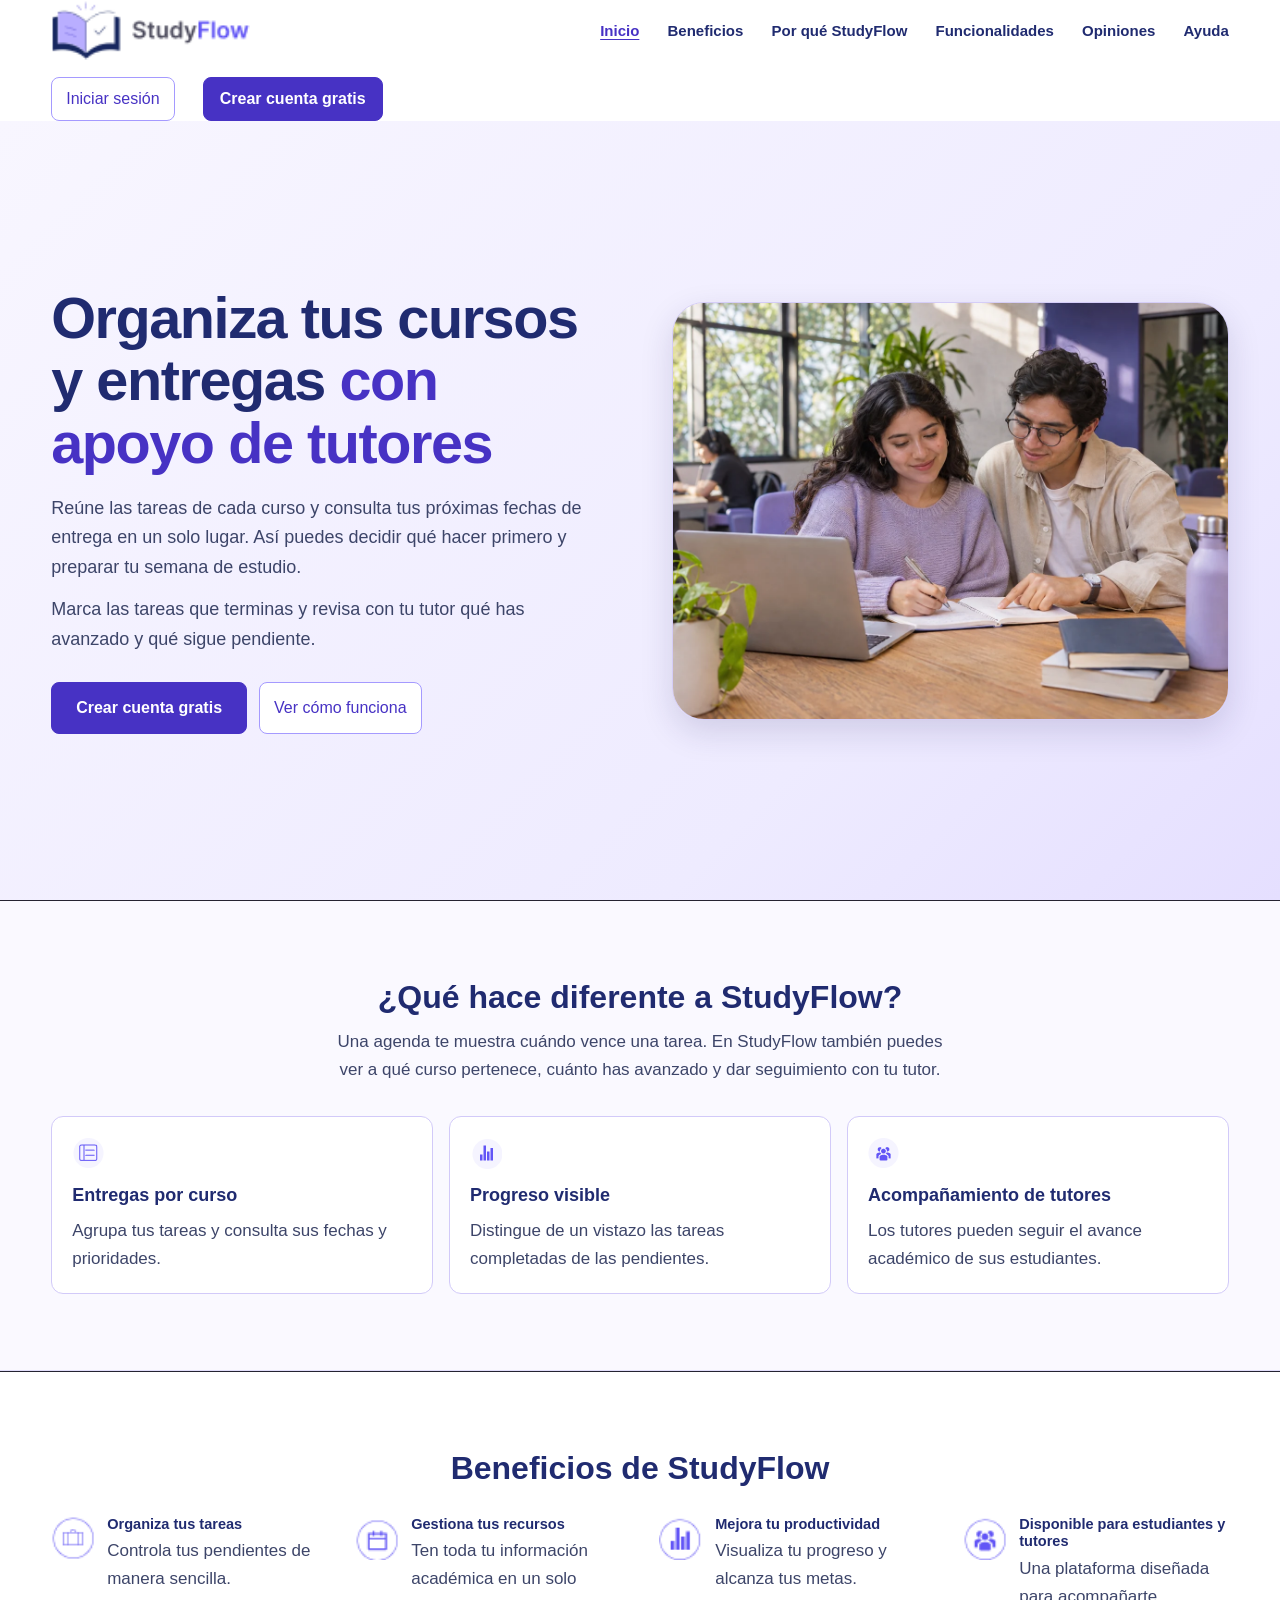
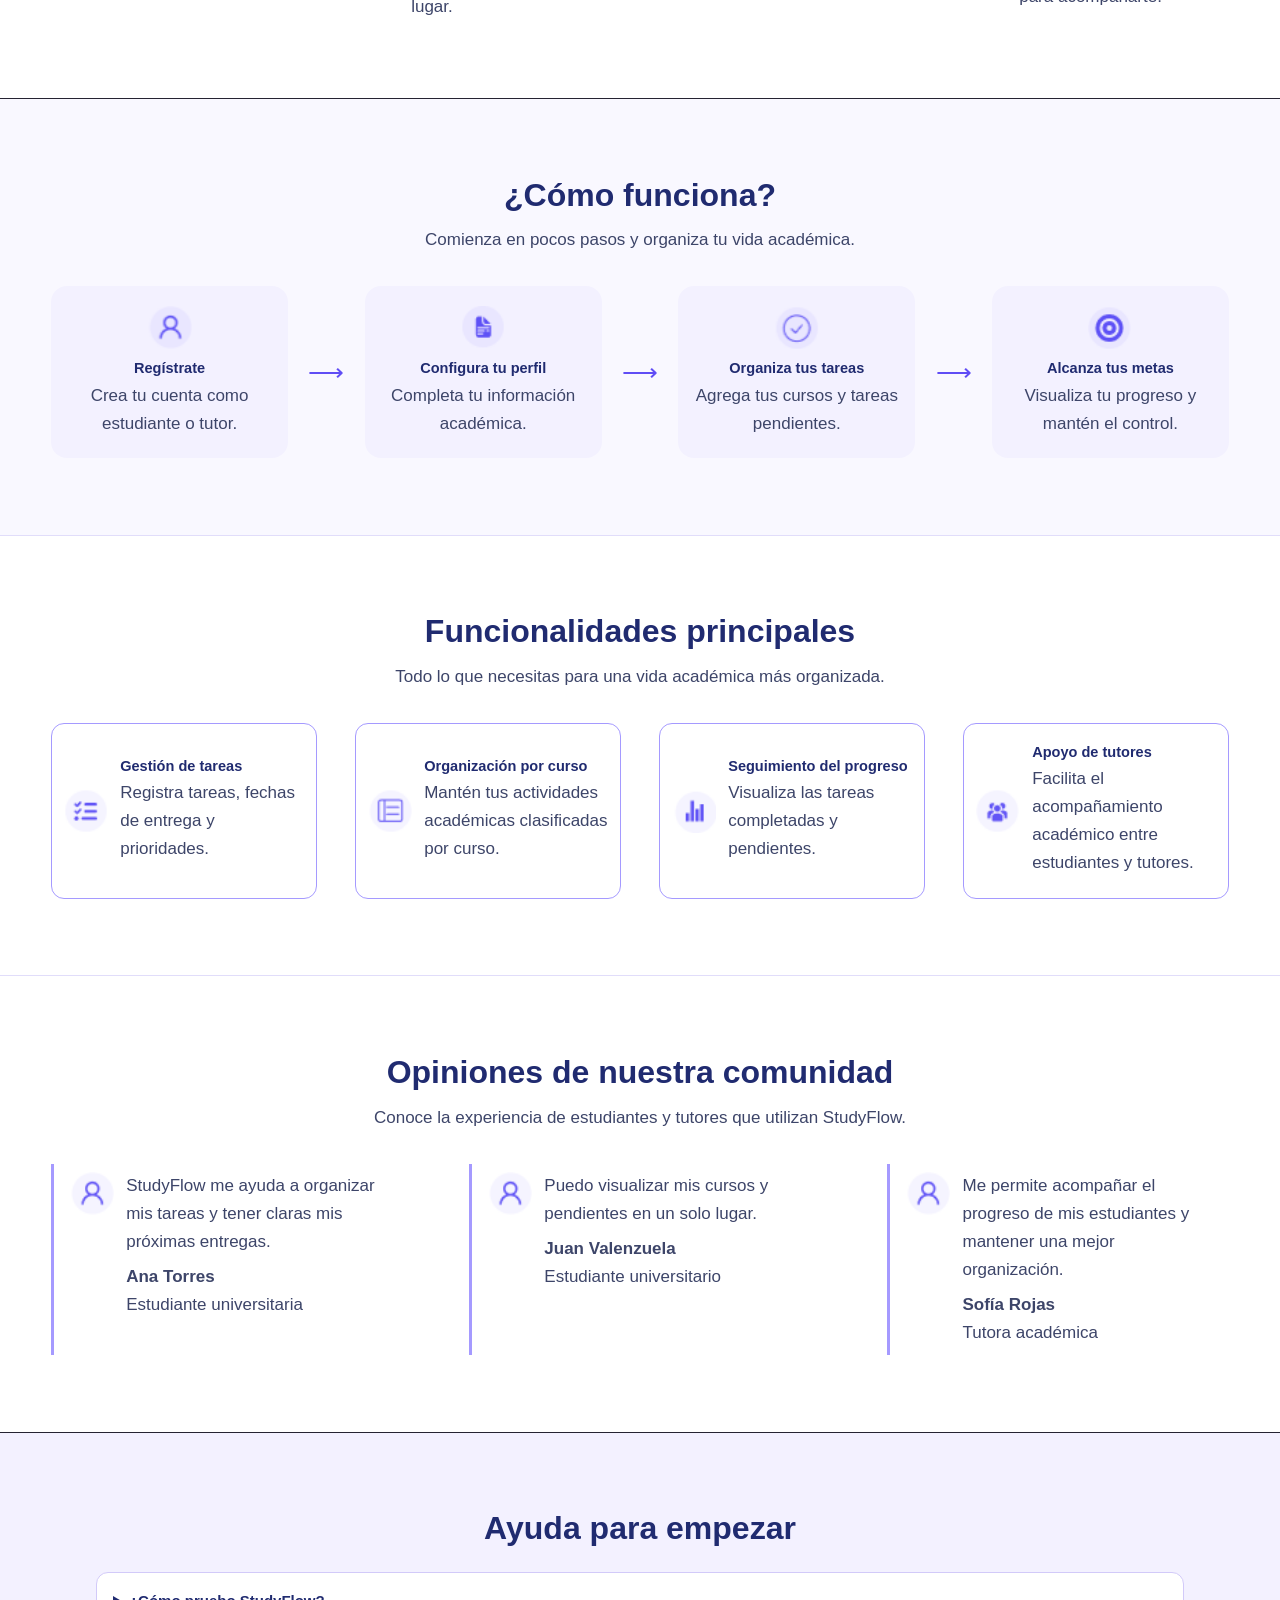
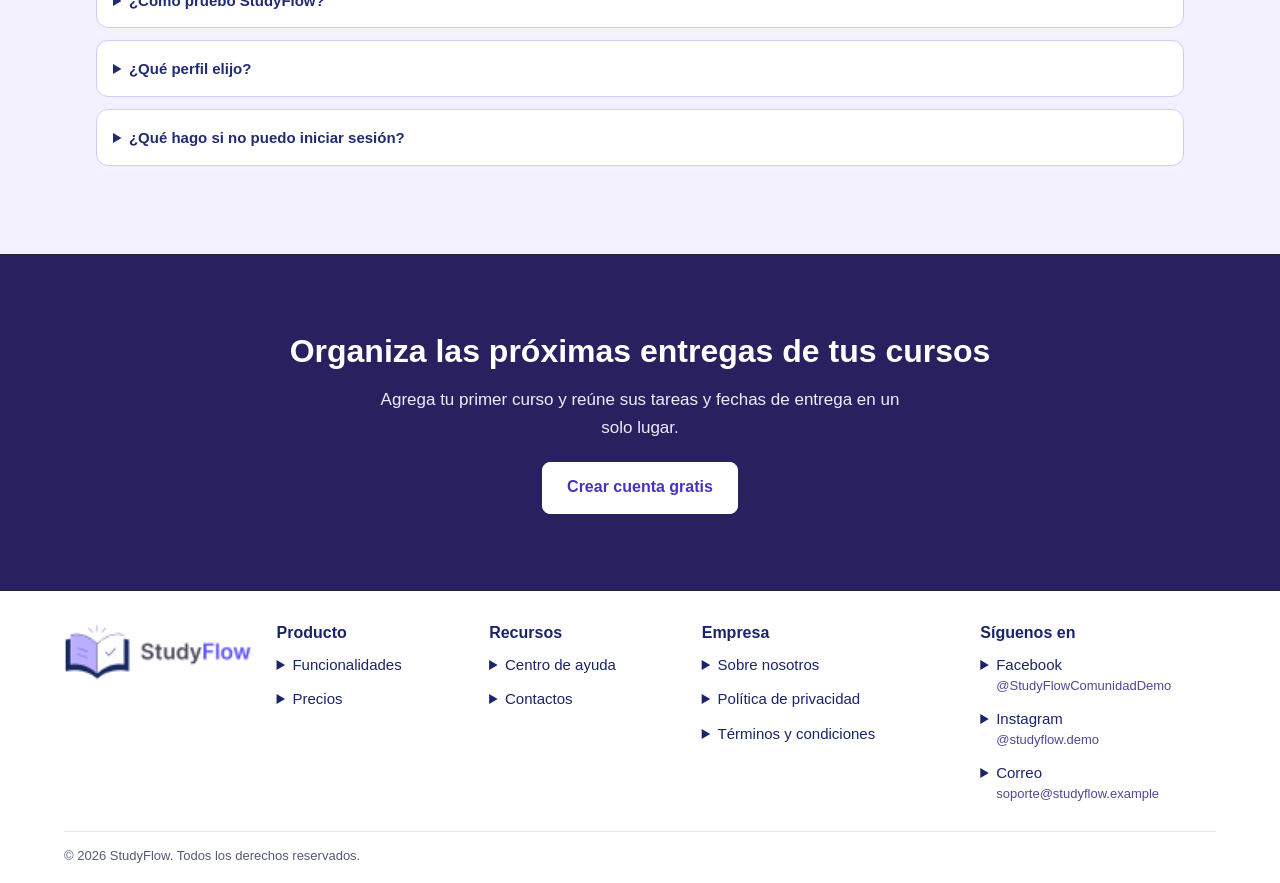
<file: index.html>
<!doctype html>
<html lang="es">
  <head>
    <meta charset="utf-8">
    <meta name="viewport" content="width=device-width, initial-scale=1">
    <title>StudyFlow | Organiza tu vida académica</title>
    <link rel="stylesheet" href="assets/styles/styles.css">
  </head>
  <body class="studyflow-landing">
    <header class="wrap top" id="inicio">
      <a href="#inicio">
        <img class="logo" src="assets/img/logo.png" alt="StudyFlow">
      </a>
      <nav aria-label="Navegación principal">
        <a href="#inicio" aria-current="location">Inicio</a>
        <a href="#beneficios">Beneficios</a>
        <a href="#diferencial">Por qué StudyFlow</a>
        <a href="#funciones">Funcionalidades</a>
        <a href="#opiniones">Opiniones</a>
        <a href="#ayuda">Ayuda</a>
      </nav>
      <div class="actions">
        <a class="button outline" href="login.html">Iniciar sesión</a>
        <a class="button sf-primary" href="registro.html">Crear cuenta gratis</a>
      </div>
    </header>
    <main>
      <section class="lavender sf-intro" aria-labelledby="titulo-portada">
        <div class="wrap hero">
          <div>
            <h1 id="titulo-portada">Organiza tus cursos y entregas <span>con apoyo de tutores</span></h1>
            <p>Reúne las tareas de cada curso y consulta tus próximas fechas de entrega en un solo lugar. Así puedes decidir qué hacer primero y preparar tu semana de estudio.</p>
            <p>Marca las tareas que terminas y revisa con tu tutor qué has avanzado y qué sigue pendiente.</p>
            <div class="actions">
              <a class="button sf-primary" href="registro.html">Crear cuenta gratis</a>
              <a class="button outline" href="#pasos">Ver cómo funciona</a>
            </div>
          </div>
          <img class="hero-art" src="assets/img/portada-studyflow.webp" alt="Una estudiante y su tutor revisan apuntes juntos" fetchpriority="high">
        </div>
      </section>
      <section class="section sf-difference" id="diferencial" aria-labelledby="titulo-diferencial">
        <div class="wrap">
          <h2 id="titulo-diferencial">¿Qué hace diferente a StudyFlow?</h2>
          <p class="subtitle">Una agenda te muestra cuándo vence una tarea. En StudyFlow también puedes ver a qué curso pertenece, cuánto has avanzado y dar seguimiento con tu tutor.</p>
          <ul>
            <li><img src="assets/img/icons/course.png" width="32" height="32" alt="">
              <strong>Entregas por curso</strong> Agrupa tus tareas y consulta sus fechas y prioridades.</li>
            <li><img src="assets/img/icons/progress.png" width="32" height="32" alt="">
              <strong>Progreso visible</strong> Distingue de un vistazo las tareas completadas de las pendientes.</li>
            <li><img src="assets/img/icons/support.png" width="32" height="32" alt="">
              <strong>Acompañamiento de tutores</strong> Los tutores pueden seguir el avance académico de sus estudiantes.</li>
          </ul>
        </div>
      </section>
      <section class="wrap section benefits" id="beneficios" aria-labelledby="titulo-beneficios">
        <h2 id="titulo-beneficios">Beneficios de StudyFlow</h2>
        <div class="grid">
          <article>
            <img src="assets/img/icons/tasks.png" alt="">
            <div>
              <h3>Organiza tus tareas</h3>
              <p>Controla tus pendientes de manera sencilla.</p>
            </div>
          </article>
          <article>
            <img src="assets/img/icons/calendar.png" alt="">
            <div>
              <h3>Gestiona tus recursos</h3>
              <p>Ten toda tu información académica en un solo lugar.</p>
            </div>
          </article>
          <article>
            <img src="assets/img/icons/chart.png" alt="">
            <div>
              <h3>Mejora tu productividad</h3>
              <p>Visualiza tu progreso y alcanza tus metas.</p>
            </div>
          </article>
          <article>
            <img src="assets/img/icons/team.png" alt="">
            <div>
              <h3>Disponible para estudiantes y tutores</h3>
              <p>Una plataforma diseñada para acompañarte.</p>
            </div>
          </article>
        </div>
      </section>
      <section class="lavender section" id="pasos">
        <div class="wrap">
          <h2>¿Cómo funciona?</h2>
          <p class="subtitle">Comienza en pocos pasos y organiza tu vida académica.</p>
          <ol class="grid steps">
            <li>
              <img src="assets/img/icons/user.png" alt="">
              <h3>Regístrate</h3>
              <p>Crea tu cuenta como estudiante o tutor.</p>
            </li>
            <li>
              <img src="assets/img/icons/file.png" alt="">
              <h3>Configura tu perfil</h3>
              <p>Completa tu información académica.</p>
            </li>
            <li>
              <img src="assets/img/icons/check.png" alt="">
              <h3>Organiza tus tareas</h3>
              <p>Agrega tus cursos y tareas pendientes.</p>
            </li>
            <li>
              <img src="assets/img/icons/target.png" alt="">
              <h3>Alcanza tus metas</h3>
              <p>Visualiza tu progreso y mantén el control.</p>
            </li>
          </ol>
        </div>
      </section>
      <section class="wrap section" id="funciones">
        <h2>Funcionalidades principales</h2>
        <p class="subtitle">Todo lo que necesitas para una vida académica más organizada.</p>
        <div class="grid features">
          <article>
            <img src="assets/img/icons/list.png" alt="">
            <div>
              <h3>Gestión de tareas</h3>
              <p>Registra tareas, fechas de entrega y prioridades.</p>
            </div>
          </article>
          <article>
            <img src="assets/img/icons/course.png" alt="">
            <div>
              <h3>Organización por curso</h3>
              <p>Mantén tus actividades académicas clasificadas por curso.</p>
            </div>
          </article>
          <article>
            <img src="assets/img/icons/progress.png" alt="">
            <div>
              <h3>Seguimiento del progreso</h3>
              <p>Visualiza las tareas completadas y pendientes.</p>
            </div>
          </article>
          <article>
            <img src="assets/img/icons/support.png" alt="">
            <div>
              <h3>Apoyo de tutores</h3>
              <p>Facilita el acompañamiento académico entre estudiantes y tutores.</p>
            </div>
          </article>
        </div>
      </section>
      <section class="lavender section opinions" id="opiniones">
        <div class="wrap">
          <h2>Opiniones de nuestra comunidad</h2>
          <p class="subtitle">Conoce la experiencia de estudiantes y tutores que utilizan StudyFlow.</p>
          <div class="quotes">
            <figure>
              <img src="assets/img/icons/user.png" alt="">
              <div>
                <blockquote>StudyFlow me ayuda a organizar mis tareas y tener claras mis próximas entregas.</blockquote>
                <figcaption><strong>Ana Torres</strong><br>Estudiante universitaria</figcaption>
              </div>
            </figure>
            <figure>
              <img src="assets/img/icons/user.png" alt="">
              <div>
                <blockquote>Puedo visualizar mis cursos y pendientes en un solo lugar.</blockquote>
                <figcaption><strong>Juan Valenzuela</strong><br>Estudiante universitario</figcaption>
              </div>
            </figure>
            <figure>
              <img src="assets/img/icons/user.png" alt="">
              <div>
                <blockquote>Me permite acompañar el progreso de mis estudiantes y mantener una mejor organización.</blockquote>
                <figcaption><strong>Sofía Rojas</strong><br>Tutora académica</figcaption>
              </div>
            </figure>
          </div>
        </div>
      </section>
      <section class="section lavender sf-help" id="ayuda" aria-labelledby="titulo-ayuda">
        <div class="wrap">
          <h2 id="titulo-ayuda">Ayuda para empezar</h2>
          <div class="sf-questions">
            <details>
              <summary>¿Cómo pruebo StudyFlow?</summary>
              <p>Abre <a href="login.html#prueba">la demostración</a>, elige Estudiante o Tutor y pulsa «Rellenar datos de prueba». Luego selecciona «Iniciar sesión».</p>
            </details>
            <details>
              <summary>¿Qué perfil elijo?</summary>
              <p>Elige Estudiante para explorar cursos y entregas. Elige Tutor para explorar el seguimiento académico.</p>
            </details>
            <details>
              <summary>¿Qué hago si no puedo iniciar sesión?</summary>
              <p>Revisa el correo, la contraseña y el perfil. Si cerraste la pestaña donde creaste tu cuenta de prueba, vuelve a registrarte o usa los datos de la demostración.</p>
            </details>
          </div>
        </div>
      </section>
      <section class="section callout">
        <h2>Organiza las próximas entregas de tus cursos</h2>
        <p>Agrega tu primer curso y reúne sus tareas y fechas de entrega en un solo lugar.</p>
        <a class="button sf-primary" href="registro.html">Crear cuenta gratis</a>
      </section>
    </main>
    <footer class="sf-footer">
      <div class="sf-footer-grid">
        <a class="sf-brand" href="#inicio">
          <img class="logo" src="assets/img/logo.png" alt="StudyFlow">
        </a>

        <section aria-labelledby="sf-producto">
          <h2 id="sf-producto">Producto</h2>

          <details>
            <summary>Funcionalidades</summary>
            <p>Organiza tus cursos, consulta las próximas entregas y marca las tareas que ya terminaste.</p>
          </details>

          <details>
            <summary>Precios</summary>
            <p><strong>Gratis · S/ 0 al mes</strong><br>Hasta tres cursos y un calendario.</p>
            <p><strong>Plus · S/ 15 al mes</strong><br>Cursos ilimitados y recordatorios personalizados.</p>
            <p><small>Precios de ejemplo.</small></p>
          </details>
        </section>

        <section aria-labelledby="sf-recursos">
          <h2 id="sf-recursos">Recursos</h2>

          <details>
            <summary>Centro de ayuda</summary>
            <p><strong>¿Cómo creo un curso?</strong><br>En tu panel, selecciona «Nuevo curso» y escribe su nombre.</p>
            <p><strong>¿Cómo completo una tarea?</strong><br>Abre el curso y marca la casilla junto a la tarea.</p>
          </details>

          <details>
            <summary>Contactos</summary>
            <p><strong>Teléfono</strong><br>+1 (202) 555-0147</p>
            <p><strong>Correo</strong><br>soporte@studyflow.example</p>
            <p><strong>Horario</strong><br>Lunes a viernes, de 9 a. m. a 6 p. m.</p>
            <p><small>Datos de contacto ficticios.</small></p>
          </details>
        </section>

        <section aria-labelledby="sf-empresa">
          <h2 id="sf-empresa">Empresa</h2>

          <details>
            <summary>Sobre nosotros</summary>
            <p>StudyFlow ayuda a estudiantes a reunir sus cursos, tareas y fechas de entrega en un solo lugar.</p>
          </details>

          <details>
            <summary>Política de privacidad</summary>
            <p><strong>Datos que utilizamos.</strong> Los datos de una cuenta pueden incluir tu nombre, correo, cursos, tareas y preferencias.</p>
            <p><strong>Para qué los utilizamos.</strong> Para administrar tu cuenta, guardar tus tareas, enviarte los recordatorios que configures y responder tus consultas.</p>
            <p><strong>Conservación y solicitudes.</strong> Conservamos los datos durante el tiempo necesario para prestar el servicio. Puedes solicitar acceso, corrección o eliminación escribiendo a privacidad@studyflow.example.</p>
            <p><small>Texto de ejemplo para StudyFlow.</small></p>
          </details>

          <details>
            <summary>Términos y condiciones</summary>
            <p><strong>Uso del servicio.</strong> StudyFlow permite organizar cursos y tareas. Al usar el servicio, aceptas estos términos y te comprometes a respetar los derechos de otras personas.</p>
            <p><strong>Cuenta y contenido.</strong> Protege tus credenciales. Conservas los derechos sobre el contenido que subes y autorizas a StudyFlow a almacenarlo y mostrarlo para prestar el servicio.</p>
            <p><strong>Uso permitido.</strong> Queda prohibido acceder a cuentas ajenas, difundir contenido ilegal o interferir con el funcionamiento del servicio.</p>
            <p><strong>Planes y consultas.</strong> Si contratas un plan de pago, verás el precio, la frecuencia de cobro y las condiciones de cancelación antes de confirmar. Para consultas, escribe a soporte@studyflow.example.</p>
            <p><small>Texto de ejemplo para StudyFlow.</small></p>
          </details>
        </section>

        <section aria-labelledby="sf-redes">
          <h2 id="sf-redes">Síguenos en</h2>

          <details>
            <summary>Facebook <span class="sf-handle">@StudyFlowComunidadDemo</span></summary>
            <p>StudyFlow Comunidad comparte ideas de organización y novedades del producto.</p>
            <p><small>Perfil ficticio.</small></p>
          </details>

          <details>
            <summary>Instagram <span class="sf-handle">@studyflow.demo</span></summary>
            <p>Consejos de estudio, calendarios y rutinas para organizar tu semana.</p>
            <p><small>Perfil ficticio.</small></p>
          </details>

          <details>
            <summary>Correo <span class="sf-handle">soporte@studyflow.example</span></summary>
            <p>Equipo de soporte de StudyFlow. Atención para consultas, sugerencias y problemas con la cuenta.</p>
            <p><small>Dirección ficticia.</small></p>
          </details>
        </section>
      </div>

      <p class="sf-copyright">© 2026 StudyFlow. Todos los derechos reservados.</p>
    </footer>
    <script src="assets/scripts/landing.js" defer></script>
  </body>
</html>
</file>
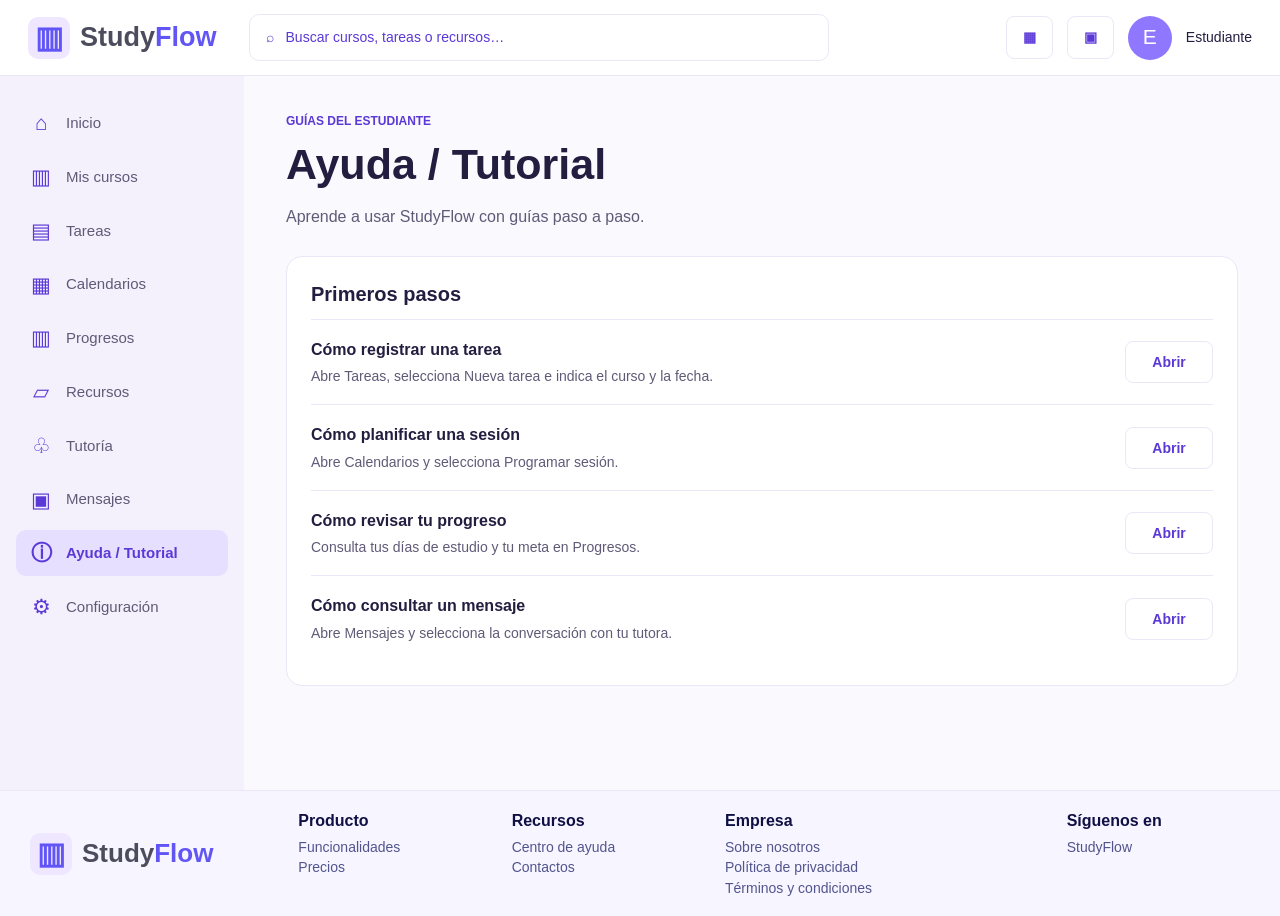
<file: ayuda-estudiante.html>
<!doctype html>
<html lang="es">
<head>
  <meta charset="utf-8">
  <meta name="viewport" content="width=device-width,initial-scale=1">
  <title>Ayuda / Tutorial | StudyFlow</title>
  <link rel="stylesheet" href="assets/styles/estudiante.css">
  <link rel="stylesheet" href="assets/styles/estudiante-vistas.css">
</head>
<body class="vista-simple">
  <header><a class="marca" href="index.html"><span class="libro-marca" aria-hidden="true">▥</span><span>Study<span>Flow</span></span></a><a class="buscador" href="tareas.html" style="padding:12px 16px;font-size:14px"><span aria-hidden="true">⌕</span>Buscar cursos, tareas o recursos…</a><div class="cuenta"><a class="boton" href="calendarios.html" aria-label="Calendarios">▦</a><a class="boton" href="mensajes.html" aria-label="Mensajes">▣</a><span class="avatar">E</span><span class="nombre">Estudiante</span></div></header>
  <div class="estructura-estudiante">
    <aside><nav aria-label="Menú del estudiante"><a href="inicio-estudiante.html"><span class="icono" aria-hidden="true">⌂</span>Inicio</a><a href="inicio-estudiante.html#mis-cursos"><span class="icono" aria-hidden="true">▥</span>Mis cursos</a><a href="tareas.html"><span class="icono" aria-hidden="true">▤</span>Tareas</a><a href="calendarios.html"><span class="icono" aria-hidden="true">▦</span>Calendarios</a><a href="progresos.html"><span class="icono" aria-hidden="true">▥</span>Progresos</a><a href="recursos.html"><span class="icono" aria-hidden="true">▱</span>Recursos</a><a href="inicio-estudiante.html"><span class="icono" aria-hidden="true">♧</span>Tutoría</a><a href="mensajes.html"><span class="icono" aria-hidden="true">▣</span>Mensajes</a><a href="ayuda-estudiante.html" aria-current="page"><span class="icono" aria-hidden="true">ⓘ</span>Ayuda / Tutorial</a><a href="inicio-estudiante.html"><span class="icono" aria-hidden="true">⚙</span>Configuración</a></nav></aside>
    <main><small class="eyebrow">GUÍAS DEL ESTUDIANTE</small><h1>Ayuda / Tutorial</h1><p class="subtitulo">Aprende a usar StudyFlow con guías paso a paso.</p><section class="panel"><h2>Primeros pasos</h2><article class="guia-fila"><div><h3>Cómo registrar una tarea</h3><p>Abre Tareas, selecciona Nueva tarea e indica el curso y la fecha.</p></div><a class="boton" href="tareas.html">Abrir</a></article><article class="guia-fila"><div><h3>Cómo planificar una sesión</h3><p>Abre Calendarios y selecciona Programar sesión.</p></div><a class="boton" href="calendarios.html#programar">Abrir</a></article><article class="guia-fila"><div><h3>Cómo revisar tu progreso</h3><p>Consulta tus días de estudio y tu meta en Progresos.</p></div><a class="boton" href="progresos.html">Abrir</a></article><article class="guia-fila"><div><h3>Cómo consultar un mensaje</h3><p>Abre Mensajes y selecciona la conversación con tu tutora.</p></div><a class="boton" href="mensajes.html">Abrir</a></article></section></main>
  </div>
  <footer><a class="marca" href="index.html"><span class="libro-marca" aria-hidden="true">▥</span><span>Study<span>Flow</span></span></a><section><h3>Producto</h3><a href="index.html#funcionalidades">Funcionalidades</a><a href="index.html">Precios</a></section><section><h3>Recursos</h3><a href="ayuda-estudiante.html">Centro de ayuda</a><a href="index.html">Contactos</a></section><section><h3>Empresa</h3><a href="index.html">Sobre nosotros</a><a href="index.html">Política de privacidad</a><a href="index.html">Términos y condiciones</a></section><section><h3>Síguenos en</h3><a href="index.html">StudyFlow</a></section></footer>
</body>
</html>
</file>
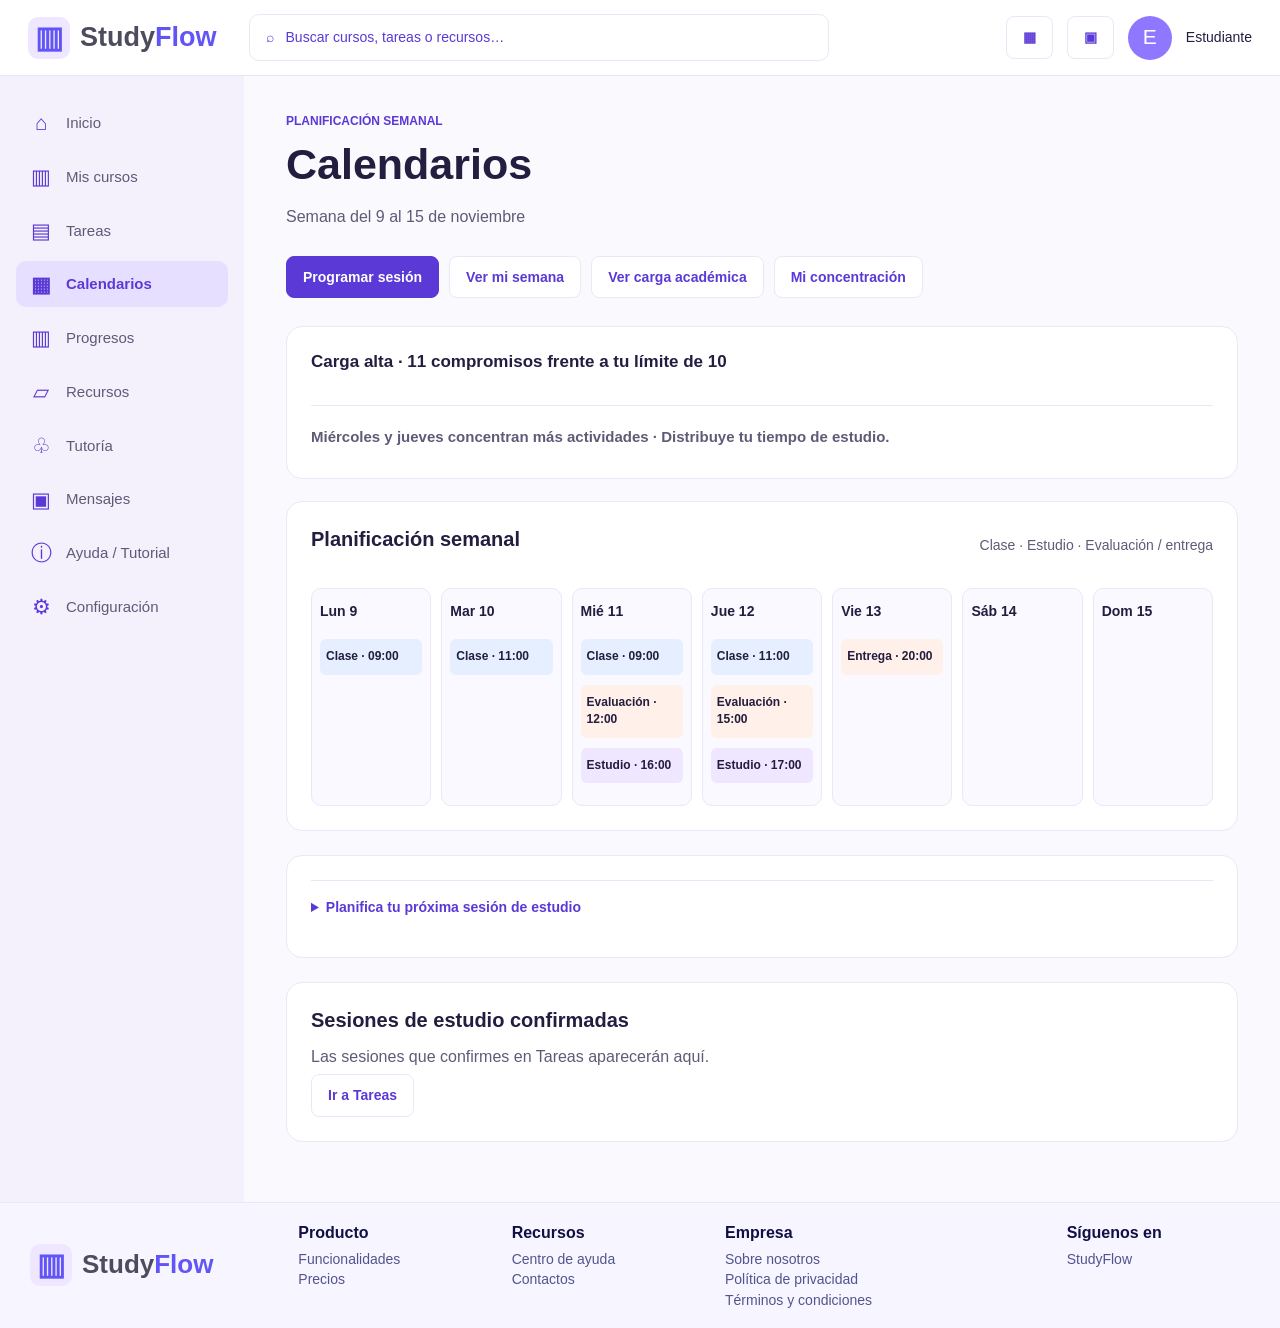
<file: calendarios.html>
<!doctype html>
<html lang="es">
<head>
  <meta charset="utf-8">
  <meta name="viewport" content="width=device-width,initial-scale=1">
  <title>Calendarios | StudyFlow</title>
  <link rel="stylesheet" href="assets/styles/estudiante.css">
  <link rel="stylesheet" href="assets/styles/estudiante-vistas.css">
  <script src="assets/scripts/calendario-tareas.js" defer></script>
</head>
<body class="vista-simple">
  <header><a class="marca" href="index.html"><span class="libro-marca" aria-hidden="true">▥</span><span>Study<span>Flow</span></span></a><a class="buscador" href="tareas.html" style="padding:12px 16px;font-size:14px"><span aria-hidden="true">⌕</span>Buscar cursos, tareas o recursos…</a><div class="cuenta"><a class="boton" href="calendarios.html" aria-label="Calendarios">▦</a><a class="boton" href="mensajes.html" aria-label="Mensajes">▣</a><span class="avatar">E</span><span class="nombre">Estudiante</span></div></header>
  <div class="estructura-estudiante">
    <aside><nav aria-label="Menú del estudiante"><a href="inicio-estudiante.html"><span class="icono" aria-hidden="true">⌂</span>Inicio</a><a href="inicio-estudiante.html#mis-cursos"><span class="icono" aria-hidden="true">▥</span>Mis cursos</a><a href="tareas.html"><span class="icono" aria-hidden="true">▤</span>Tareas</a><a href="calendarios.html" aria-current="page"><span class="icono" aria-hidden="true">▦</span>Calendarios</a><a href="progresos.html"><span class="icono" aria-hidden="true">▥</span>Progresos</a><a href="recursos.html"><span class="icono" aria-hidden="true">▱</span>Recursos</a><a href="inicio-estudiante.html"><span class="icono" aria-hidden="true">♧</span>Tutoría</a><a href="mensajes.html"><span class="icono" aria-hidden="true">▣</span>Mensajes</a><a href="ayuda-estudiante.html"><span class="icono" aria-hidden="true">ⓘ</span>Ayuda / Tutorial</a><a href="inicio-estudiante.html"><span class="icono" aria-hidden="true">⚙</span>Configuración</a></nav></aside>
    <main><small class="eyebrow">PLANIFICACIÓN SEMANAL</small><h1>Calendarios</h1><p class="subtitulo">Semana del 9 al 15 de noviembre</p>
<div class="acciones-principales"><a class="boton principal" href="#programar">Programar sesión</a><a class="boton" href="#planificacion">Ver mi semana</a><a class="boton" href="#carga">Ver carga académica</a><a class="boton" href="progresos.html">Mi concentración</a></div>
<section class="panel calendario-aviso" id="carga"><h2>Carga alta · 11 compromisos frente a tu límite de 10</h2><p>Miércoles y jueves concentran más actividades · Distribuye tu tiempo de estudio.</p></section>
<section class="panel" id="planificacion"><div class="calendario-cabecera"><h2>Planificación semanal</h2><p>Clase · Estudio · Evaluación / entrega</p></div><div class="semana-grid"><article class="dia-calendario"><h3>Lun 9</h3><a class="evento " href="tareas.html">Clase · 09:00</a></article><article class="dia-calendario"><h3>Mar 10</h3><a class="evento " href="tareas.html">Clase · 11:00</a></article><article class="dia-calendario"><h3>Mié 11</h3><a class="evento " href="tareas.html">Clase · 09:00</a><a class="evento entrega" href="tareas.html">Evaluación · 12:00</a><a class="evento estudio" href="tareas.html">Estudio · 16:00</a></article><article class="dia-calendario"><h3>Jue 12</h3><a class="evento " href="tareas.html">Clase · 11:00</a><a class="evento entrega" href="tareas.html">Evaluación · 15:00</a><a class="evento estudio" href="tareas.html">Estudio · 17:00</a></article><article class="dia-calendario"><h3>Vie 13</h3><a class="evento entrega" href="tareas.html">Entrega · 20:00</a></article><article class="dia-calendario"><h3>Sáb 14</h3></article><article class="dia-calendario"><h3>Dom 15</h3></article></div></section>
<section class="panel panel-extra" id="programar"><details><summary>Planifica tu próxima sesión de estudio</summary><p>Selecciona un curso, el día y la hora que deseas reservar en tu planificación.</p><div class="campos-sesion"><label>Curso<select><option>Base de Datos</option><option>Programación I</option><option>Cálculo I</option></select></label><label>Fecha<input type="date"></label><label>Hora de inicio<input type="time" value="16:00"></label><label>Duración<select><option>45 minutos</option><option>30 minutos</option><option>60 minutos</option></select></label></div></details></section>
<section class="panel panel-extra" id="sesiones-reprogramadas" aria-live="polite"></section></main>
  </div>
  <footer><a class="marca" href="index.html"><span class="libro-marca" aria-hidden="true">▥</span><span>Study<span>Flow</span></span></a><section><h3>Producto</h3><a href="index.html#funcionalidades">Funcionalidades</a><a href="index.html">Precios</a></section><section><h3>Recursos</h3><a href="ayuda-estudiante.html">Centro de ayuda</a><a href="index.html">Contactos</a></section><section><h3>Empresa</h3><a href="index.html">Sobre nosotros</a><a href="index.html">Política de privacidad</a><a href="index.html">Términos y condiciones</a></section><section><h3>Síguenos en</h3><a href="index.html">StudyFlow</a></section></footer>
</body>
</html>
</file>
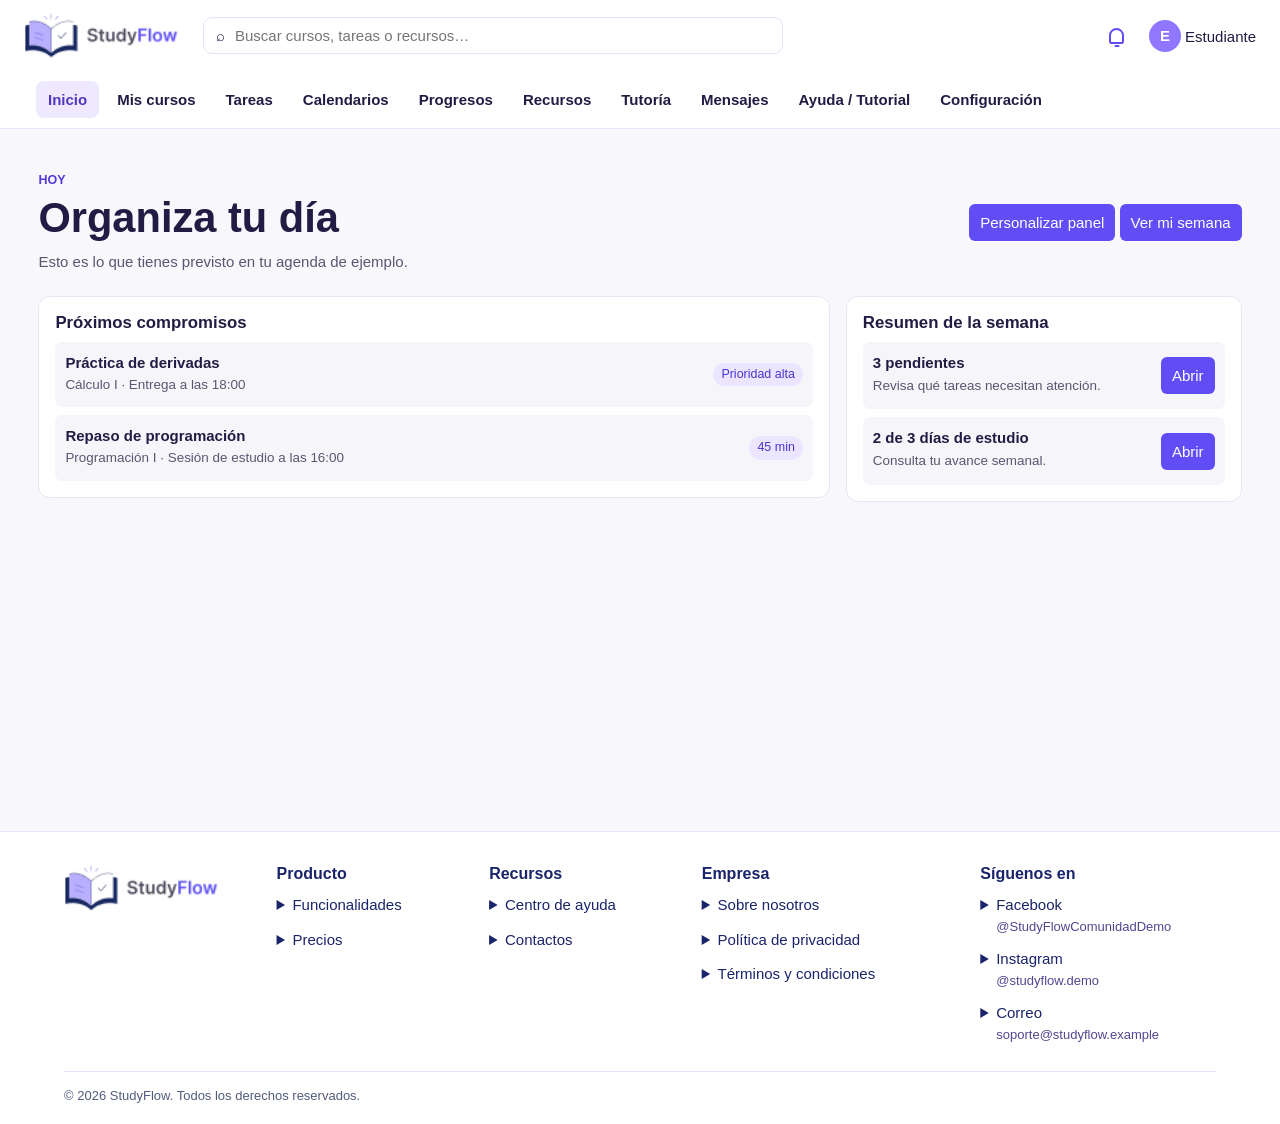
<file: inicio-estudiante.html>
<!doctype html>
<html lang="es"><head><meta charset="utf-8"><meta name="viewport" content="width=device-width,initial-scale=1"><title>Inicio de estudiante | StudyFlow</title><link rel="stylesheet" href="assets/styles/styles.css?v=2"><link rel="stylesheet" href="assets/styles/panel.css"><script src="assets/scripts/panel.js" defer></script><link rel="stylesheet" href="assets/styles/panel-tutor.css"><link rel="stylesheet" href="assets/styles/panel-header.css"></head>
<body data-perfil="estudiante">
<header class="encabezado-panel">
  <div class="barra"><a href="index.html"><img class="logo" src="assets/img/logo.png" alt="StudyFlow"></a><label class="buscar"><span aria-hidden="true">⌕</span><input id="buscar" type="search" aria-label="Buscar en el panel" placeholder="Buscar cursos, tareas o recursos…"></label><div class="cuenta">
<button class="boton-notificaciones" type="button" id="abrir-notificaciones" aria-label="Notificaciones" aria-haspopup="dialog" aria-controls="notificaciones">
  <span class="campana" aria-hidden="true"></span>
</button>
<a href="login.html?perfil=estudiante" title="Volver al inicio de sesión"><b>E</b> Estudiante</a></div></div>
  <nav class="menu-panel" aria-label="Menú del panel">
    <button type="button" data-vista="Inicio" aria-current="page">Inicio</button>
    <button type="button" data-vista="Mis cursos" >Mis cursos</button>
    <button type="button" data-vista="Tareas" >Tareas</button>
    <button type="button" data-vista="Calendarios" >Calendarios</button>
    <button type="button" data-vista="Progresos" >Progresos</button>
    <button type="button" data-vista="Recursos" >Recursos</button>
    <button type="button" data-vista="Tutoría" >Tutoría</button>
    <button type="button" data-vista="Mensajes" >Mensajes</button>
    <button type="button" data-vista="Ayuda / Tutorial" >Ayuda / Tutorial</button>
    <button type="button" data-vista="Configuración" >Configuración</button>
  </nav>
</header>
<div class="estructura">
<main class="panel-inicio"><div class="resumen"><div><small>HOY</small><h1>Organiza tu día</h1><p>Esto es lo que tienes previsto en tu agenda de ejemplo.</p></div><div><button type="button" data-vista="Personalizar panel">Personalizar panel</button> <button type="button" data-vista="Calendarios">Ver mi semana</button></div></div>
  <div class="columns"><section class="card"><h2>Próximos compromisos</h2><article class="fila " data-busqueda><div><strong>Práctica de derivadas</strong><p>Cálculo I · Entrega a las 18:00</p></div><span>Prioridad alta</span></article><article class="fila " data-busqueda><div><strong>Repaso de programación</strong><p>Programación I · Sesión de estudio a las 16:00</p></div><span>45 min</span></article></section>
  <section class="card"><h2>Resumen de la semana</h2><div class="fila"><div><strong>3 pendientes</strong><p>Revisa qué tareas necesitan atención.</p></div><button type="button" data-vista="Tareas">Abrir</button></div><div class="fila"><div><strong>2 de 3 días de estudio</strong><p>Consulta tu avance semanal.</p></div><button type="button" data-vista="Progresos">Abrir</button></div></section></div>

<section id="vista-mis-cursos" class="sf-cursos" hidden>
    <div class="sf-cursos-cabecera">
        <div>
            <small>CICLO ACTUAL</small>
            <h1>Mis cursos</h1>
            <p>Administra tus horarios y revisa qué cursos requieren atención.</p>
        </div>
        <button type="button" id="registrar-curso">
            Registrar curso
        </button>
    </div>

    <div class="sf-cursos-grid">
        <article class="sf-curso">
            <h2>Base de Datos</h2>
            <p>Lun y Mié · 09:00-10:30</p>
            <p>2 pendientes · 1 vencida</p>
            <div class="sf-curso-acciones">
                <button type="button">Ver tareas</button>
                <button type="button">Editar</button>
                <button type="button">Eliminar</button>
            </div>
        </article>

        <article class="sf-curso">
            <h2>Programación I</h2>
            <p>Mar y Jue · 11:00-12:30</p>
            <p>1 pendiente · 0 vencidas</p>
            <div class="sf-curso-acciones">
                <button type="button">Ver tareas</button>
                <button type="button">Editar</button>
                <button type="button">Eliminar</button>
            </div>
        </article>

        <article class="sf-curso">
            <h2>Comunicación</h2>
            <p>Vie · 10:00-11:30</p>
            <p>0 pendientes · 0 vencidas</p>
            <div class="sf-curso-acciones">
                <button type="button">Ver tareas</button>
                <button type="button">Editar</button>
                <button type="button">Eliminar</button>
            </div>
        </article>
    </div>

    <button type="button" id="ver-horario">
        Ver horario semanal
    </button>
</section>

<section id="vista-registrar-curso" class="sf-cursos" hidden>

    <div class="sf-cursos-cabecera">
        <div>
            <small>CICLO ACTUAL</small>
            <h1>Registrar curso</h1>
            <p>Mis cursos / Gestión de cursos y horarios</p>
        </div>
    </div>

    <form id="form-registrar-curso" class="card">
        <h2>Datos del curso</h2>

        <label for="nombre-curso">Nombre del curso</label>
        <input
            type="text"
            id="nombre-curso"
            placeholder="Ejemplo: Redes I"
            required
        >

        <p>Días de clase</p>

        <div class="sf-dias">
            <label><input type="checkbox" value="Lun"> Lun</label>
            <label><input type="checkbox" value="Mar"> Mar</label>
            <label><input type="checkbox" value="Mié"> Mié</label>
            <label><input type="checkbox" value="Jue"> Jue</label>
            <label><input type="checkbox" value="Vie"> Vie</label>
            <label><input type="checkbox" value="Sáb"> Sáb</label>
            <label><input type="checkbox" value="Dom"> Dom</label>
        </div>

        <div class="sf-horas">
            <div>
                <label for="hora-inicio">Hora de inicio</label>
                <input type="time" id="hora-inicio" required>
            </div>

            <div>
                <label for="hora-fin">Hora de finalización</label>
                <input type="time" id="hora-fin" required>
            </div>
        </div>

        <div class="sf-form-acciones">
            <button type="button" id="cancelar-curso">
                Cancelar
            </button>

            <button type="submit">
                Registrar curso
            </button>
        </div>
    </form>

</section>

<section id="sf-vista-tareas" class="sf-tareas" hidden>

    <div class="sf-tareas-cabecera">
        <div>
            <small>PENDIENTES</small>
            <h1>Tareas</h1>
            <p>Organiza tus entregas y evaluaciones por fecha o prioridad.</p>
        </div>

        <div class="sf-tareas-acciones">
            <button type="button" id="sf-boton-ordenar-tareas"
                    class="sf-boton-secundario">
                Ordenar actividades
            </button>
            <button type="button" id="sf-boton-nueva-tarea">
                Nueva tarea
            </button>
        </div>
    </div>

    <p id="sf-aviso-tareas" class="sf-aviso-tareas"
       role="status" hidden></p>

    <div class="sf-tareas-columnas">

        <section class="sf-tareas-tarjeta">
            <h2>Actividades académicas</h2>

            <div id="sf-lista-tareas">
                <!-- Aquí aparecerán las actividades -->
            </div>
        </section>

        <section id="sf-detalle-tarea" class="sf-tareas-tarjeta">
            <h2>Detalle de actividad</h2>

            <h3 id="sf-detalle-titulo"></h3>
            <p id="sf-detalle-info"></p>
            <p id="sf-detalle-fecha"></p>

            <button type="button" id="sf-cambiar-estado-tarea">
                Marcar como completada
            </button>
        </section>

    </div>
</section>

<section id="sf-vista-nueva-tarea" class="sf-tareas" hidden>

    <small>HU06 / ESPACIO ESTUDIANTE</small>
    <h1>Nueva actividad</h1>
    <p>Registra una tarea o evaluación para uno de tus cursos.</p>

    <form id="sf-form-nueva-tarea" class="sf-tareas-tarjeta sf-form-tarea">

        <h2>Datos de la actividad</h2>

        <label for="sf-tarea-curso">Curso</label>
        <select id="sf-tarea-curso" required>
            <option>Base de Datos</option>
            <option>Programación I</option>
            <option>Comunicación</option>
            <option>Cálculo I</option>
        </select>

        <label for="sf-tarea-tipo">Tipo de actividad</label>
        <select id="sf-tarea-tipo" required>
            <option>Tarea</option>
            <option>Evaluación</option>
        </select>

        <label for="sf-tarea-titulo">Título</label>
        <input type="text" id="sf-tarea-titulo"
               placeholder="Ejemplo: Práctica de normalización"
               maxlength="100" required>

        <label for="sf-tarea-fecha">Fecha límite</label>
        <input type="date" id="sf-tarea-fecha" required>

        <label for="sf-tarea-hora">Hora de entrega</label>
        <input type="time" id="sf-tarea-hora"
               value="23:59" required>

        <label for="sf-tarea-prioridad">Prioridad</label>
        <select id="sf-tarea-prioridad">
            <option>Alta</option>
            <option selected>Media</option>
            <option>Baja</option>
        </select>

        <div class="sf-tareas-acciones">
            <button type="button" id="sf-cancelar-nueva-tarea"
                    class="sf-boton-secundario">
                Cancelar
            </button>

            <button type="submit">Guardar actividad</button>
        </div>

    </form>
</section>

<section id="sf-vista-orden-tareas" class="sf-tareas" hidden>

    <small>HU07 / ESPACIO ESTUDIANTE</small>
    <h1>Tareas y evaluaciones</h1>
    <p>Ordena las actividades según su fecha de entrega o prioridad.</p>

    <form id="sf-form-ordenar-tareas"
          class="sf-tareas-tarjeta sf-form-tarea">

        <h2>Ordenar por</h2>

        <label class="sf-opcion-orden">
            <input type="radio" name="orden"
                   value="prioridad" checked>
            Mayor prioridad (alta a baja)
        </label>

        <label class="sf-opcion-orden">
            <input type="radio" name="orden" value="fecha">
            Fecha de entrega (más cercana)
        </label>

        <label class="sf-opcion-orden">
            <input type="radio" name="orden" value="original">
            Orden original
        </label>

        <div class="sf-tareas-acciones">
            <button type="button" id="sf-cancelar-orden-tareas"
                    class="sf-boton-secundario">
                Cancelar
            </button>
            <button type="submit">Aplicar orden</button>
        </div>
    </form>
</section>

<template id="sf-plantilla-tarea">
    <button type="button" class="sf-tarea-fila">
        <span class="sf-tarea-texto">
            <strong class="sf-tarea-nombre"></strong>
            <small class="sf-tarea-subtitulo"></small>
        </span>
        <span class="sf-tarea-prioridad"></span>
    </button>
</template>

<section id="sf-vista-calendarios" class="sf-calendarios" hidden>

    <div class="sf-cal-cabecera">

        <small>CALENDARIOS / HU08 · HU21 · HU33 · HU42</small>

        <h1>Inicio de Calendarios</h1>

        <p>Semana del 9 al 15 de noviembre</p>

        <div class="sf-cal-acciones">
            <button type="button" id="sf-cal-programar">
                Programar sesión
            </button>

            <button type="button" id="sf-cal-simular"
                    class="sf-cal-secundario">
                Simular semana
            </button>

            <button type="button" id="sf-cal-carga"
                    class="sf-cal-secundario">
                Ver carga académica
            </button>

            <button type="button" id="sf-cal-concentracion"
                    class="sf-cal-secundario">
                Iniciar concentración
            </button>
        </div>

    </div>

    
    <section class="sf-cal-tarjeta sf-cal-alerta">

        <p>
            <strong>
                Carga alta · 11 compromisos frente a tu límite de 10
            </strong>
        </p>

        <hr>

        <p>
            <strong>
                Miércoles y jueves concentran más actividades ·
                Revisar sugerencia
            </strong>
        </p>

    </section>

    
    <section class="sf-cal-tarjeta">

        <div class="sf-cal-titulo-semana">
            <h2>Planificación semanal</h2>

            <small>Clase · Estudio · Evaluación / entrega</small>
        </div>

        <div class="sf-cal-semana">

            <!-- LUNES -->
            <div class="sf-cal-dia">
                <h3>Lun 9</h3>

                <div class="sf-cal-evento sf-cal-clase">
                    Clase · 09:00
                </div>
            </div>

            <!-- MARTES -->
            <div class="sf-cal-dia">
                <h3>Mar 10</h3>

                <div class="sf-cal-evento sf-cal-clase">
                    Clase · 11:00
                </div>
            </div>

            <!-- MIÉRCOLES -->
            <div class="sf-cal-dia">
                <h3>Mié 11</h3>

                <div class="sf-cal-evento sf-cal-clase">
                    Clase · 09:00
                </div>

                <div class="sf-cal-evento sf-cal-evaluacion">
                    Evaluación · 12:00
                </div>

                <div class="sf-cal-evento sf-cal-estudio">
                    Estudio · 16:00
                </div>
            </div>

            <!-- JUEVES -->
            <div class="sf-cal-dia">
                <h3>Jue 12</h3>

                <div class="sf-cal-evento sf-cal-clase">
                    Clase · 11:00
                </div>

                <div class="sf-cal-evento sf-cal-evaluacion">
                    Evaluación · 15:00
                </div>

                <div class="sf-cal-evento sf-cal-estudio">
                    Estudio · 17:00
                </div>
            </div>

            <!-- VIERNES -->
            <div class="sf-cal-dia">
                <h3>Vie 13</h3>

                <div class="sf-cal-evento sf-cal-entrega">
                    Entrega · 20:00
                </div>
            </div>

            <!-- SÁBADO -->
            <div class="sf-cal-dia">
                <h3>Sáb 14</h3>
            </div>

            <!-- DOMINGO -->
            <div class="sf-cal-dia">
                <h3>Dom 15</h3>
            </div>

        </div>

    </section>

</section>

<section id="sf-cal-vista-programar" class="sf-calendarios" hidden>

    <div class="sf-cal-cabecera">
        <small>CALENDARIOS / HU08</small>

        <h1>Programar sesión</h1>

        <p>Elige un espacio libre en tu semana</p>
    </div>

    <form id="sf-cal-form-programar">

        <div class="sf-cal-acciones sf-cal-botones-form">
            <button type="submit" id="sf-cal-guardar-sesion">
                Guardar sesión
            </button>

            <button type="button"
                    id="sf-cal-cancelar-programar"
                    class="sf-cal-secundario">
                Cancelar
            </button>
        </div>

        <div class="sf-cal-tarjeta sf-cal-formulario">

           
            <div class="sf-cal-campo">
                <label for="sf-cal-curso">
                    Curso y actividad
                </label>

                <select id="sf-cal-curso" required>
                    <option value="Repaso de normalización">
                        Base de Datos · Repaso de normalización
                    </option>

                    <option value="Práctica de consultas SQL">
                        Base de Datos · Práctica de consultas SQL
                    </option>

                    <option value="Laboratorio de arreglos">
                        Programación I · Laboratorio de arreglos
                    </option>

                    <option value="Repaso de derivadas">
                        Cálculo I · Repaso de derivadas
                    </option>
                </select>
            </div>

            
            <div class="sf-cal-campo">
                <label for="sf-cal-fecha">
                    Fecha
                </label>

                <input type="date"
                       id="sf-cal-fecha"
                       required>
            </div>

            
            <div class="sf-cal-campo">
                <label for="sf-cal-hora">
                    Hora de inicio
                </label>

                <input type="time"
                       id="sf-cal-hora"
                       value="15:00"
                       required>
            </div>

           
            <div class="sf-cal-campo">
                <label for="sf-cal-duracion">
                    Duración estimada
                </label>

                <select id="sf-cal-duracion" required>
                    <option value="15">15 min</option>
                    <option value="25">25 min</option>
                    <option value="45">45 min</option>
                    <option value="60" selected>60 min</option>
                    <option value="90">90 min</option>
                    <option value="120">120 min</option>
                </select>
            </div>

        </div>

    </form>

</section>

<!-- ==========================================
     CALENDARIOS - HU08
     SESIÓN PROGRAMADA
========================================== -->

<section id="sf-cal-vista-sesion" class="sf-calendarios" hidden>

    <div class="sf-cal-cabecera">
        <small>CALENDARIOS / HU08</small>
        <h1>Sesión programada</h1>
        <p>El repaso ya aparece en tu horario semanal</p>

        <div class="sf-cal-acciones">
            <button type="button" id="sf-cal-editar-sesion">
                Editar sesión
            </button>

            <button type="button" id="sf-cal-ir-eliminar"
                    class="sf-cal-secundario">
                Eliminar sesión
            </button>
        </div>
    </div>

    <div class="sf-cal-tarjeta">
        <h3 id="sf-cal-sesion-titulo">
            Repaso de normalización
        </h3>

        <p id="sf-cal-sesion-info">
            Martes 10 · 15:00–16:00 · Sesión de estudio
        </p>
    </div>

    <div class="sf-cal-tarjeta">
        <div class="sf-cal-titulo-semana">
            <h2>Planificación semanal</h2>
            <small>Clase · Estudio · Evaluación / entrega</small>
        </div>

        <div id="sf-cal-semana-programada"></div>
    </div>

</section>


<!-- ==========================================
     CALENDARIOS - HU08
     EDITAR SESIÓN
========================================== -->

<section id="sf-cal-vista-editar" class="sf-calendarios" hidden>

    <div class="sf-cal-cabecera">
        <small>CALENDARIOS / HU08</small>
        <h1>Editar sesión</h1>

        <p id="sf-cal-editar-descripcion">
            Repaso de normalización · Base de Datos
        </p>
    </div>

    <form id="sf-cal-form-editar">

        <div class="sf-cal-acciones sf-cal-botones-form">

            <button type="submit">
                Guardar cambios
            </button>

            <button type="button" id="sf-cal-cancelar-edicion"
                    class="sf-cal-secundario">
                Cancelar
            </button>

        </div>

        <div class="sf-cal-tarjeta sf-cal-formulario">

            <div class="sf-cal-campo">
                <label for="sf-cal-editar-fecha">
                    Nueva fecha
                </label>

                <input type="date"
                       id="sf-cal-editar-fecha"
                       required>
            </div>

            <div class="sf-cal-campo">
                <label for="sf-cal-editar-hora">
                    Hora de inicio
                </label>

                <input type="time"
                       id="sf-cal-editar-hora"
                       required>
            </div>

            <div class="sf-cal-campo">
                <label for="sf-cal-editar-duracion">
                    Duración estimada
                </label>

                <select id="sf-cal-editar-duracion" required>
                    <option value="15">15 min</option>
                    <option value="25">25 min</option>
                    <option value="45">45 min</option>
                    <option value="60">60 min</option>
                    <option value="90">90 min</option>
                    <option value="120">120 min</option>
                </select>
            </div>

        </div>
    </form>

</section>


<!-- ==========================================
     CALENDARIOS - HU08
     CONFLICTO DE HORARIO
========================================== -->

<section id="sf-cal-vista-conflicto" class="sf-calendarios" hidden>

    <div class="sf-cal-cabecera">
        <small>CALENDARIOS / HU08</small>
        <h1>Conflicto de horario</h1>
        <p>Revisa el horario antes de guardar</p>

        <div class="sf-cal-acciones">
            <button type="button" id="sf-cal-elegir-otro-horario">
                Elegir otro horario
            </button>
        </div>
    </div>

    <div class="sf-cal-tarjeta sf-cal-conflicto">

        <h3>Horario elegido</h3>
        <p id="sf-cal-conflicto-elegido">
            Miércoles 11 · 09:30–10:30
        </p>

        <hr>

        <h3>Se superpone con una clase</h3>
        <p id="sf-cal-conflicto-ocupado">
            Base de Datos · Miércoles 11 · 09:00–10:30
        </p>

    </div>

</section>


<!-- ==========================================
     CALENDARIOS - HU08
     SESIÓN ACTUALIZADA
========================================== -->

<section id="sf-cal-vista-actualizada" class="sf-calendarios" hidden>

    <div class="sf-cal-cabecera">
        <small>CALENDARIOS / HU08</small>
        <h1>Sesión actualizada</h1>
        <p>El nuevo horario aparece en la planificación semanal</p>

        <div class="sf-cal-acciones">
            <button type="button" class="sf-cal-volver-inicio">
                Volver a Calendarios
            </button>
        </div>
    </div>

    <div class="sf-cal-tarjeta">
        <h3 id="sf-cal-actualizada-titulo">
            Repaso de normalización
        </h3>

        <p id="sf-cal-actualizada-info">
            Miércoles 11 · 16:00–17:00
        </p>
    </div>

    <div class="sf-cal-tarjeta">
        <div class="sf-cal-titulo-semana">
            <h2>Planificación semanal</h2>
            <small>Clase · Estudio · Evaluación / entrega</small>
        </div>

        <div id="sf-cal-semana-actualizada"></div>
    </div>

</section>


<!-- ==========================================
     CALENDARIOS - HU08
     ELIMINAR SESIÓN
========================================== -->

<section id="sf-cal-vista-eliminar" class="sf-calendarios" hidden>

    <div class="sf-cal-cabecera">
        <small>CALENDARIOS / HU08</small>
        <h1>Eliminar sesión</h1>

        <p id="sf-cal-eliminar-descripcion">
            Repaso de normalización · Miércoles 11, 16:00–17:00
        </p>

        <div class="sf-cal-acciones">

            <button type="button" id="sf-cal-confirmar-eliminar">
                Eliminar sesión
            </button>

            <button type="button" id="sf-cal-cancelar-eliminar"
                    class="sf-cal-secundario">
                Cancelar
            </button>

        </div>
    </div>

    <div class="sf-cal-tarjeta">
        <h3>Quitar del calendario</h3>

        <p>
            Confirma si quieres eliminar esta sesión de estudio.
        </p>
    </div>

</section>

<section id="sf-cal-vista-eliminada" class="sf-calendarios" hidden>

    <div class="sf-cal-cabecera">
        <small>CALENDARIOS / HU08</small>
        <h1>Sesión eliminada</h1>

        <p>La semana se actualizó tras eliminar la sesión</p>

        <div class="sf-cal-acciones">
            <button type="button" class="sf-cal-volver-inicio">
                Volver a Calendarios
            </button>
        </div>
    </div>

    <div class="sf-cal-tarjeta">
        <div class="sf-cal-titulo-semana">
            <h2>Planificación semanal</h2>
            <small>Clase · Estudio · Evaluación / entrega</small>
        </div>

        <div id="sf-cal-semana-eliminada"></div>
    </div>

</section>


<!-- CALENDARIOS - HU42: SIMULAR SEMANA -->

<section id="sf-cal-vista-simular" class="sf-calendarios" hidden>

    <div class="sf-cal-cabecera">
        <small>CALENDARIOS / HU42</small>

        <h1>Simular semana</h1>

        <p>
            Borrador temporal · Tu calendario actual sigue guardado
        </p>

        <div class="sf-cal-acciones">

            <button type="button" id="sf-cal-comparar">
                Comparar planificación
            </button>

            <button type="button"
                    id="sf-cal-descartar"
                    class="sf-cal-secundario">
                Descartar simulación
            </button>

        </div>
    </div>

    <div class="sf-cal-tarjeta">

        <h3>Actividades para reorganizar</h3>

        <div id="sf-cal-lista-simulacion">

            <div class="sf-cal-simulacion-item">
                <strong>Repaso de normalización</strong>
                <p>
                    Mié 11, 16:00 → Vie 13, 15:00
                </p>
            </div>

            <div class="sf-cal-simulacion-item">
                <strong>Práctica de consultas SQL</strong>
                <p>
                    Jue 12, 17:00 → Sáb 14, 10:00
                </p>
            </div>

        </div>

    </div>

    <div class="sf-cal-tarjeta">

        <h3>Mover actividad</h3>

        <p>
            Selecciona otra fecha y hora para reorganizarla.
        </p>

        <form id="sf-cal-form-simulacion"
              class="sf-cal-form-simulacion">

            <div class="sf-cal-campo">
                <label for="sf-cal-sim-actividad">
                    Actividad
                </label>

                <select id="sf-cal-sim-actividad" required>
                    <option value="normalizacion">
                        Repaso de normalización
                    </option>

                    <option value="sql">
                        Práctica de consultas SQL
                    </option>
                </select>
            </div>

            <div class="sf-cal-campo">
                <label for="sf-cal-sim-fecha">
                    Nueva fecha
                </label>

                <input type="date"
                       id="sf-cal-sim-fecha"
                       value="2026-11-13"
                       required>
            </div>

            <div class="sf-cal-campo">
                <label for="sf-cal-sim-hora">
                    Nueva hora
                </label>

                <input type="time"
                       id="sf-cal-sim-hora"
                       value="15:00"
                       required>
            </div>

            <div class="sf-cal-acciones">
                <button type="submit">
                    Simular cambio
                </button>
            </div>

        </form>

    </div>

</section>


<!-- CALENDARIOS - HU42: COMPARAR PLANIFICACIÓN -->

<section id="sf-cal-vista-comparar" class="sf-calendarios" hidden>

    <div class="sf-cal-cabecera">
        <small>CALENDARIOS / HU42</small>

        <h1>Comparar planificación</h1>

        <p>
            Compara la distribución de estudio antes de decidir
        </p>

        <div class="sf-cal-acciones">

            <button type="button" id="sf-cal-aplicar">
                Aplicar simulación
            </button>

            <button type="button"
                    id="sf-cal-descartar-comparacion"
                    class="sf-cal-secundario">
                Descartar simulación
            </button>

        </div>
    </div>

    <div class="sf-cal-tarjeta">

        <div id="sf-cal-comparacion">

            <div class="sf-cal-comparacion-item">
                <strong>Miércoles 11</strong>
                <p>Original: 120 min → Simulación: 60 min</p>
            </div>

            <div class="sf-cal-comparacion-item">
                <strong>Jueves 12</strong>
                <p>Original: 120 min → Simulación: 60 min</p>
            </div>

            <div class="sf-cal-comparacion-item">
                <strong>Viernes 13</strong>
                <p>Original: 0 min → Simulación: 60 min</p>
            </div>

            <div class="sf-cal-comparacion-item">
                <strong>Sábado 14</strong>
                <p>Original: 0 min → Simulación: 60 min</p>
            </div>

        </div>

    </div>

</section>


<!-- CALENDARIOS - HU42: SIMULACIÓN APLICADA -->

<section id="sf-cal-vista-simulacion-aplicada"
         class="sf-calendarios" hidden>

    <div class="sf-cal-cabecera">

        <small>CALENDARIOS / HU42</small>

        <h1>Simulación aplicada</h1>

        <p>
            Los cambios ya aparecen en tu calendario
        </p>

        <div class="sf-cal-acciones">
            <button type="button"
                    id="sf-cal-volver-aplicada">
                Volver a Calendarios
            </button>
        </div>

    </div>

    <div class="sf-cal-tarjeta">

        <div id="sf-cal-resumen-aplicada">

            <div class="sf-cal-simulacion-item">
                <strong>Repaso de normalización</strong>
                <p>Viernes 13 · 15:00–16:00</p>
            </div>

            <div class="sf-cal-simulacion-item">
                <strong>Práctica de consultas SQL</strong>
                <p>Sábado 14 · 10:00–11:00</p>
            </div>

        </div>

    </div>

    <div class="sf-cal-tarjeta">

        <div class="sf-cal-titulo-semana">
            <h2>Planificación semanal</h2>

            <small>
                Clase · Estudio · Evaluación / entrega
            </small>
        </div>

        <div id="sf-cal-semana-simulada"></div>

    </div>

</section>


<section id="sf-cal-vista-simulacion-descartada"
         class="sf-calendarios" hidden>

    <div class="sf-cal-cabecera">

        <small>CALENDARIOS / HU42</small>

        <h1>Simulación descartada</h1>

        <p>Se mantiene la planificación original</p>

        <div class="sf-cal-acciones">
            <button type="button"
                    id="sf-cal-volver-descartada">
                Volver a Calendarios
            </button>
        </div>

    </div>

    <div class="sf-cal-tarjeta">

        <div class="sf-cal-titulo-semana">
            <h2>Planificación semanal</h2>

            <small>
                Clase · Estudio · Evaluación / entrega
            </small>
        </div>

        <div id="sf-cal-semana-descartada"></div>

    </div>

</section>


<!-- =====================================
     CALENDARIOS - HU33
     CARGA ACADÉMICA
====================================== -->

<section id="sf-cal-vista-carga" class="sf-calendarios" hidden>

    <div class="sf-cal-cabecera">

        <small>CALENDARIOS / HU42 · HU33</small>

        <h1>Carga académica</h1>

        <p>Compara las responsabilidades de cada semana</p>

        <div class="sf-cal-acciones">

            <button type="button" id="sf-cal-revisar-sugerencias">
                Revisar sugerencias
            </button>

            <button type="button"
                    id="sf-cal-regresar-carga"
                    class="sf-cal-secundario">
                Volver a Calendarios
            </button>

        </div>

    </div>

    <div class="sf-cal-tarjeta">

        <div class="sf-cal-carga-lista">

            <!-- SEMANA 1 -->
            <div class="sf-cal-carga-item">

                <div class="sf-cal-carga-info">
                    <strong>2–8 nov</strong>

                    <p>
                        2 tareas · 1 evaluación · 2 sesiones
                    </p>
                </div>

                <div class="sf-cal-carga-indicador">

                    <div class="sf-cal-carga-barra">
                        <div class="sf-cal-carga-progreso"
                             style="width: 45.45%;">
                        </div>
                    </div>

                    <strong>5</strong>

                </div>

            </div>

            <!-- SEMANA 2 -->
            <div class="sf-cal-carga-item">

                <div class="sf-cal-carga-info">
                    <strong>9–15 nov · Mayor carga</strong>

                    <p>
                        3 tareas · 3 evaluaciones · 5 sesiones
                    </p>
                </div>

                <div class="sf-cal-carga-indicador">

                    <div class="sf-cal-carga-barra">
                        <div class="sf-cal-carga-progreso sf-cal-carga-alta"
                             style="width: 100%;">
                        </div>
                    </div>

                    <strong>11</strong>

                </div>

            </div>

            <!-- SEMANA 3 -->
            <div class="sf-cal-carga-item">

                <div class="sf-cal-carga-info">
                    <strong>16–22 nov</strong>

                    <p>
                        2 tareas · 2 evaluaciones · 3 sesiones
                    </p>
                </div>

                <div class="sf-cal-carga-indicador">

                    <div class="sf-cal-carga-barra">
                        <div class="sf-cal-carga-progreso"
                             style="width: 63.64%;">
                        </div>
                    </div>

                    <strong>7</strong>

                </div>

            </div>

        </div>

    </div>

</section>


<!-- =====================================
     CALENDARIOS - HU33
     REDISTRIBUIR LA SEMANA
====================================== -->

<section id="sf-cal-vista-redistribuir"
         class="sf-calendarios" hidden>

    <div class="sf-cal-cabecera">

        <small>CALENDARIOS / HU33</small>

        <h1>Redistribuir la semana</h1>

        <p>
            11 compromisos · Límite configurado de 10
        </p>

        <div class="sf-cal-acciones">

            <button type="button"
                    id="sf-cal-confirmar-redistribucion">
                Confirmar redistribución
            </button>

            <button type="button"
                    id="sf-cal-cancelar-redistribucion"
                    class="sf-cal-secundario">
                Cancelar
            </button>

        </div>

    </div>

    <div class="sf-cal-tarjeta">

        <!-- DÍAS CON MAYOR CARGA -->
        <div class="sf-cal-redistribucion-item">

            <strong class="sf-cal-texto-advertencia">
                Días más cargados
            </strong>

            <p>
                Miércoles y jueves · 4 compromisos cada día
            </p>

        </div>

        <!-- PRIMERA SUGERENCIA -->
        <div class="sf-cal-redistribucion-item">

            <strong class="sf-cal-texto-advertencia">
                Repaso de normalización
            </strong>

            <p>
                Mié 11, 16:00 → Vie 13, 15:00
            </p>

        </div>

        <!-- SEGUNDA SUGERENCIA -->
        <div class="sf-cal-redistribucion-item">

            <strong class="sf-cal-texto-advertencia">
                Práctica de consultas SQL
            </strong>

            <p>
                Jue 12, 17:00 → Sáb 14, 10:00
            </p>

        </div>

    </div>

</section>


<!-- =====================================
     CALENDARIOS - HU33
     CARGA ACTUALIZADA
====================================== -->

<section id="sf-cal-vista-carga-actualizada"
         class="sf-calendarios" hidden>

    <div class="sf-cal-cabecera">

        <small>CALENDARIOS / HU33 · HU42</small>

        <h1>Carga actualizada</h1>

        <p>
            El total semanal sigue en 11 y la carga diaria
            queda más repartida
        </p>

        <div class="sf-cal-acciones">

            <button type="button"
                    id="sf-cal-ver-calendario-actualizado">
                Ver calendario actualizado
            </button>

        </div>

    </div>

    <div class="sf-cal-tarjeta">

        <div class="sf-cal-redistribucion-item">

            <strong>Miércoles</strong>

            <p id="sf-cal-carga-miercoles">
                4 → 3 compromisos
            </p>

        </div>

        <div class="sf-cal-redistribucion-item">

            <strong>Jueves</strong>

            <p id="sf-cal-carga-jueves">
                4 → 3 compromisos
            </p>

        </div>

        <div class="sf-cal-redistribucion-item">

            <strong>Viernes</strong>

            <p id="sf-cal-carga-viernes">
                1 → 2 compromisos
            </p>

        </div>

        <div class="sf-cal-redistribucion-item">

            <strong>Sábado</strong>

            <p id="sf-cal-carga-sabado">
                0 → 1 compromiso
            </p>

        </div>

    </div>

</section>

<section id="sf-cal-vista-preparar-concentracion"
         class="sf-calendarios" hidden>

    <div class="sf-cal-cabecera">
        <small>CALENDARIOS / HU21</small>

        <h1>Preparar concentración</h1>

        <p>Repaso de normalización · Base de Datos</p>
    </div>

    <form id="sf-cal-form-concentracion">

        <div class="sf-cal-acciones sf-cal-botones-form">

            <button type="submit" id="sf-cal-iniciar-temporizador">
                Iniciar temporizador
            </button>

            <button type="button"
                    id="sf-cal-cancelar-concentracion"
                    class="sf-cal-secundario">
                Volver a Calendarios
            </button>

        </div>

        <div class="sf-cal-tarjeta">

            <fieldset class="sf-cal-opciones-duracion">

                <legend>Duración</legend>

                <div class="sf-cal-grupo-duracion">

                    <label>
                        <input type="radio"
                               name="sf-cal-duracion"
                               value="15">
                        15 min
                    </label>

                    <label>
                        <input type="radio"
                               name="sf-cal-duracion"
                               value="25"
                               checked>
                        25 min
                    </label>

                    <label>
                        <input type="radio"
                               name="sf-cal-duracion"
                               value="45">
                        45 min
                    </label>

                    <label>
                        <input type="radio"
                               name="sf-cal-duracion"
                               value="personalizar">
                        Personalizar
                    </label>

                </div>

                <div id="sf-cal-personalizar-duracion" hidden>

                    <label for="sf-cal-minutos-personalizados">
                        Duración personalizada (minutos)
                    </label>

                    <input type="number"
                           id="sf-cal-minutos-personalizados"
                           min="1"
                           max="180"
                           placeholder="Ejemplo: 30"
                           disabled>

                </div>

            </fieldset>

        </div>

    </form>

</section>

<section id="sf-cal-vista-concentracion-curso"
         class="sf-calendarios" hidden>

    <div class="sf-cal-cabecera">

        <small>CALENDARIOS / HU21</small>

        <h1>Concentración en curso</h1>

        <p id="sf-cal-concentracion-descripcion">
            Repaso de normalización · Sesión de 25 min
        </p>

    </div>

    <div class="sf-cal-tarjeta">

        <h3>Tiempo restante</h3>

        <p id="sf-cal-tiempo-resumen">
            25:00
        </p>

    </div>

    <div class="sf-cal-tarjeta sf-cal-tarjeta-temporizador">

        <h3>Modo de concentración</h3>

        <div id="sf-cal-temporizador"
             role="timer"
             aria-label="Tiempo restante">
            25:00
        </div>

    </div>

</section>

<section id="sf-cal-vista-concentracion-finalizada"
         class="sf-calendarios" hidden>

    <div class="sf-cal-cabecera">

        <small>CALENDARIOS / HU21</small>

        <h1>Concentración finalizada</h1>

        <p>StudyFlow registró la sesión realizada</p>

        <div class="sf-cal-acciones">

            <button type="button"
                    id="sf-cal-volver-finalizada">
                Volver a Calendarios
            </button>

        </div>

    </div>

    <div class="sf-cal-tarjeta">

        <h3>Sesión registrada</h3>

        <p id="sf-cal-sesion-registrada">
            Repaso de normalización · 25 min · Base de Datos
        </p>

    </div>

    <div class="sf-cal-tarjeta sf-cal-tarjeta-resultado">

        <h3>Sesión guardada</h3>

        <p id="sf-cal-minutos-registrados">
            25 min
        </p>

    </div>

</section>

  <p id="resultado" role="status"></p>
</main>
</div>
    <footer class="sf-footer">
      <div class="sf-footer-grid">
        <a class="sf-brand" href="#inicio">
          <img class="logo" src="assets/img/logo.png" alt="StudyFlow">
        </a>

        <section aria-labelledby="sf-producto">
          <h2 id="sf-producto">Producto</h2>

          <details>
            <summary>Funcionalidades</summary>
            <p>Organiza tus cursos, consulta las próximas entregas y marca las tareas que ya terminaste.</p>
          </details>

          <details>
            <summary>Precios</summary>
            <p><strong>Gratis · S/ 0 al mes</strong><br>Hasta tres cursos y un calendario.</p>
            <p><strong>Plus · S/ 15 al mes</strong><br>Cursos ilimitados y recordatorios personalizados.</p>
            <p><small>Precios de ejemplo.</small></p>
          </details>
        </section>

        <section aria-labelledby="sf-recursos">
          <h2 id="sf-recursos">Recursos</h2>

          <details>
            <summary>Centro de ayuda</summary>
            <p><strong>¿Cómo creo un curso?</strong><br>En tu panel, selecciona «Nuevo curso» y escribe su nombre.</p>
            <p><strong>¿Cómo completo una tarea?</strong><br>Abre el curso y marca la casilla junto a la tarea.</p>
          </details>

          <details>
            <summary>Contactos</summary>
            <p><strong>Teléfono</strong><br>+1 (202) 555-0147</p>
            <p><strong>Correo</strong><br>soporte@studyflow.example</p>
            <p><strong>Horario</strong><br>Lunes a viernes, de 9 a. m. a 6 p. m.</p>
            <p><small>Datos de contacto ficticios.</small></p>
          </details>
        </section>

        <section aria-labelledby="sf-empresa">
          <h2 id="sf-empresa">Empresa</h2>

          <details>
            <summary>Sobre nosotros</summary>
            <p>StudyFlow ayuda a estudiantes a reunir sus cursos, tareas y fechas de entrega en un solo lugar.</p>
          </details>

          <details>
            <summary>Política de privacidad</summary>
            <p><strong>Datos que utilizamos.</strong> Los datos de una cuenta pueden incluir tu nombre, correo, cursos, tareas y preferencias.</p>
            <p><strong>Para qué los utilizamos.</strong> Para administrar tu cuenta, guardar tus tareas, enviarte los recordatorios que configures y responder tus consultas.</p>
            <p><strong>Conservación y solicitudes.</strong> Conservamos los datos durante el tiempo necesario para prestar el servicio. Puedes solicitar acceso, corrección o eliminación escribiendo a privacidad@studyflow.example.</p>
            <p><small>Texto de ejemplo para StudyFlow.</small></p>
          </details>

          <details>
            <summary>Términos y condiciones</summary>
            <p><strong>Uso del servicio.</strong> StudyFlow permite organizar cursos y tareas. Al usar el servicio, aceptas estos términos y te comprometes a respetar los derechos de otras personas.</p>
            <p><strong>Cuenta y contenido.</strong> Protege tus credenciales. Conservas los derechos sobre el contenido que subes y autorizas a StudyFlow a almacenarlo y mostrarlo para prestar el servicio.</p>
            <p><strong>Uso permitido.</strong> Queda prohibido acceder a cuentas ajenas, difundir contenido ilegal o interferir con el funcionamiento del servicio.</p>
            <p><strong>Planes y consultas.</strong> Si contratas un plan de pago, verás el precio, la frecuencia de cobro y las condiciones de cancelación antes de confirmar. Para consultas, escribe a soporte@studyflow.example.</p>
            <p><small>Texto de ejemplo para StudyFlow.</small></p>
          </details>
        </section>

        <section aria-labelledby="sf-redes">
          <h2 id="sf-redes">Síguenos en</h2>

          <details>
            <summary>Facebook <span class="sf-handle">@StudyFlowComunidadDemo</span></summary>
            <p>StudyFlow Comunidad comparte ideas de organización y novedades del producto.</p>
            <p><small>Perfil ficticio.</small></p>
          </details>

          <details>
            <summary>Instagram <span class="sf-handle">@studyflow.demo</span></summary>
            <p>Consejos de estudio, calendarios y rutinas para organizar tu semana.</p>
            <p><small>Perfil ficticio.</small></p>
          </details>

          <details>
            <summary>Correo <span class="sf-handle">soporte@studyflow.example</span></summary>
            <p>Equipo de soporte de StudyFlow. Atención para consultas, sugerencias y problemas con la cuenta.</p>
            <p><small>Dirección ficticia.</small></p>
          </details>
        </section>
      </div>

      <p class="sf-copyright">© 2026 StudyFlow. Todos los derechos reservados.</p>
    </footer>
<dialog id="detalle" aria-labelledby="detalle-titulo"><h2 id="detalle-titulo"></h2><div id="detalle-contenido"></div><form method="dialog"><button autofocus>Cerrar</button></form></dialog>
<dialog class="panel-notificaciones" id="notificaciones" aria-labelledby="notificaciones-titulo">
  <h2 id="notificaciones-titulo">Notificaciones</h2>
  <ul>
    <li>Tienes tareas pendientes por revisar.</li>
    <li>Consulta tus próximas entregas en Calendarios.</li>
  </ul>
  <form method="dialog"><button class="button" autofocus>Cerrar</button></form>
</dialog>
<script>
  const botonNotificaciones = document.querySelector("#abrir-notificaciones");
  const ventanaNotificaciones = document.querySelector("#notificaciones");

  botonNotificaciones.addEventListener("click", () => {
    ventanaNotificaciones.showModal();
  });
</script>
</body></html>
</file>
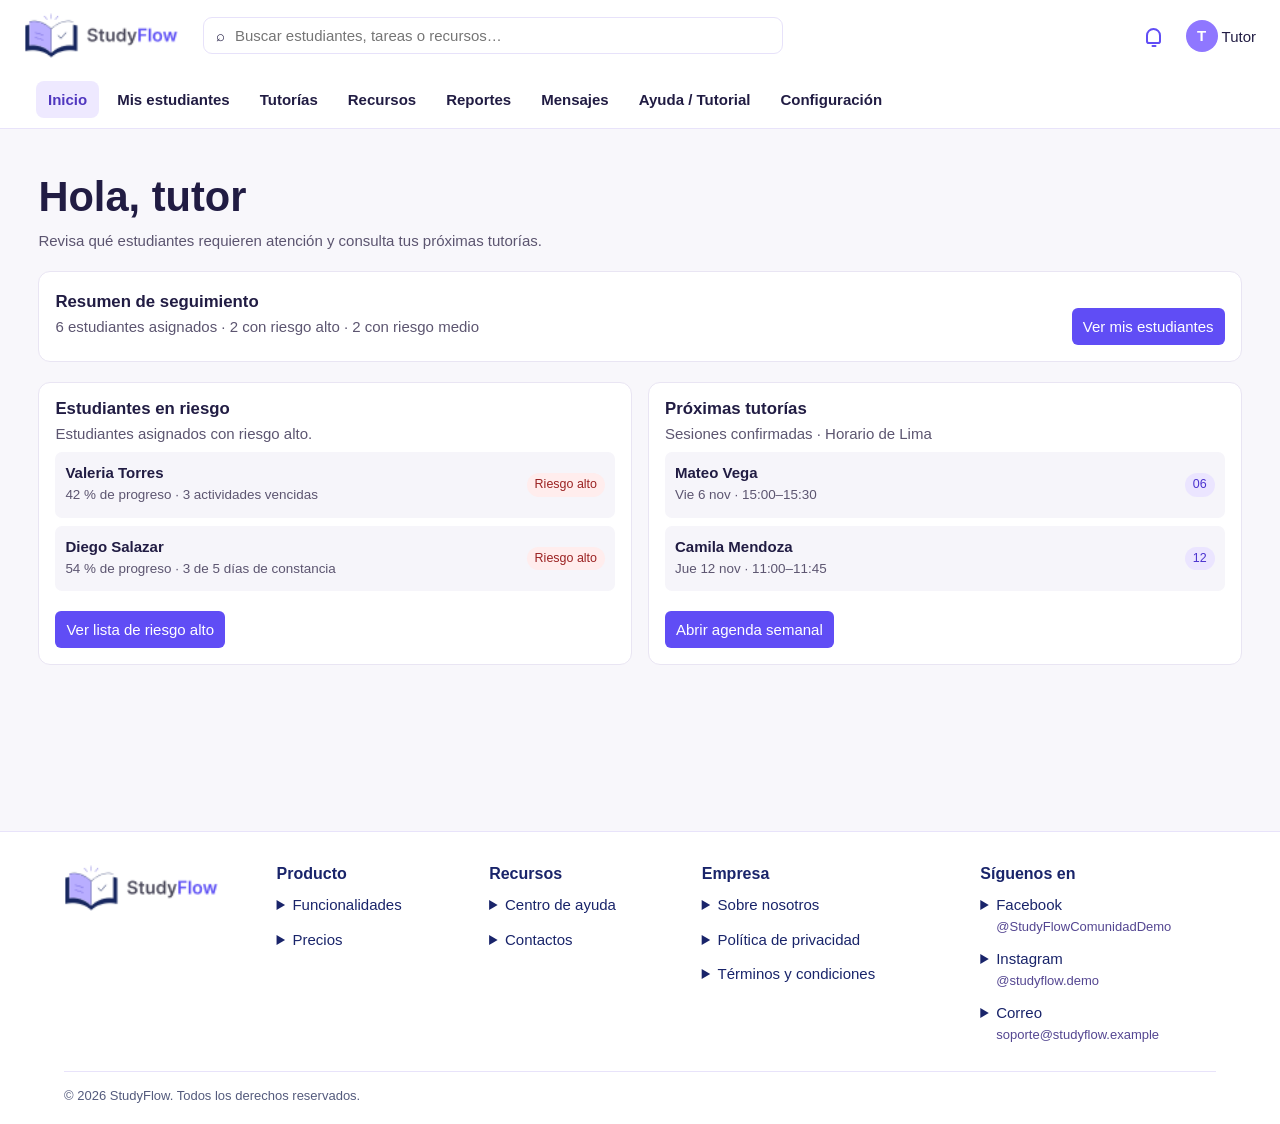
<file: inicio-tutor.html>
<!doctype html>
<html lang="es"><head><meta charset="utf-8"><meta name="viewport" content="width=device-width,initial-scale=1"><title>Inicio de tutor | StudyFlow</title><link rel="stylesheet" href="assets/styles/styles.css?v=2"><link rel="stylesheet" href="assets/styles/panel.css"><link rel="stylesheet" href="assets/styles/panel-tutor.css"><script src="assets/scripts/panel.js" defer></script><link rel="stylesheet" href="assets/styles/panel-header.css"></head>
<body data-perfil="tutor">
<header class="encabezado-panel">
  <div class="barra"><a href="index.html"><img class="logo" src="assets/img/logo.png" alt="StudyFlow"></a><label class="buscar"><span aria-hidden="true">⌕</span><input id="buscar" type="search" aria-label="Buscar en el panel" placeholder="Buscar estudiantes, tareas o recursos…"></label><div class="cuenta"><button class="boton-notificaciones" type="button" id="abrir-notificaciones" aria-label="Notificaciones" aria-haspopup="dialog" aria-controls="notificaciones">
  <span class="campana" aria-hidden="true"></span>
</button><a href="login.html?perfil=tutor" title="Volver al inicio de sesión"><b>T</b> Tutor</a></div></div>
  <nav class="menu-panel" aria-label="Menú del panel">
    <button type="button" data-vista="Inicio" aria-current="page">Inicio</button>
    <button type="button" data-vista="Mis estudiantes" >Mis estudiantes</button>
    <button type="button" data-vista="Tutorías" >Tutorías</button>
    <button type="button" data-vista="Recursos" >Recursos</button>
    <button type="button" data-vista="Reportes" >Reportes</button>
    <button type="button" data-vista="Mensajes" >Mensajes</button>
    <button type="button" data-vista="Ayuda / Tutorial" >Ayuda / Tutorial</button>
    <button type="button" data-vista="Configuración" >Configuración</button>
  </nav>
</header>
<div class="estructura">
<main class="panel-inicio"><h1 id="saludo-tutor">Hola, tutor</h1><p>Revisa qué estudiantes requieren atención y consulta tus próximas tutorías.</p>
  <section class="card resumen"><div><h2>Resumen de seguimiento</h2><p>6 estudiantes asignados · 2 con riesgo alto · 2 con riesgo medio</p></div><button type="button" data-vista="Mis estudiantes">Ver mis estudiantes</button></section>
  <div class="columns tutor">
  <section class="card"><h2>Estudiantes en riesgo</h2><p>Estudiantes asignados con riesgo alto.</p><article class="fila riesgo" data-busqueda><div><strong>Valeria Torres</strong><p>42 % de progreso · 3 actividades vencidas</p></div><span>Riesgo alto</span></article><article class="fila riesgo" data-busqueda><div><strong>Diego Salazar</strong><p>54 % de progreso · 3 de 5 días de constancia</p></div><span>Riesgo alto</span></article><button type="button" data-vista="Riesgo alto">Ver lista de riesgo alto</button></section>
  <section class="card"><h2>Próximas tutorías</h2><p>Sesiones confirmadas · Horario de Lima</p><article class="fila " data-busqueda><div><strong>Mateo Vega</strong><p>Vie 6 nov · 15:00–15:30</p></div><span>06</span></article><article class="fila " data-busqueda><div><strong>Camila Mendoza</strong><p>Jue 12 nov · 11:00–11:45</p></div><span>12</span></article><button type="button" data-vista="Tutorías">Abrir agenda semanal</button></section></div><p id="resultado" role="status"></p></main></div>
<footer class="sf-footer">
      <div class="sf-footer-grid">
        <a class="sf-brand" href="index.html#inicio">
          <img class="logo" src="assets/img/logo.png" alt="StudyFlow">
        </a>

        <section aria-labelledby="sf-producto">
          <h2 id="sf-producto">Producto</h2>

          <details>
            <summary>Funcionalidades</summary>
            <p>Organiza tus cursos, consulta las próximas entregas y marca las tareas que ya terminaste.</p>
          </details>

          <details>
            <summary>Precios</summary>
            <p><strong>Gratis · S/ 0 al mes</strong><br>Hasta tres cursos y un calendario.</p>
            <p><strong>Plus · S/ 15 al mes</strong><br>Cursos ilimitados y recordatorios personalizados.</p>
            <p><small>Precios de ejemplo.</small></p>
          </details>
        </section>

        <section aria-labelledby="sf-recursos">
          <h2 id="sf-recursos">Recursos</h2>

          <details>
            <summary>Centro de ayuda</summary>
            <p><strong>¿Cómo creo un curso?</strong><br>En tu panel, selecciona «Nuevo curso» y escribe su nombre.</p>
            <p><strong>¿Cómo completo una tarea?</strong><br>Abre el curso y marca la casilla junto a la tarea.</p>
          </details>

          <details>
            <summary>Contactos</summary>
            <p><strong>Teléfono</strong><br>+1 (202) 555-0147</p>
            <p><strong>Correo</strong><br>soporte@studyflow.example</p>
            <p><strong>Horario</strong><br>Lunes a viernes, de 9 a. m. a 6 p. m.</p>
            <p><small>Datos de contacto ficticios.</small></p>
          </details>
        </section>

        <section aria-labelledby="sf-empresa">
          <h2 id="sf-empresa">Empresa</h2>

          <details>
            <summary>Sobre nosotros</summary>
            <p>StudyFlow ayuda a estudiantes a reunir sus cursos, tareas y fechas de entrega en un solo lugar.</p>
          </details>

          <details>
            <summary>Política de privacidad</summary>
            <p><strong>Datos que utilizamos.</strong> Los datos de una cuenta pueden incluir tu nombre, correo, cursos, tareas y preferencias.</p>
            <p><strong>Para qué los utilizamos.</strong> Para administrar tu cuenta, guardar tus tareas, enviarte los recordatorios que configures y responder tus consultas.</p>
            <p><strong>Conservación y solicitudes.</strong> Conservamos los datos durante el tiempo necesario para prestar el servicio. Puedes solicitar acceso, corrección o eliminación escribiendo a privacidad@studyflow.example.</p>
            <p><small>Texto de ejemplo para StudyFlow.</small></p>
          </details>

          <details>
            <summary>Términos y condiciones</summary>
            <p><strong>Uso del servicio.</strong> StudyFlow permite organizar cursos y tareas. Al usar el servicio, aceptas estos términos y te comprometes a respetar los derechos de otras personas.</p>
            <p><strong>Cuenta y contenido.</strong> Protege tus credenciales. Conservas los derechos sobre el contenido que subes y autorizas a StudyFlow a almacenarlo y mostrarlo para prestar el servicio.</p>
            <p><strong>Uso permitido.</strong> Queda prohibido acceder a cuentas ajenas, difundir contenido ilegal o interferir con el funcionamiento del servicio.</p>
            <p><strong>Planes y consultas.</strong> Si contratas un plan de pago, verás el precio, la frecuencia de cobro y las condiciones de cancelación antes de confirmar. Para consultas, escribe a soporte@studyflow.example.</p>
            <p><small>Texto de ejemplo para StudyFlow.</small></p>
          </details>
        </section>

        <section aria-labelledby="sf-redes">
          <h2 id="sf-redes">Síguenos en</h2>

          <details>
            <summary>Facebook <span class="sf-handle">@StudyFlowComunidadDemo</span></summary>
            <p>StudyFlow Comunidad comparte ideas de organización y novedades del producto.</p>
            <p><small>Perfil ficticio.</small></p>
          </details>

          <details>
            <summary>Instagram <span class="sf-handle">@studyflow.demo</span></summary>
            <p>Consejos de estudio, calendarios y rutinas para organizar tu semana.</p>
            <p><small>Perfil ficticio.</small></p>
          </details>

          <details>
            <summary>Correo <span class="sf-handle">soporte@studyflow.example</span></summary>
            <p>Equipo de soporte de StudyFlow. Atención para consultas, sugerencias y problemas con la cuenta.</p>
            <p><small>Dirección ficticia.</small></p>
          </details>
        </section>
      </div>

      <p class="sf-copyright">© 2026 StudyFlow. Todos los derechos reservados.</p>
    </footer>
<dialog id="detalle" aria-labelledby="detalle-titulo"><h2 id="detalle-titulo"></h2><div id="detalle-contenido"></div><form method="dialog"><button autofocus>Cerrar</button></form></dialog>
<dialog class="panel-notificaciones" id="notificaciones" aria-labelledby="notificaciones-titulo">
  <h2 id="notificaciones-titulo">Notificaciones</h2>
  <ul>
    <li>Hay dos estudiantes que requieren seguimiento prioritario.</li>
    <li>Tienes dos tutorías de ejemplo en la agenda.</li>
  </ul>
  <form method="dialog"><button class="button" autofocus>Cerrar</button></form>
</dialog>
<script>
  try {
    const nombre = sessionStorage.getItem("studyflow:saludo:tutor");
    if (nombre) document.querySelector("#saludo-tutor").textContent = "Hola, " + nombre;
  } catch {
    // Se conserva el saludo genérico.
  }

  const botonNotificaciones = document.querySelector("#abrir-notificaciones");
  const ventanaNotificaciones = document.querySelector("#notificaciones");

  botonNotificaciones.addEventListener("click", () => {
    ventanaNotificaciones.showModal();
  });
</script>
</body></html>
</file>
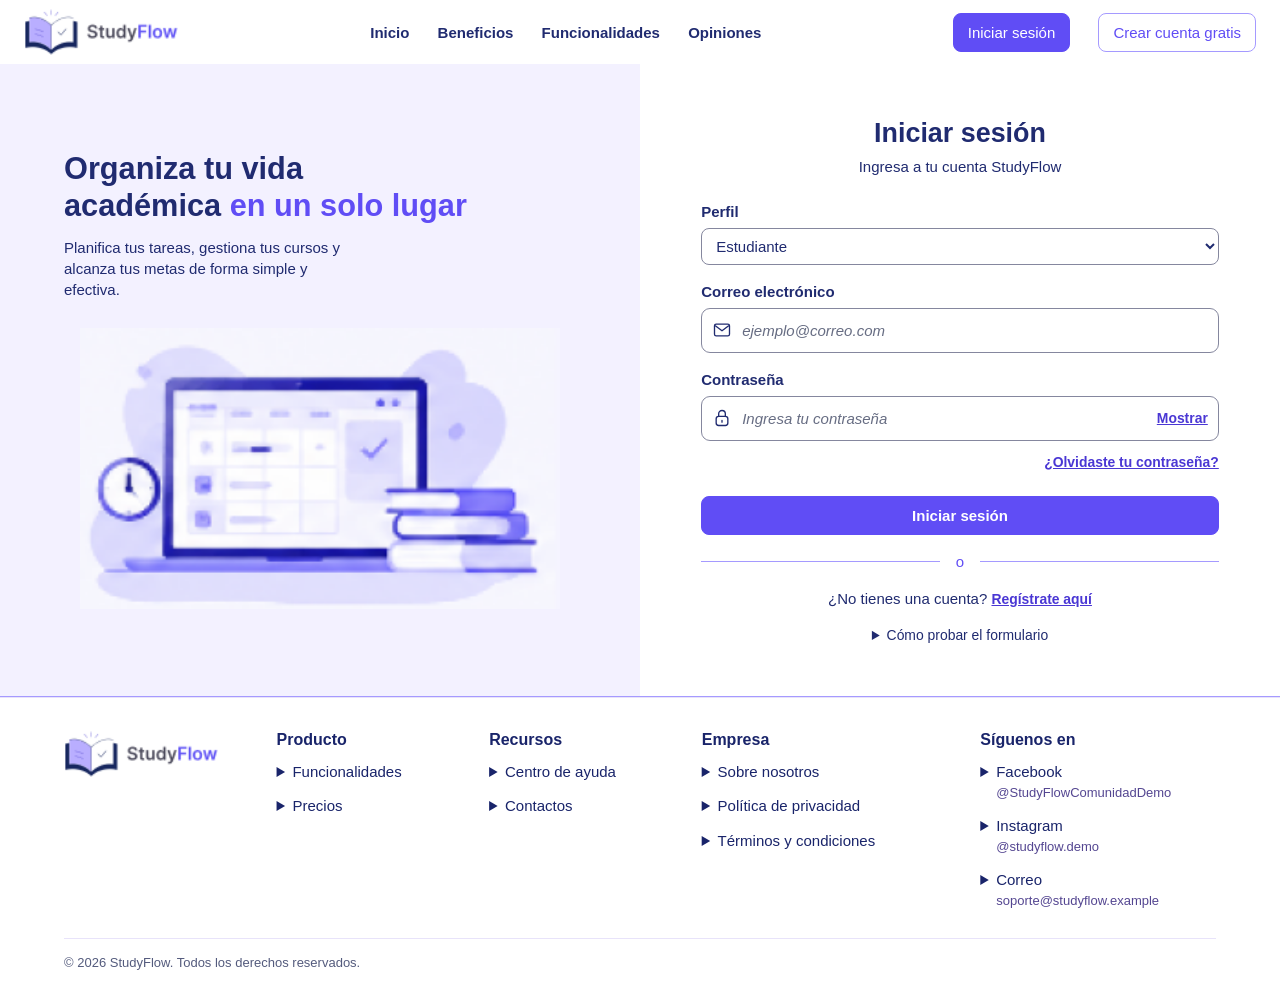
<file: login.html>
<!DOCTYPE html>
<html lang="es">
<head>
  <meta charset="utf-8">
  <meta name="viewport" content="width=device-width, initial-scale=1">
  <title>Iniciar sesión | StudyFlow</title>
  <link rel="stylesheet" href="assets/styles/styles.css?v=3">
  <link rel="stylesheet" href="assets/styles/login.css?v=3">
</head>
<body class="login-page">
  <header class="wrap top">
    <a href="index.html"><img class="logo" src="assets/img/logo.png" alt="StudyFlow"></a>
    <nav aria-label="Navegación principal">
      <a href="index.html">Inicio</a>
      <a href="index.html#beneficios">Beneficios</a>
      <a href="index.html#funciones">Funcionalidades</a>
      <a href="index.html#opiniones">Opiniones</a>
    </nav>
    <div class="actions">
      <a class="button" href="login.html" aria-current="page">Iniciar sesión</a>
      <a class="button outline" href="registro.html">Crear cuenta gratis</a>
    </div>
  </header>

  <main class="login-layout">
    <section class="intro" aria-labelledby="intro-title">
      <div>
        <h2 id="intro-title">Organiza tu vida<br> académica <span>en un solo lugar</span></h2>
        <p>Planifica tus tareas, gestiona tus cursos y alcanza tus metas de forma simple y efectiva.</p>
      </div>
      <img src="assets/img/agenda.png" alt="Calendario académico en una computadora junto a un reloj y unos libros">
    </section>

    <section class="login-content" aria-labelledby="login-title">
      <h1 id="login-title">Iniciar sesión</h1>
      <p class="login-subtitle">Ingresa a tu cuenta StudyFlow</p>

      <form id="login-form" method="post" novalidate>
        <label for="perfil-login">Perfil</label>
        <select id="perfil-login"><option value="estudiante">Estudiante</option><option value="tutor">Tutor</option></select>
        <label for="correo">Correo electrónico</label>
        <div class="input-row">
          <img src="assets/img/icons/correo.svg" alt="">
          <input id="correo" name="email" type="email" autocomplete="username" required
                 placeholder="ejemplo@correo.com" aria-describedby="error-correo">
        </div>
        <p class="field-error" id="error-correo" hidden></p>

        <label for="clave">Contraseña</label>
        <div class="input-row">
          <img src="assets/img/icons/candado.svg" alt="">
          <input id="clave" name="password" type="password" autocomplete="current-password" required
                 placeholder="Ingresa tu contraseña" aria-describedby="error-clave">
          <button class="toggle" type="button" id="toggle-clave" aria-controls="clave">Mostrar</button>
        </div>
        <p class="field-error" id="error-clave" hidden></p>

        <a class="reset-link" href="#recuperar" data-dialog="recuperar">¿Olvidaste tu contraseña?</a>
        <button class="button submit" type="submit" disabled>Iniciar sesión</button>
        <noscript><p>Activa JavaScript para probar este formulario.</p></noscript>
        <p id="estado" class="status" role="status"></p>
      </form>

      <div class="divider" aria-hidden="true">o</div>
      <p class="register">¿No tienes una cuenta? <a href="registro.html">Regístrate aquí</a></p>
      <details class="demo" id="prueba">
        <summary>Cómo probar el formulario</summary>
        <p>Usa <strong>demo@example.com</strong> y <strong>StudyFlow2026!</strong> para simular el inicio de sesión. Usa datos de prueba.</p>
        <button class="button outline" id="demo-datos" type="button">Rellenar datos de prueba</button>
      </details>
    </section>
  </main>

  <footer class="sf-footer">
      <div class="sf-footer-grid">
        <a class="sf-brand" href="index.html#inicio">
          <img class="logo" src="assets/img/logo.png" alt="StudyFlow">
        </a>

        <section aria-labelledby="sf-producto">
          <h2 id="sf-producto">Producto</h2>

          <details>
            <summary>Funcionalidades</summary>
            <p>Organiza tus cursos, consulta las próximas entregas y marca las tareas que ya terminaste.</p>
          </details>

          <details>
            <summary>Precios</summary>
            <p><strong>Gratis · S/ 0 al mes</strong><br>Hasta tres cursos y un calendario.</p>
            <p><strong>Plus · S/ 15 al mes</strong><br>Cursos ilimitados y recordatorios personalizados.</p>
            <p><small>Precios de ejemplo.</small></p>
          </details>
        </section>

        <section aria-labelledby="sf-recursos">
          <h2 id="sf-recursos">Recursos</h2>

          <details>
            <summary>Centro de ayuda</summary>
            <p><strong>¿Cómo creo un curso?</strong><br>En tu panel, selecciona «Nuevo curso» y escribe su nombre.</p>
            <p><strong>¿Cómo completo una tarea?</strong><br>Abre el curso y marca la casilla junto a la tarea.</p>
          </details>

          <details>
            <summary>Contactos</summary>
            <p><strong>Teléfono</strong><br>+1 (202) 555-0147</p>
            <p><strong>Correo</strong><br>soporte@studyflow.example</p>
            <p><strong>Horario</strong><br>Lunes a viernes, de 9 a. m. a 6 p. m.</p>
            <p><small>Datos de contacto ficticios.</small></p>
          </details>
        </section>

        <section aria-labelledby="sf-empresa">
          <h2 id="sf-empresa">Empresa</h2>

          <details>
            <summary>Sobre nosotros</summary>
            <p>StudyFlow ayuda a estudiantes a reunir sus cursos, tareas y fechas de entrega en un solo lugar.</p>
          </details>

          <details>
            <summary>Política de privacidad</summary>
            <p><strong>Datos que utilizamos.</strong> Los datos de una cuenta pueden incluir tu nombre, correo, cursos, tareas y preferencias.</p>
            <p><strong>Para qué los utilizamos.</strong> Para administrar tu cuenta, guardar tus tareas, enviarte los recordatorios que configures y responder tus consultas.</p>
            <p><strong>Conservación y solicitudes.</strong> Conservamos los datos durante el tiempo necesario para prestar el servicio. Puedes solicitar acceso, corrección o eliminación escribiendo a privacidad@studyflow.example.</p>
            <p><small>Texto de ejemplo para StudyFlow.</small></p>
          </details>

          <details>
            <summary>Términos y condiciones</summary>
            <p><strong>Uso del servicio.</strong> StudyFlow permite organizar cursos y tareas. Al usar el servicio, aceptas estos términos y te comprometes a respetar los derechos de otras personas.</p>
            <p><strong>Cuenta y contenido.</strong> Protege tus credenciales. Conservas los derechos sobre el contenido que subes y autorizas a StudyFlow a almacenarlo y mostrarlo para prestar el servicio.</p>
            <p><strong>Uso permitido.</strong> Queda prohibido acceder a cuentas ajenas, difundir contenido ilegal o interferir con el funcionamiento del servicio.</p>
            <p><strong>Planes y consultas.</strong> Si contratas un plan de pago, verás el precio, la frecuencia de cobro y las condiciones de cancelación antes de confirmar. Para consultas, escribe a soporte@studyflow.example.</p>
            <p><small>Texto de ejemplo para StudyFlow.</small></p>
          </details>
        </section>

        <section aria-labelledby="sf-redes">
          <h2 id="sf-redes">Síguenos en</h2>

          <details>
            <summary>Facebook <span class="sf-handle">@StudyFlowComunidadDemo</span></summary>
            <p>StudyFlow Comunidad comparte ideas de organización y novedades del producto.</p>
            <p><small>Perfil ficticio.</small></p>
          </details>

          <details>
            <summary>Instagram <span class="sf-handle">@studyflow.demo</span></summary>
            <p>Consejos de estudio, calendarios y rutinas para organizar tu semana.</p>
            <p><small>Perfil ficticio.</small></p>
          </details>

          <details>
            <summary>Correo <span class="sf-handle">soporte@studyflow.example</span></summary>
            <p>Equipo de soporte de StudyFlow. Atención para consultas, sugerencias y problemas con la cuenta.</p>
            <p><small>Dirección ficticia.</small></p>
          </details>
        </section>
      </div>

      <p class="sf-copyright">© 2026 StudyFlow. Todos los derechos reservados.</p>
    </footer>

<dialog id="recuperar" aria-labelledby="recuperar-title">
    <h2 id="recuperar-title">Recuperar contraseña</h2>
    <p>Esta versión de prueba aún no envía correos de recuperación. Pulsa «Rellenar datos de prueba» si quieres continuar con la demostración.</p>
    <form method="dialog"><button class="button" autofocus>Volver al formulario</button></form>
  </dialog>

  <dialog id="ayuda" aria-labelledby="ayuda-title">
    <h2 id="ayuda-title">Ayuda para iniciar sesión</h2>
    <p>Abre «Cómo probar el formulario» para ver las credenciales de prueba. Si aparece un mensaje junto a un campo, sigue la indicación y vuelve a enviar.</p>
    <form method="dialog"><button class="button" autofocus>Cerrar</button></form>
  </dialog>
<script src="assets/scripts/cuentas-demo.js"></script>
<script>
document.addEventListener("DOMContentLoaded", () => {
(() => {
    if (document.documentElement.dataset.formularioListo) return;

    const selectorPerfil = document.querySelector("#perfil-login");
    if (new URLSearchParams(location.search).get("perfil") === "tutor") {
        selectorPerfil.value = "tutor";
    }

    const formulario = document.querySelector("#login-form");
    const correo = document.querySelector("#correo");
    const clave = document.querySelector("#clave");
    const estado = document.querySelector("#estado");
    const mostrar = document.querySelector("#toggle-clave");
    const prueba = document.querySelector("#prueba");
    if (location.hash === "#prueba") {
        prueba.open = true;
    }
    const demo = { correo: "demo@example.com", clave: "StudyFlow2026!" };

    function validar(campo) {
        let mensaje = "";

        if (campo === correo) {
            if (!correo.value.trim()) {
                mensaje = "Escribe tu correo electrónico.";
            } else if (correo.validity.typeMismatch) {
                mensaje = "Revisa el correo. Usa un formato como nombre@ejemplo.com.";
            }
        } else if (!clave.value.trim()) {
            mensaje = "Escribe tu contraseña.";
        }

        const error = document.querySelector("#error-" + campo.id);
        error.textContent = mensaje;
        error.hidden = !mensaje;

        if (mensaje) {
            campo.setAttribute("aria-invalid", "true");
        } else {
            campo.removeAttribute("aria-invalid");
        }

        return !mensaje;
    }

    function informar(mensaje, tipo) {
        estado.textContent = mensaje;
        estado.dataset.tipo = tipo;
    }

    for (const campo of [correo, clave]) {
        campo.addEventListener("input", () => {
            if (campo.hasAttribute("aria-invalid")) {
                validar(campo);
            }
            informar("", "");
        });
    }

    formulario.addEventListener("submit", async (evento) => {
        evento.preventDefault();
        const correoValido = validar(correo);
        const claveValida = validar(clave);

        if (!correoValido || !claveValida) {
            informar("Revisa los campos indicados y vuelve a intentarlo.", "error");
            (correoValido ? clave : correo).focus();
            return;
        }

        const email = correo.value.trim().toLowerCase();
        const password = clave.value;
        const perfil = selectorPerfil.value;
        let cuenta = null;
        let acceso = email === demo.correo && password === demo.clave;
        if (!acceso) {
            try {
                cuenta = await cuentasDemo.verificar(email, password, perfil);
                acceso = !!cuenta;
            } catch {
                informar("No se pudo leer la cuenta de prueba. Abre el proyecto desde localhost o HTTPS.", "error");
                return;
            }
        }
        if (!acceso) {
            informar("Revisa el correo, la contraseña y el perfil. Si cerraste la pestaña, vuelve a registrarte.", "error");
            return;
        }

        clave.type = "password";
        mostrar.textContent = "Mostrar";
        clave.value = "";
        try {
            sessionStorage.setItem("studyflow:saludo:" + perfil, cuenta?.nombre || "");
        } catch {
            // El acceso de demostración sigue disponible sin almacenamiento.
        }
        location.assign("inicio-" + perfil + ".html");
    });

    mostrar.addEventListener("click", () => {
        const visible = clave.type === "password";
        clave.type = visible ? "text" : "password";
        mostrar.textContent = visible ? "Ocultar" : "Mostrar";
    });

    document.querySelector("#demo-datos").addEventListener("click", () => {
        correo.value = demo.correo;
        clave.value = demo.clave;
        clave.type = "password";
        mostrar.textContent = "Mostrar";
        validar(correo);
        validar(clave);
        informar("Datos de prueba listos. Pulsa «Iniciar sesión».", "");
        formulario.querySelector('[type="submit"]').focus();
    });

    for (const enlace of document.querySelectorAll("[data-dialog]")) {
        enlace.addEventListener("click", (evento) => {
            evento.preventDefault();
            document.getElementById(enlace.dataset.dialog).showModal();
        });
    }



    formulario.querySelector('[type="submit"]').disabled = false;

    document.documentElement.dataset.formularioListo = "true";
})();
});
</script>
</body>
</html>
</file>
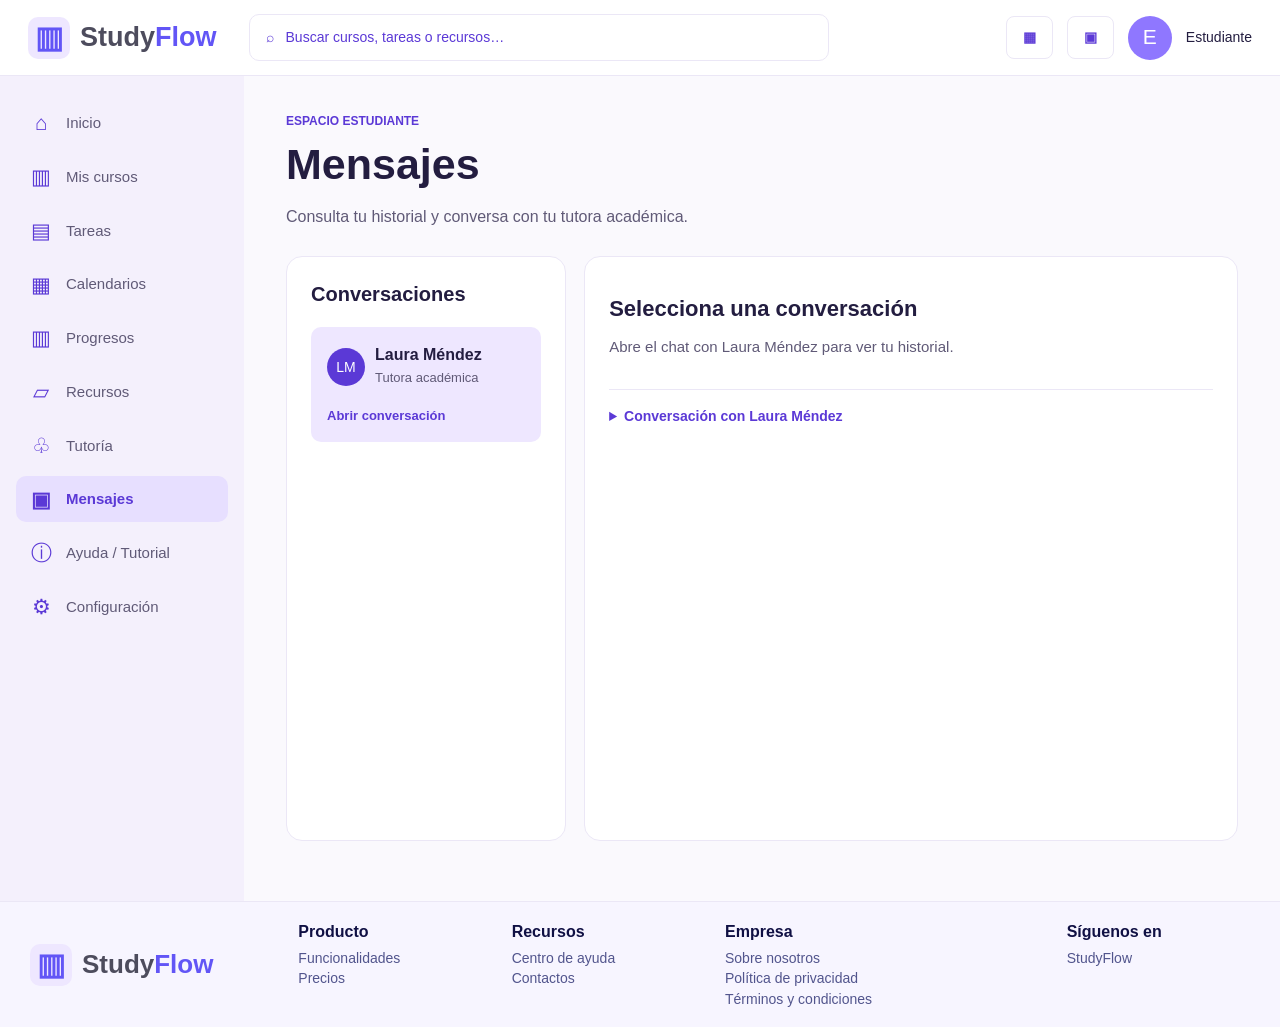
<file: mensajes.html>
<!doctype html>
<html lang="es">
<head>
  <meta charset="utf-8">
  <meta name="viewport" content="width=device-width,initial-scale=1">
  <title>Mensajes | StudyFlow</title>
  <link rel="stylesheet" href="assets/styles/estudiante.css">
  <link rel="stylesheet" href="assets/styles/estudiante-vistas.css">
</head>
<body class="vista-simple">
  <header><a class="marca" href="index.html"><span class="libro-marca" aria-hidden="true">▥</span><span>Study<span>Flow</span></span></a><a class="buscador" href="tareas.html" style="padding:12px 16px;font-size:14px"><span aria-hidden="true">⌕</span>Buscar cursos, tareas o recursos…</a><div class="cuenta"><a class="boton" href="calendarios.html" aria-label="Calendarios">▦</a><a class="boton" href="mensajes.html" aria-label="Mensajes">▣</a><span class="avatar">E</span><span class="nombre">Estudiante</span></div></header>
  <div class="estructura-estudiante">
    <aside><nav aria-label="Menú del estudiante"><a href="inicio-estudiante.html"><span class="icono" aria-hidden="true">⌂</span>Inicio</a><a href="inicio-estudiante.html#mis-cursos"><span class="icono" aria-hidden="true">▥</span>Mis cursos</a><a href="tareas.html"><span class="icono" aria-hidden="true">▤</span>Tareas</a><a href="calendarios.html"><span class="icono" aria-hidden="true">▦</span>Calendarios</a><a href="progresos.html"><span class="icono" aria-hidden="true">▥</span>Progresos</a><a href="recursos.html"><span class="icono" aria-hidden="true">▱</span>Recursos</a><a href="inicio-estudiante.html"><span class="icono" aria-hidden="true">♧</span>Tutoría</a><a href="mensajes.html" aria-current="page"><span class="icono" aria-hidden="true">▣</span>Mensajes</a><a href="ayuda-estudiante.html"><span class="icono" aria-hidden="true">ⓘ</span>Ayuda / Tutorial</a><a href="inicio-estudiante.html"><span class="icono" aria-hidden="true">⚙</span>Configuración</a></nav></aside>
    <main><small class="eyebrow">ESPACIO ESTUDIANTE</small><h1>Mensajes</h1><p class="subtitulo">Consulta tu historial y conversa con tu tutora académica.</p>
<div class="mensajes-grid"><section class="panel"><h2>Conversaciones</h2><div class="conversacion-contacto"><div class="contacto"><span class="avatar">LM</span><div><strong>Laura Méndez</strong><p>Tutora académica</p></div></div><a href="#conversacion">Abrir conversación</a></div></section>
<section class="panel chat-vista" id="conversacion"><h2>Selecciona una conversación</h2><p>Abre el chat con Laura Méndez para ver tu historial.</p><details><summary>Conversación con Laura Méndez</summary><div class="chat-burbuja">Hola, recuerda revisar tus actividades pendientes antes de nuestra próxima tutoría.<small>Laura Méndez · 10:30</small></div><div class="chat-burbuja propia">Gracias, profesora. Estoy organizando mi semana y prepararé mis dudas.<small>Tú · 10:35</small></div><div class="chat-burbuja">Muy bien. Puedes consultar los materiales de apoyo en Recursos.<small>Laura Méndez · 10:38</small></div><a class="boton" href="recursos.html">Consultar recursos</a></details></section></div>
</main>
  </div>
  <footer><a class="marca" href="index.html"><span class="libro-marca" aria-hidden="true">▥</span><span>Study<span>Flow</span></span></a><section><h3>Producto</h3><a href="index.html#funcionalidades">Funcionalidades</a><a href="index.html">Precios</a></section><section><h3>Recursos</h3><a href="ayuda-estudiante.html">Centro de ayuda</a><a href="index.html">Contactos</a></section><section><h3>Empresa</h3><a href="index.html">Sobre nosotros</a><a href="index.html">Política de privacidad</a><a href="index.html">Términos y condiciones</a></section><section><h3>Síguenos en</h3><a href="index.html">StudyFlow</a></section></footer>
</body>
</html>
</file>
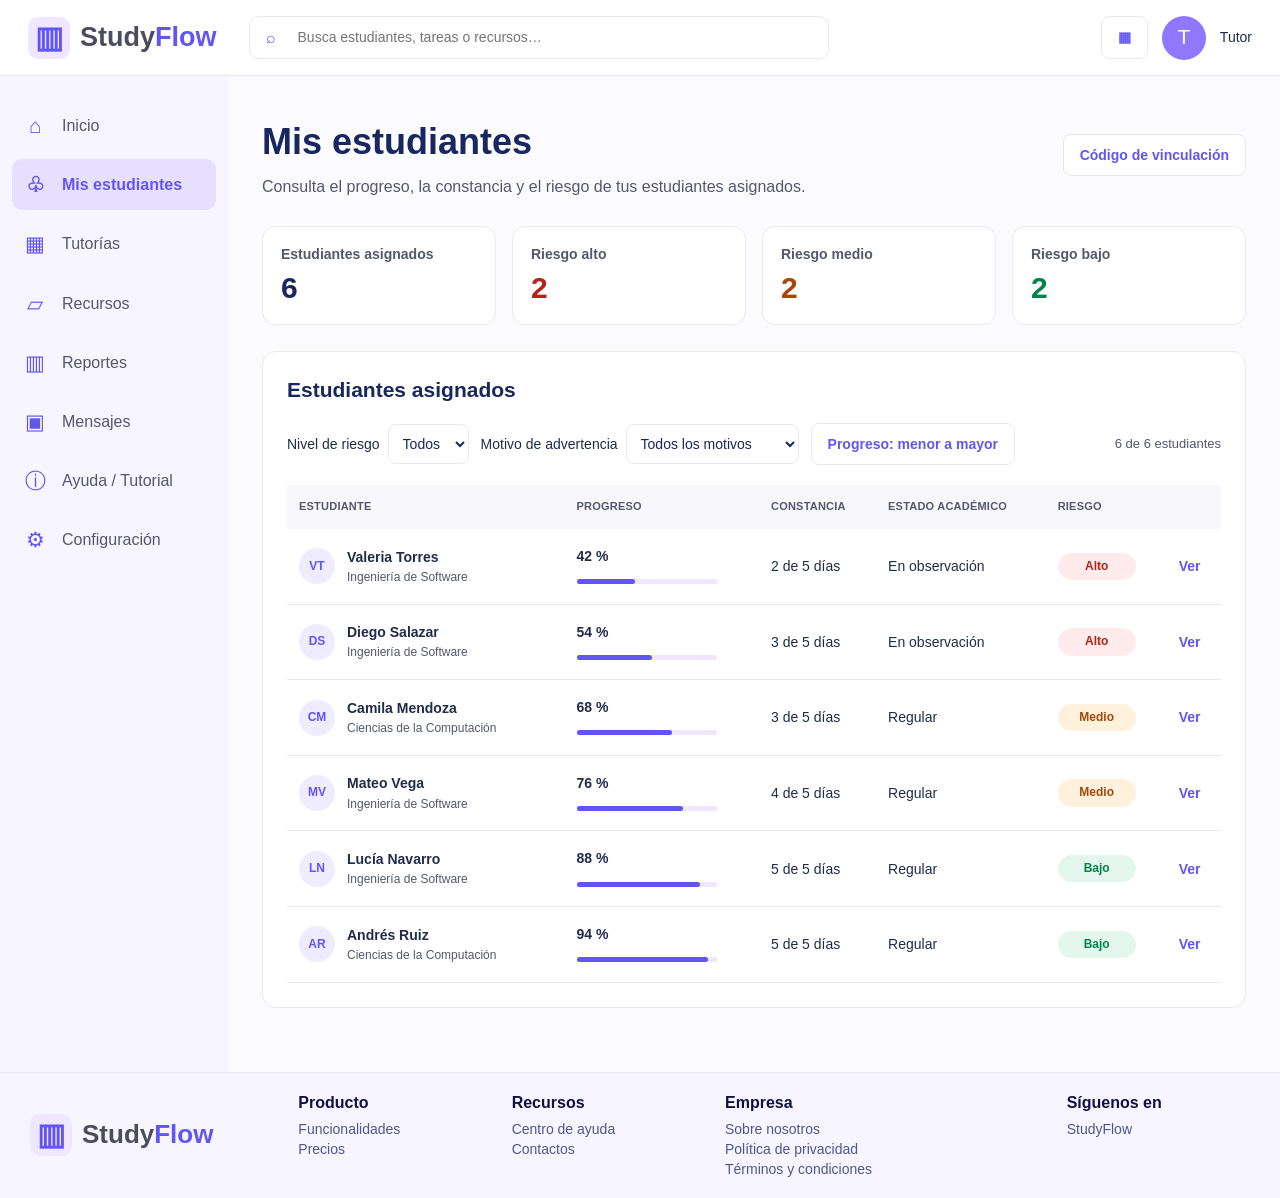
<file: mis-estudiantes.html>
<!doctype html>
<html lang="es">
<head>
  <meta charset="utf-8">
  <meta name="viewport" content="width=device-width,initial-scale=1">
  <title>Mis estudiantes | StudyFlow</title>
  <link rel="stylesheet" href="assets/styles/estudiante.css">
  <link rel="stylesheet" href="assets/styles/tutor-vistas.css">
  <link rel="stylesheet" href="assets/styles/tutor-estudiantes-flujo.css">
  <script src="assets/scripts/tutor-estudiantes-flujo.js" defer></script>
</head>
<body class="tutor-vista">
  <header><a class="marca" href="index.html"><span class="libro-marca" aria-hidden="true">▥</span><span>Study<span>Flow</span></span></a><label class="buscador"><span aria-hidden="true">⌕</span><input id="buscar-tutor" type="search" placeholder="Busca estudiantes, tareas o recursos…" aria-label="Buscar estudiantes"></label><div class="cuenta"><a class="boton" href="tutorias.html#solicitudes" aria-label="Solicitudes de tutoría">▦</a><span class="avatar">T</span><span class="nombre">Tutor</span></div></header>
  <div class="estructura-estudiante">
    <aside><nav aria-label="Menú del tutor"><a href="inicio-tutor.html"><span class="icono" aria-hidden="true">⌂</span>Inicio</a><a href="mis-estudiantes.html" aria-current="page"><span class="icono" aria-hidden="true">♧</span>Mis estudiantes</a><a href="tutorias.html"><span class="icono" aria-hidden="true">▦</span>Tutorías</a><a href="recursos-tutor.html"><span class="icono" aria-hidden="true">▱</span>Recursos</a><a href="inicio-tutor.html"><span class="icono" aria-hidden="true">▥</span>Reportes</a><a href="inicio-tutor.html"><span class="icono" aria-hidden="true">▣</span>Mensajes</a><a href="inicio-tutor.html"><span class="icono" aria-hidden="true">ⓘ</span>Ayuda / Tutorial</a><a href="inicio-tutor.html"><span class="icono" aria-hidden="true">⚙</span>Configuración</a></nav></aside>
    <main>
<div class="cabecera"><div><h1>Mis estudiantes</h1><p class="subtitulo">Consulta el progreso, la constancia y el riesgo de tus estudiantes asignados.</p></div><a class="boton" href="#vinculacion">Código de vinculación</a></div>
<div class="indicadores"><section class="indicador"><h2>Estudiantes asignados</h2><strong>6</strong></section><section class="indicador alto"><h2>Riesgo alto</h2><strong>2</strong></section><section class="indicador medio"><h2>Riesgo medio</h2><strong>2</strong></section><section class="indicador bajo"><h2>Riesgo bajo</h2><strong>2</strong></section></div>
<section class="panel"><h2>Estudiantes asignados</h2><div class="barra-filtros"><label>Nivel de riesgo <select id="riesgo"><option value="">Todos</option><option>Alto</option><option>Medio</option><option>Bajo</option></select></label><span class="contador" id="contador-estudiantes">6 de 6 estudiantes</span></div><div class="tabla-contenedor"><table class="tabla-estudiantes"><thead><tr><th scope="col">ESTUDIANTE</th><th scope="col">PROGRESO</th><th scope="col">CONSTANCIA</th><th scope="col">ESTADO ACADÉMICO</th><th scope="col">RIESGO</th></tr></thead><tbody><tr data-estudiante data-riesgo="Alto"><td><div class="persona"><span class="iniciales">VT</span><div><strong>Valeria Torres</strong><p>Ingeniería de Software</p></div></div></td><td><div class="avance"><strong>42 %</strong><progress value="42" max="100" aria-label="Progreso de Valeria Torres"></progress></div></td><td>2 de 5 días</td><td>En observación</td><td><span class="riesgo alto">Alto</span></td></tr><tr data-estudiante data-riesgo="Alto"><td><div class="persona"><span class="iniciales">DS</span><div><strong>Diego Salazar</strong><p>Ingeniería de Software</p></div></div></td><td><div class="avance"><strong>54 %</strong><progress value="54" max="100" aria-label="Progreso de Diego Salazar"></progress></div></td><td>3 de 5 días</td><td>En observación</td><td><span class="riesgo alto">Alto</span></td></tr><tr data-estudiante data-riesgo="Medio"><td><div class="persona"><span class="iniciales">CM</span><div><strong>Camila Mendoza</strong><p>Ciencias de la Computación</p></div></div></td><td><div class="avance"><strong>68 %</strong><progress value="68" max="100" aria-label="Progreso de Camila Mendoza"></progress></div></td><td>3 de 5 días</td><td>Regular</td><td><span class="riesgo medio">Medio</span></td></tr><tr data-estudiante data-riesgo="Medio"><td><div class="persona"><span class="iniciales">MV</span><div><strong>Mateo Vega</strong><p>Ingeniería de Software</p></div></div></td><td><div class="avance"><strong>76 %</strong><progress value="76" max="100" aria-label="Progreso de Mateo Vega"></progress></div></td><td>4 de 5 días</td><td>Regular</td><td><span class="riesgo medio">Medio</span></td></tr><tr data-estudiante data-riesgo="Bajo"><td><div class="persona"><span class="iniciales">LN</span><div><strong>Lucía Navarro</strong><p>Ingeniería de Software</p></div></div></td><td><div class="avance"><strong>88 %</strong><progress value="88" max="100" aria-label="Progreso de Lucía Navarro"></progress></div></td><td>5 de 5 días</td><td>Regular</td><td><span class="riesgo bajo">Bajo</span></td></tr><tr data-estudiante data-riesgo="Bajo"><td><div class="persona"><span class="iniciales">AR</span><div><strong>Andrés Ruiz</strong><p>Ciencias de la Computación</p></div></div></td><td><div class="avance"><strong>94 %</strong><progress value="94" max="100" aria-label="Progreso de Andrés Ruiz"></progress></div></td><td>5 de 5 días</td><td>Regular</td><td><span class="riesgo bajo">Bajo</span></td></tr></tbody></table></div><p id="sin-estudiantes" class="vacio" hidden>No hay estudiantes que coincidan con la búsqueda.</p></section>
<section class="panel seccion-tutor" id="vinculacion"><details><summary>Código de vinculación</summary><p>Comparte tu código para que tus estudiantes puedan vincularse contigo.</p><p><strong>SF-T4M9P</strong></p></details></section>
</main>
  </div>
  <footer><a class="marca" href="index.html"><span class="libro-marca" aria-hidden="true">▥</span><span>Study<span>Flow</span></span></a><section><h3>Producto</h3><a href="index.html#funcionalidades">Funcionalidades</a><a href="index.html">Precios</a></section><section><h3>Recursos</h3><a href="inicio-tutor.html">Centro de ayuda</a><a href="index.html">Contactos</a></section><section><h3>Empresa</h3><a href="index.html">Sobre nosotros</a><a href="index.html">Política de privacidad</a><a href="index.html">Términos y condiciones</a></section><section><h3>Síguenos en</h3><a href="index.html">StudyFlow</a></section></footer>
</body>
</html>
</file>
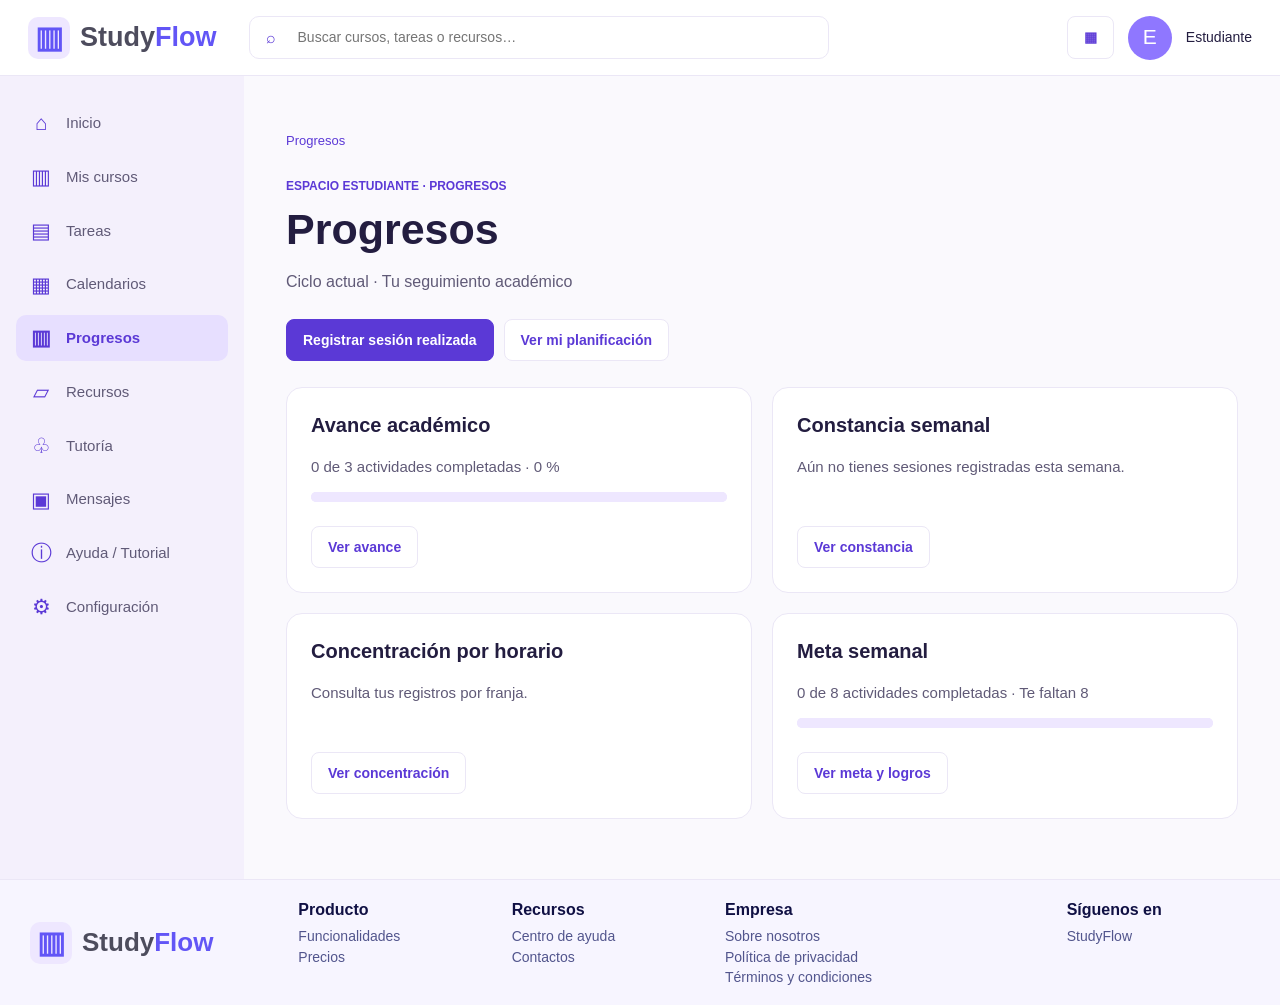
<file: progresos.html>
<!doctype html>
<html lang="es"><head><meta charset="utf-8"><meta name="viewport" content="width=device-width,initial-scale=1"><title>Progresos | StudyFlow</title><link rel="stylesheet" href="assets/styles/estudiante.css"><link rel="stylesheet" href="assets/styles/tareas-flujo.css"><link rel="stylesheet" href="assets/styles/biblioteca-progresos.css"><script src="assets/scripts/flujos-comunes.js" defer></script><script src="assets/scripts/progresos-flujo.js" defer></script><script src="assets/scripts/estudiante.js" defer></script></head><body data-pagina="progresos"><noscript>Activa JavaScript para gestionar tus actividades de StudyFlow.</noscript></body></html>
</file>
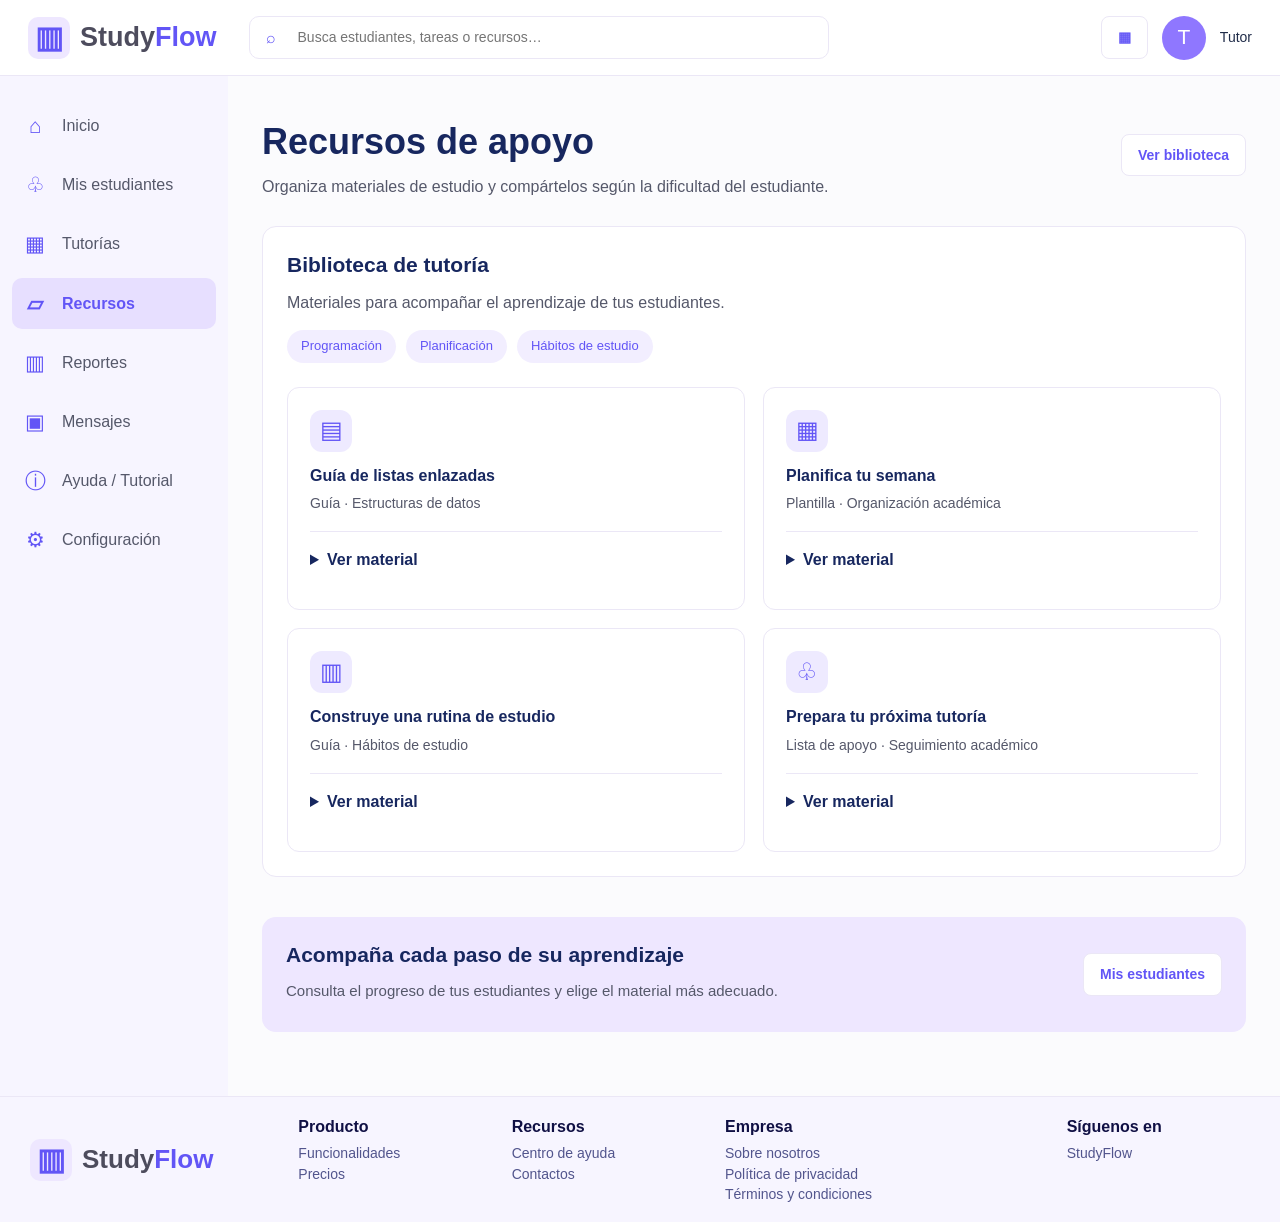
<file: recursos-tutor.html>
<!doctype html>
<html lang="es">
<head>
  <meta charset="utf-8">
  <meta name="viewport" content="width=device-width,initial-scale=1">
  <title>Recursos | StudyFlow</title>
  <link rel="stylesheet" href="assets/styles/estudiante.css">
  <link rel="stylesheet" href="assets/styles/tutor-vistas.css">
  <script src="assets/scripts/tutor-vistas.js" defer></script>
</head>
<body class="tutor-vista">
  <header><a class="marca" href="index.html"><span class="libro-marca" aria-hidden="true">▥</span><span>Study<span>Flow</span></span></a><label class="buscador"><span aria-hidden="true">⌕</span><input id="buscar-tutor" type="search" placeholder="Busca estudiantes, tareas o recursos…" aria-label="Buscar estudiantes"></label><div class="cuenta"><a class="boton" href="tutorias.html#solicitudes" aria-label="Solicitudes de tutoría">▦</a><span class="avatar">T</span><span class="nombre">Tutor</span></div></header>
  <div class="estructura-estudiante">
    <aside><nav aria-label="Menú del tutor"><a href="inicio-tutor.html"><span class="icono" aria-hidden="true">⌂</span>Inicio</a><a href="mis-estudiantes.html"><span class="icono" aria-hidden="true">♧</span>Mis estudiantes</a><a href="tutorias.html"><span class="icono" aria-hidden="true">▦</span>Tutorías</a><a href="recursos-tutor.html" aria-current="page"><span class="icono" aria-hidden="true">▱</span>Recursos</a><a href="inicio-tutor.html"><span class="icono" aria-hidden="true">▥</span>Reportes</a><a href="inicio-tutor.html"><span class="icono" aria-hidden="true">▣</span>Mensajes</a><a href="inicio-tutor.html"><span class="icono" aria-hidden="true">ⓘ</span>Ayuda / Tutorial</a><a href="inicio-tutor.html"><span class="icono" aria-hidden="true">⚙</span>Configuración</a></nav></aside>
    <main>
<div class="cabecera"><div><h1>Recursos de apoyo</h1><p class="subtitulo">Organiza materiales de estudio y compártelos según la dificultad del estudiante.</p></div><a class="boton" href="#biblioteca">Ver biblioteca</a></div>
<section class="panel" id="biblioteca"><h2>Biblioteca de tutoría</h2><p>Materiales para acompañar el aprendizaje de tus estudiantes.</p><div class="temas"><span class="tema">Programación</span><span class="tema">Planificación</span><span class="tema">Hábitos de estudio</span></div><div class="biblioteca-grid">
<article class="material"><span class="material-icono" aria-hidden="true">▤</span><h3>Guía de listas enlazadas</h3><p>Guía · Estructuras de datos</p><details><summary>Ver material</summary><p>Repasa nodos, referencias y operaciones básicas. Dibuja una lista sencilla e identifica cómo insertar y eliminar elementos.</p></details></article>
<article class="material"><span class="material-icono" aria-hidden="true">▦</span><h3>Planifica tu semana</h3><p>Plantilla · Organización académica</p><details><summary>Ver material</summary><p>Anota tus fechas de entrega, reserva bloques de estudio y prioriza las actividades más próximas.</p></details></article>
<article class="material"><span class="material-icono" aria-hidden="true">▥</span><h3>Construye una rutina de estudio</h3><p>Guía · Hábitos de estudio</p><details><summary>Ver material</summary><p>Elige un horario constante, define una meta por sesión y registra tus avances al terminar.</p></details></article>
<article class="material"><span class="material-icono" aria-hidden="true">♧</span><h3>Prepara tu próxima tutoría</h3><p>Lista de apoyo · Seguimiento académico</p><details><summary>Ver material</summary><p>Reúne tus dudas, revisa los acuerdos anteriores y lleva ejemplos de las actividades que necesitas reforzar.</p></details></article>
</div></section><section class="llamada"><div><h2>Acompaña cada paso de su aprendizaje</h2><p>Consulta el progreso de tus estudiantes y elige el material más adecuado.</p></div><a class="boton" href="mis-estudiantes.html">Mis estudiantes</a></section>
</main>
  </div>
  <footer><a class="marca" href="index.html"><span class="libro-marca" aria-hidden="true">▥</span><span>Study<span>Flow</span></span></a><section><h3>Producto</h3><a href="index.html#funcionalidades">Funcionalidades</a><a href="index.html">Precios</a></section><section><h3>Recursos</h3><a href="inicio-tutor.html">Centro de ayuda</a><a href="index.html">Contactos</a></section><section><h3>Empresa</h3><a href="index.html">Sobre nosotros</a><a href="index.html">Política de privacidad</a><a href="index.html">Términos y condiciones</a></section><section><h3>Síguenos en</h3><a href="index.html">StudyFlow</a></section></footer>
</body>
</html>
</file>
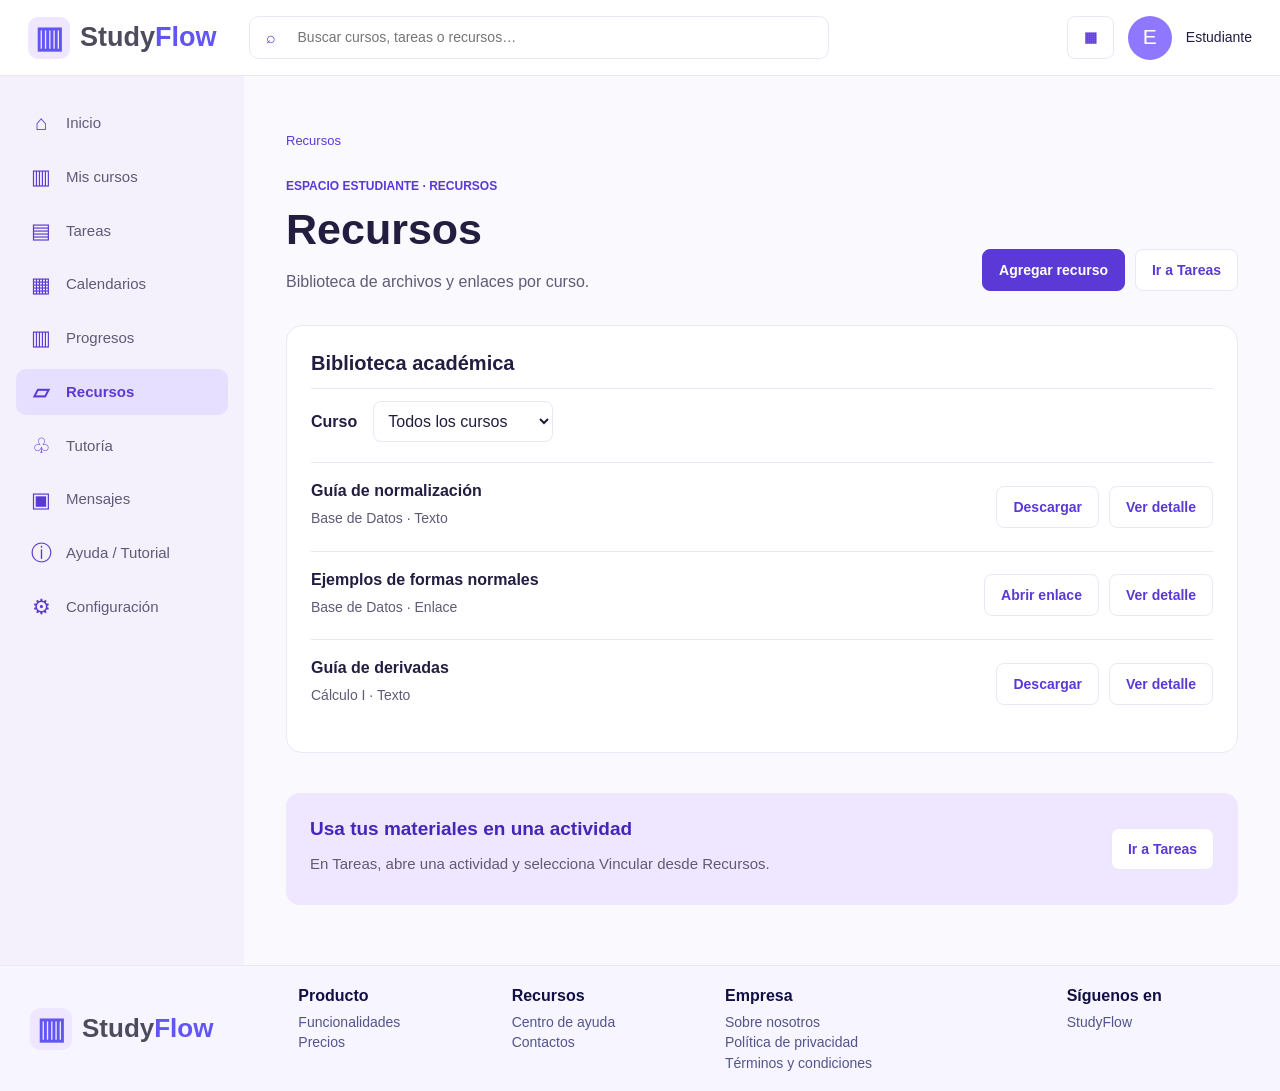
<file: recursos.html>
<!doctype html>
<html lang="es"><head><meta charset="utf-8"><meta name="viewport" content="width=device-width,initial-scale=1"><title>Recursos | StudyFlow</title><link rel="stylesheet" href="assets/styles/estudiante.css"><link rel="stylesheet" href="assets/styles/tareas-flujo.css"><link rel="stylesheet" href="assets/styles/biblioteca-progresos.css"><script src="assets/scripts/flujos-comunes.js" defer></script><script src="assets/scripts/recursos-flujo.js" defer></script><script src="assets/scripts/estudiante.js" defer></script></head><body data-pagina="recursos"><noscript>Activa JavaScript para gestionar tus actividades de StudyFlow.</noscript></body></html>
</file>
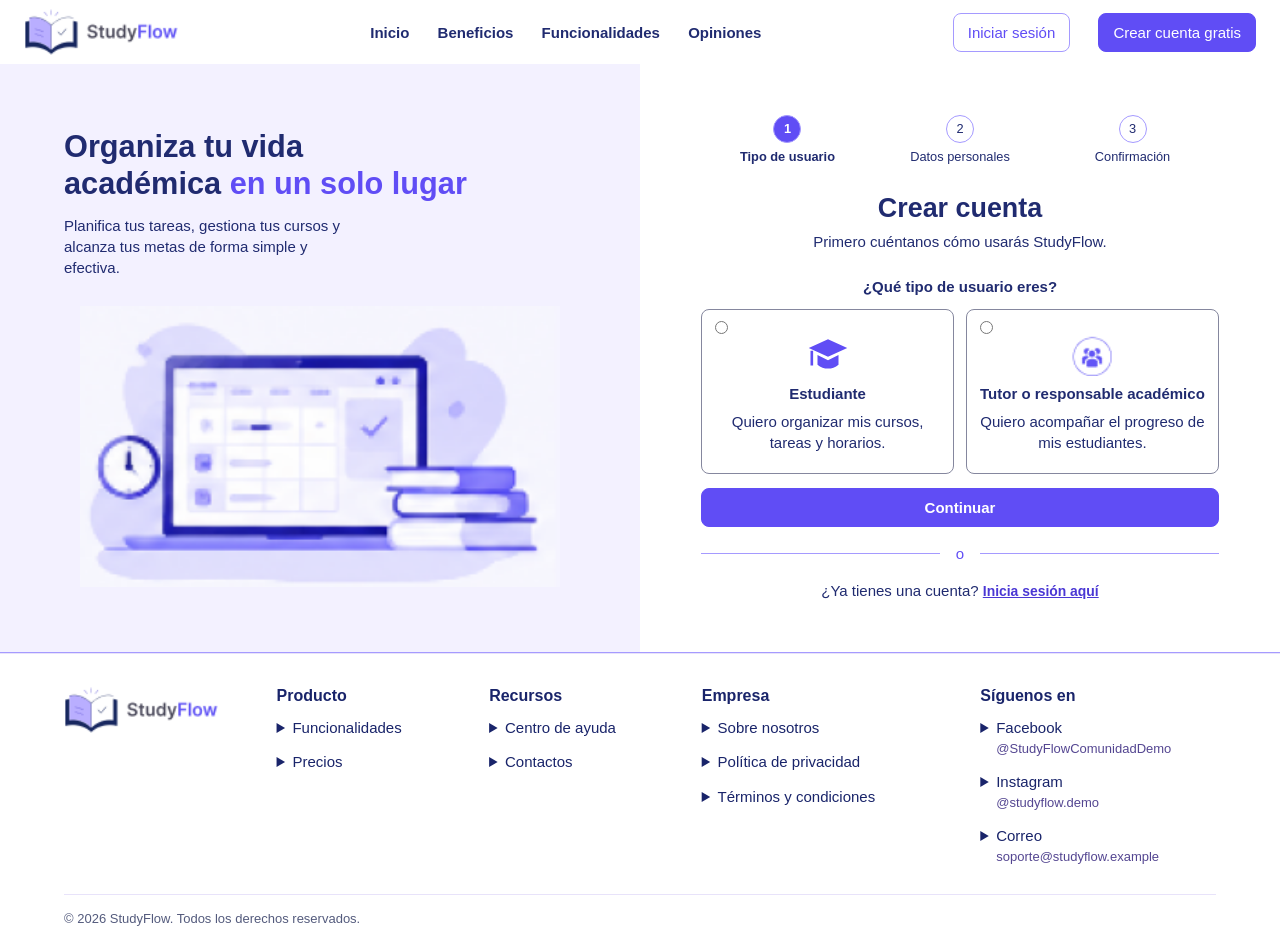
<file: registro.html>
<!doctype html>
<html lang="es">
<head>
  <meta charset="utf-8">
  <meta name="viewport" content="width=device-width, initial-scale=1">
  <title>Crear cuenta | StudyFlow</title>
  <link rel="stylesheet" href="assets/styles/styles.css?v=3">
  <link rel="stylesheet" href="assets/styles/login.css?v=3">
  <link rel="stylesheet" href="assets/styles/registro.css?v=3">
</head>
<body class="login-page">
  <header class="wrap top">
    <a href="index.html"><img class="logo" src="assets/img/logo.png" alt="StudyFlow"></a>
    <nav aria-label="Navegación principal">
      <a href="index.html">Inicio</a>
      <a href="index.html#beneficios">Beneficios</a>
      <a href="index.html#funciones">Funcionalidades</a>
      <a href="index.html#opiniones">Opiniones</a>
    </nav>
    <div class="actions">
      <a class="button outline" href="login.html">Iniciar sesión</a>
      <a class="button" href="registro.html" aria-current="page">Crear cuenta gratis</a>
    </div>
  </header>

  <main class="login-layout">
    <section class="intro" aria-labelledby="intro-title">
      <div>
        <h2 id="intro-title">Organiza tu vida<br> académica <span>en un solo lugar</span></h2>
        <p>Planifica tus tareas, gestiona tus cursos y alcanza tus metas de forma simple y efectiva.</p>
      </div>
      <img src="assets/img/agenda.png" alt="Calendario académico en una computadora junto a un reloj y unos libros">
    </section>

    <section class="login-content registro">
      <ol class="progreso" aria-label="Pasos del registro">
        <li aria-current="step"><span>1</span>Tipo de usuario</li>
        <li><span>2</span>Datos personales</li>
        <li><span>3</span>Confirmación</li>
      </ol>

      <section data-paso="1">
        <h1 tabindex="-1">Crear cuenta</h1>
        <p class="login-subtitle">Primero cuéntanos cómo usarás StudyFlow.</p>
        <fieldset class="perfiles">
          <legend>¿Qué tipo de usuario eres?</legend>
          <label><input type="radio" name="perfil" value="estudiante" aria-describedby="error-perfil"><img src="assets/img/icons/estudiante.svg" alt=""><strong>Estudiante</strong><span>Quiero organizar mis cursos, tareas y horarios.</span></label>
          <label><input type="radio" name="perfil" value="tutor" aria-describedby="error-perfil"><img src="assets/img/icons/team.png" alt=""><strong>Tutor o responsable académico</strong><span>Quiero acompañar el progreso de mis estudiantes.</span></label>
        </fieldset>
        <p id="error-perfil" class="field-error" role="alert" hidden></p>
        <button class="button submit" id="continuar" type="button" disabled>Continuar</button>
        <noscript><p>Activa JavaScript para probar el registro.</p></noscript>
        <div class="divider" aria-hidden="true">o</div>
        <p class="register">¿Ya tienes una cuenta? <a href="login.html">Inicia sesión aquí</a></p>
      </section>

      <section data-paso="2" hidden>
        <h1 tabindex="-1" id="titulo-formulario">Crear cuenta</h1>
        <p class="login-subtitle">Usa datos de prueba. Completa los campos obligatorios para continuar.</p>
        <form id="registro-form" method="post" novalidate>
          <label for="nombre">Nombre completo</label>
          <div class="input-row"><input id="nombre" name="nombre" type="text" autocomplete="name" placeholder="nombre" required aria-describedby="error-nombre"></div>
          <p id="error-nombre" class="field-error" hidden></p>
          <label for="email">Correo electrónico</label>
          <div class="input-row"><input id="email" name="email" type="email" autocomplete="email" placeholder="ejemplo@example.com" required aria-describedby="error-email"></div>
          <p id="error-email" class="field-error" hidden></p>
          <label for="clave">Contraseña (mínimo 8 caracteres)</label>
          <div class="input-row"><input id="clave" name="clave" type="password" autocomplete="new-password" placeholder="Mínimo 8 caracteres" required minlength="8" aria-describedby="error-clave"><button class="toggle" type="button" data-toggle="clave" aria-controls="clave">Mostrar</button></div>
          <p id="error-clave" class="field-error" hidden></p>
          <label for="confirmar">Confirmar contraseña</label>
          <div class="input-row"><input id="confirmar" name="confirmar" type="password" autocomplete="new-password" placeholder="Repite la contraseña" required minlength="8" aria-describedby="error-confirmar"><button class="toggle" type="button" data-toggle="confirmar" aria-controls="confirmar">Mostrar</button></div>
          <p id="error-confirmar" class="field-error" hidden></p>
          <fieldset id="estudiante" hidden disabled><label for="universidad">Universidad</label><select id="universidad" name="universidad" required aria-describedby="error-universidad"><option value="">Selecciona una opción</option><option>Universidad de prueba</option><option>Otra universidad</option></select><p id="error-universidad" class="field-error" hidden></p><label for="carrera">Carrera</label><select id="carrera" name="carrera" required aria-describedby="error-carrera"><option value="">Selecciona una opción</option><option>Ingeniería</option><option>Administración</option><option>Educación</option><option>Otra carrera</option></select><p id="error-carrera" class="field-error" hidden></p><label for="ciclo">Ciclo académico</label><select id="ciclo" name="ciclo" required aria-describedby="error-ciclo"><option value="">Selecciona una opción</option><option>1</option><option>2</option><option>3</option><option>4</option><option>5</option><option>6</option><option>7</option><option>8</option><option>9</option><option>10</option><option>11</option><option>12</option></select><p id="error-ciclo" class="field-error" hidden></p></fieldset>
          <fieldset id="tutor" hidden disabled><label for="institucion">Institución educativa</label><select id="institucion" name="institucion" required aria-describedby="error-institucion"><option value="">Selecciona una opción</option><option>Institución de prueba</option><option>Otra institución</option></select><p id="error-institucion" class="field-error" hidden></p><label for="rol">Rol</label><select id="rol" name="rol" required aria-describedby="error-rol"><option value="">Selecciona una opción</option><option>Tutor académico</option><option>Docente</option><option>Responsable académico</option><option>Otro rol</option></select><p id="error-rol" class="field-error" hidden></p><label for="area">Área o especialidad (opcional)</label><select id="area" name="area" aria-describedby="error-area"><option value="">Selecciona una opción</option><option>Ciencias</option><option>Tecnología</option><option>Humanidades</option><option>Otra área</option></select><p id="error-area" class="field-error" hidden></p></fieldset>
          <div class="aceptacion">
            <label><input id="acepto" type="checkbox" required aria-describedby="error-acepto"> Acepto las condiciones de la demostración.</label>
            <button class="toggle" type="button" data-dialog="condiciones">Ver condiciones</button>
            <p id="error-acepto" class="field-error" hidden></p>
          </div>
          <button class="button submit" id="crear" type="submit" disabled>Crear cuenta</button>
          <p id="estado-registro" class="status" role="status"></p>
          <button class="toggle volver" id="volver" type="button">Volver a elegir perfil</button>
          <p><a class="reset-link" href="index.html">Cancelar registro</a></p>
        </form>
      </section>

      <section data-paso="3" class="confirmacion" hidden>
        <img src="assets/img/icons/registro-ok.svg" alt="">
        <h1 tabindex="-1">¡Registro de prueba completado!</h1>
        <p id="confirmacion-texto"></p>
        <a class="button submit" href="login.html">Iniciar sesión</a>
        <a class="button outline submit" href="index.html">Ir al inicio</a>
      </section>
    </section>
  </main>
  <footer class="sf-footer">
      <div class="sf-footer-grid">
        <a class="sf-brand" href="index.html#inicio">
          <img class="logo" src="assets/img/logo.png" alt="StudyFlow">
        </a>

        <section aria-labelledby="sf-producto">
          <h2 id="sf-producto">Producto</h2>

          <details>
            <summary>Funcionalidades</summary>
            <p>Organiza tus cursos, consulta las próximas entregas y marca las tareas que ya terminaste.</p>
          </details>

          <details>
            <summary>Precios</summary>
            <p><strong>Gratis · S/ 0 al mes</strong><br>Hasta tres cursos y un calendario.</p>
            <p><strong>Plus · S/ 15 al mes</strong><br>Cursos ilimitados y recordatorios personalizados.</p>
            <p><small>Precios de ejemplo.</small></p>
          </details>
        </section>

        <section aria-labelledby="sf-recursos">
          <h2 id="sf-recursos">Recursos</h2>

          <details>
            <summary>Centro de ayuda</summary>
            <p><strong>¿Cómo creo un curso?</strong><br>En tu panel, selecciona «Nuevo curso» y escribe su nombre.</p>
            <p><strong>¿Cómo completo una tarea?</strong><br>Abre el curso y marca la casilla junto a la tarea.</p>
          </details>

          <details>
            <summary>Contactos</summary>
            <p><strong>Teléfono</strong><br>+1 (202) 555-0147</p>
            <p><strong>Correo</strong><br>soporte@studyflow.example</p>
            <p><strong>Horario</strong><br>Lunes a viernes, de 9 a. m. a 6 p. m.</p>
            <p><small>Datos de contacto ficticios.</small></p>
          </details>
        </section>

        <section aria-labelledby="sf-empresa">
          <h2 id="sf-empresa">Empresa</h2>

          <details>
            <summary>Sobre nosotros</summary>
            <p>StudyFlow ayuda a estudiantes a reunir sus cursos, tareas y fechas de entrega en un solo lugar.</p>
          </details>

          <details>
            <summary>Política de privacidad</summary>
            <p><strong>Datos que utilizamos.</strong> Los datos de una cuenta pueden incluir tu nombre, correo, cursos, tareas y preferencias.</p>
            <p><strong>Para qué los utilizamos.</strong> Para administrar tu cuenta, guardar tus tareas, enviarte los recordatorios que configures y responder tus consultas.</p>
            <p><strong>Conservación y solicitudes.</strong> Conservamos los datos durante el tiempo necesario para prestar el servicio. Puedes solicitar acceso, corrección o eliminación escribiendo a privacidad@studyflow.example.</p>
            <p><small>Texto de ejemplo para StudyFlow.</small></p>
          </details>

          <details>
            <summary>Términos y condiciones</summary>
            <p><strong>Uso del servicio.</strong> StudyFlow permite organizar cursos y tareas. Al usar el servicio, aceptas estos términos y te comprometes a respetar los derechos de otras personas.</p>
            <p><strong>Cuenta y contenido.</strong> Protege tus credenciales. Conservas los derechos sobre el contenido que subes y autorizas a StudyFlow a almacenarlo y mostrarlo para prestar el servicio.</p>
            <p><strong>Uso permitido.</strong> Queda prohibido acceder a cuentas ajenas, difundir contenido ilegal o interferir con el funcionamiento del servicio.</p>
            <p><strong>Planes y consultas.</strong> Si contratas un plan de pago, verás el precio, la frecuencia de cobro y las condiciones de cancelación antes de confirmar. Para consultas, escribe a soporte@studyflow.example.</p>
            <p><small>Texto de ejemplo para StudyFlow.</small></p>
          </details>
        </section>

        <section aria-labelledby="sf-redes">
          <h2 id="sf-redes">Síguenos en</h2>

          <details>
            <summary>Facebook <span class="sf-handle">@StudyFlowComunidadDemo</span></summary>
            <p>StudyFlow Comunidad comparte ideas de organización y novedades del producto.</p>
            <p><small>Perfil ficticio.</small></p>
          </details>

          <details>
            <summary>Instagram <span class="sf-handle">@studyflow.demo</span></summary>
            <p>Consejos de estudio, calendarios y rutinas para organizar tu semana.</p>
            <p><small>Perfil ficticio.</small></p>
          </details>

          <details>
            <summary>Correo <span class="sf-handle">soporte@studyflow.example</span></summary>
            <p>Equipo de soporte de StudyFlow. Atención para consultas, sugerencias y problemas con la cuenta.</p>
            <p><small>Dirección ficticia.</small></p>
          </details>
        </section>
      </div>

      <p class="sf-copyright">© 2026 StudyFlow. Todos los derechos reservados.</p>
    </footer>
  <dialog id="condiciones" aria-labelledby="condiciones-titulo">
    <h2 id="condiciones-titulo">Condiciones de la demostración</h2>
    <p>Usa datos ficticios. La información del formulario se procesa en el navegador durante la prueba y se borra al finalizar. Para probar el inicio de sesión, usa los datos indicados en esa pantalla.</p>
    <form method="dialog"><button class="button">Cerrar</button></form>
  </dialog>
  <dialog id="ayuda" aria-labelledby="ayuda-title">
    <h2 id="ayuda-title">Ayuda para registrarte</h2>
    <p>Selecciona tu perfil, completa los campos obligatorios con datos ficticios y confirma tu registro de prueba. Puedes volver al paso anterior para cambiar de perfil.</p>
    <form method="dialog"><button class="button" autofocus>Cerrar</button></form>
  </dialog>
<script src="assets/scripts/cuentas-demo.js"></script>
<script>
document.addEventListener("DOMContentLoaded", () => {
(() => {
    if (document.documentElement.dataset.formularioListo) return;

    const formulario = document.querySelector("#registro-form");
    const pasos = Array.from(document.querySelectorAll("[data-paso]"));
    const progreso = Array.from(document.querySelectorAll(".progreso li"));
    const estado = document.querySelector("#estado-registro");
    const errorPerfil = document.querySelector("#error-perfil");
    const clave = document.querySelector("#clave");
    const confirmar = document.querySelector("#confirmar");
    const crear = document.querySelector("#crear");
    const continuar = document.querySelector("#continuar");
    let perfil = "";

    function mostrarPaso(numero) {
        pasos.forEach((paso, indice) => { paso.hidden = indice !== numero - 1; });
        progreso.forEach((item, indice) => {
            item.classList.toggle("completo", indice < numero - 1);
            item.querySelector("span").textContent = indice < numero - 1 ? "✓" : String(indice + 1);
            if (indice === numero - 1) item.setAttribute("aria-current", "step");
            else item.removeAttribute("aria-current");
        });
        pasos[numero - 1].querySelector("h1").focus();
    }

    continuar.addEventListener("click", () => {
        const elegido = document.querySelector('input[name="perfil"]:checked');
        if (!elegido) {
            errorPerfil.hidden = false;
            errorPerfil.textContent = "Selecciona estudiante o tutor para continuar.";
            document.querySelector('input[name="perfil"]').focus();
            return;
        }

        perfil = elegido.value;
        for (const tipo of ["estudiante", "tutor"]) {
            const grupo = document.getElementById(tipo);
            grupo.hidden = tipo !== perfil;
            grupo.disabled = grupo.hidden;
        }
        document.querySelector("#titulo-formulario").textContent =
            perfil === "tutor" ? "Crear cuenta - Tutor" : "Crear cuenta - Estudiante";
        crear.textContent = "Crear cuenta de " + perfil;
        mostrarPaso(2);
    });

    document.querySelector(".perfiles").addEventListener("change", () => {
        errorPerfil.hidden = true;
    });

    document.querySelector("#volver").addEventListener("click", () => {
        estado.textContent = "";
        mostrarPaso(1);
    });

    function validar(campo) {
        let mensaje = "";
        if (campo.type === "checkbox" && !campo.checked) {
            mensaje = "Acepta las condiciones de la demostración para continuar.";
        } else if (campo.required && !campo.value.trim()) {
            mensaje = campo.tagName === "SELECT" ? "Selecciona una opción." : "Completa este campo.";
        } else if (campo.validity.typeMismatch) {
            mensaje = "Escribe un correo con un formato como nombre@example.com.";
        } else if (campo === clave && campo.value.length < 8) {
            mensaje = "Usa al menos 8 caracteres.";
        } else if (campo === confirmar && campo.value !== clave.value) {
            mensaje = "Las contraseñas deben coincidir.";
        }

        const error = document.getElementById("error-" + campo.id);
        error.textContent = mensaje;
        error.hidden = !mensaje;
        if (mensaje) campo.setAttribute("aria-invalid", "true");
        else campo.removeAttribute("aria-invalid");
        return !mensaje;
    }

    function revisarEdicion(evento) {
        const campo = evento.target;
        if (campo.hasAttribute("aria-invalid")) validar(campo);
        if (campo === clave && confirmar.value) validar(confirmar);
        estado.textContent = "";
    }

    formulario.addEventListener("input", revisarEdicion);
    formulario.addEventListener("change", revisarEdicion);

    formulario.addEventListener("submit", async (evento) => {
        evento.preventDefault();
        const campos = Array.from(formulario.querySelectorAll("input:enabled, select:enabled"));
        const errores = campos.filter((campo) => !validar(campo));
        if (errores.length) {
            estado.dataset.tipo = "error";
            estado.textContent = "Corrige los campos indicados y vuelve a intentarlo.";
            errores[0].focus();
            return;
        }

        const perfilRegistrado = perfil;
        crear.disabled = true;
        estado.dataset.tipo = "";
        estado.textContent = "Guardando tu cuenta de prueba…";
        try {
            const correo = formulario.elements.email.value.trim().toLowerCase();
            await cuentasDemo.registrar(correo, formulario.elements.clave.value, perfilRegistrado, formulario.elements.nombre.value.trim());
        } catch {
            estado.dataset.tipo = "error";
            estado.textContent = "No se pudo guardar la cuenta de prueba. Abre el proyecto desde localhost o HTTPS.";
            return;
        } finally {
            crear.disabled = false;
        }

        formulario.reset();
        for (const boton of formulario.querySelectorAll("[data-toggle]")) {
            document.getElementById(boton.dataset.toggle).type = "password";
            boton.textContent = "Mostrar";
        }
        estado.textContent = "";
        document.querySelector("#confirmacion-texto").textContent =
            "Tu cuenta de prueba está lista. Entra con el correo y la contraseña que acabas de registrar.";
        document.querySelector('[data-paso="3"] a').href = "login.html?perfil=" + perfilRegistrado;
        mostrarPaso(3);
    });

    for (const boton of document.querySelectorAll("[data-toggle]")) {
        boton.addEventListener("click", () => {
            const campo = document.getElementById(boton.dataset.toggle);
            const visible = campo.type === "password";
            campo.type = visible ? "text" : "password";
            boton.textContent = visible ? "Ocultar" : "Mostrar";
        });
    }

    for (const control of document.querySelectorAll("[data-dialog]")) {
        control.addEventListener("click", (evento) => {
            evento.preventDefault();
            document.getElementById(control.dataset.dialog).showModal();
        });
    }

    continuar.disabled = false;
    crear.disabled = false;

    document.documentElement.dataset.formularioListo = "true";
})();
});
</script>
</body>
</html>
</file>
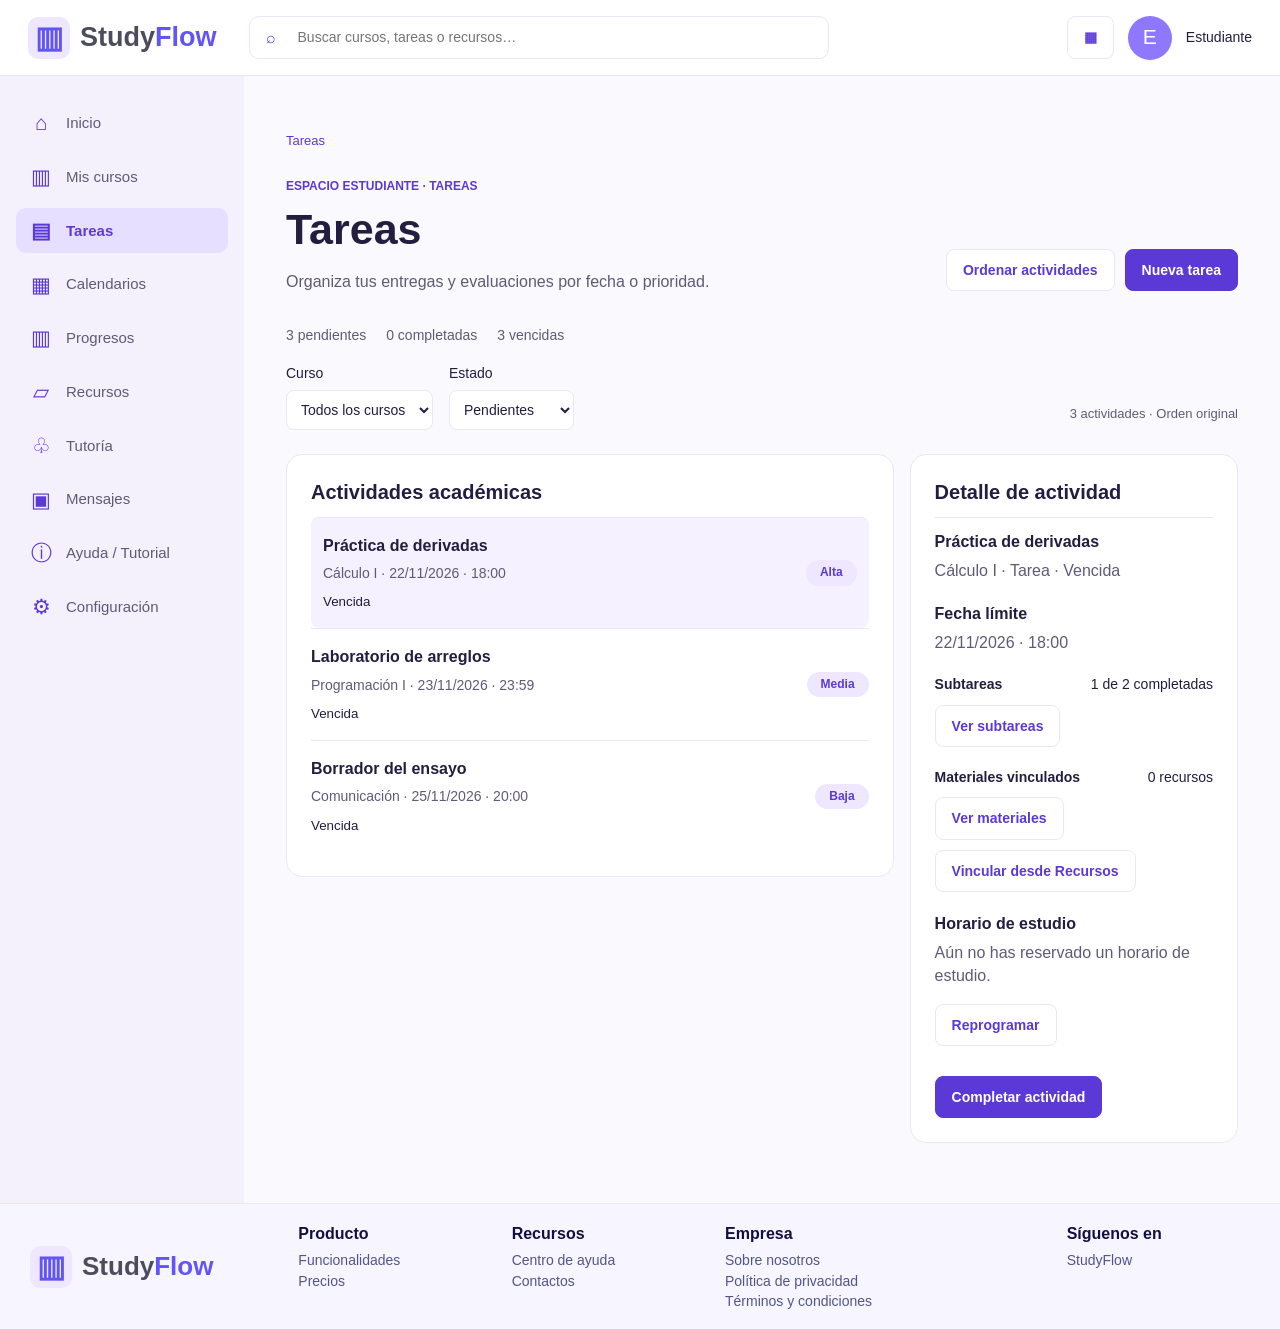
<file: tareas.html>
<!doctype html>
<html lang="es"><head><meta charset="utf-8"><meta name="viewport" content="width=device-width,initial-scale=1"><title>Tareas | StudyFlow</title><link rel="stylesheet" href="assets/styles/estudiante.css"><link rel="stylesheet" href="assets/styles/tareas-flujo.css"><script src="assets/scripts/flujos-comunes.js" defer></script><script src="assets/scripts/tareas-flujo.js" defer></script><script src="assets/scripts/estudiante.js" defer></script></head><body data-pagina="tareas"><noscript>Activa JavaScript para gestionar tus actividades de StudyFlow.</noscript></body></html>
</file>
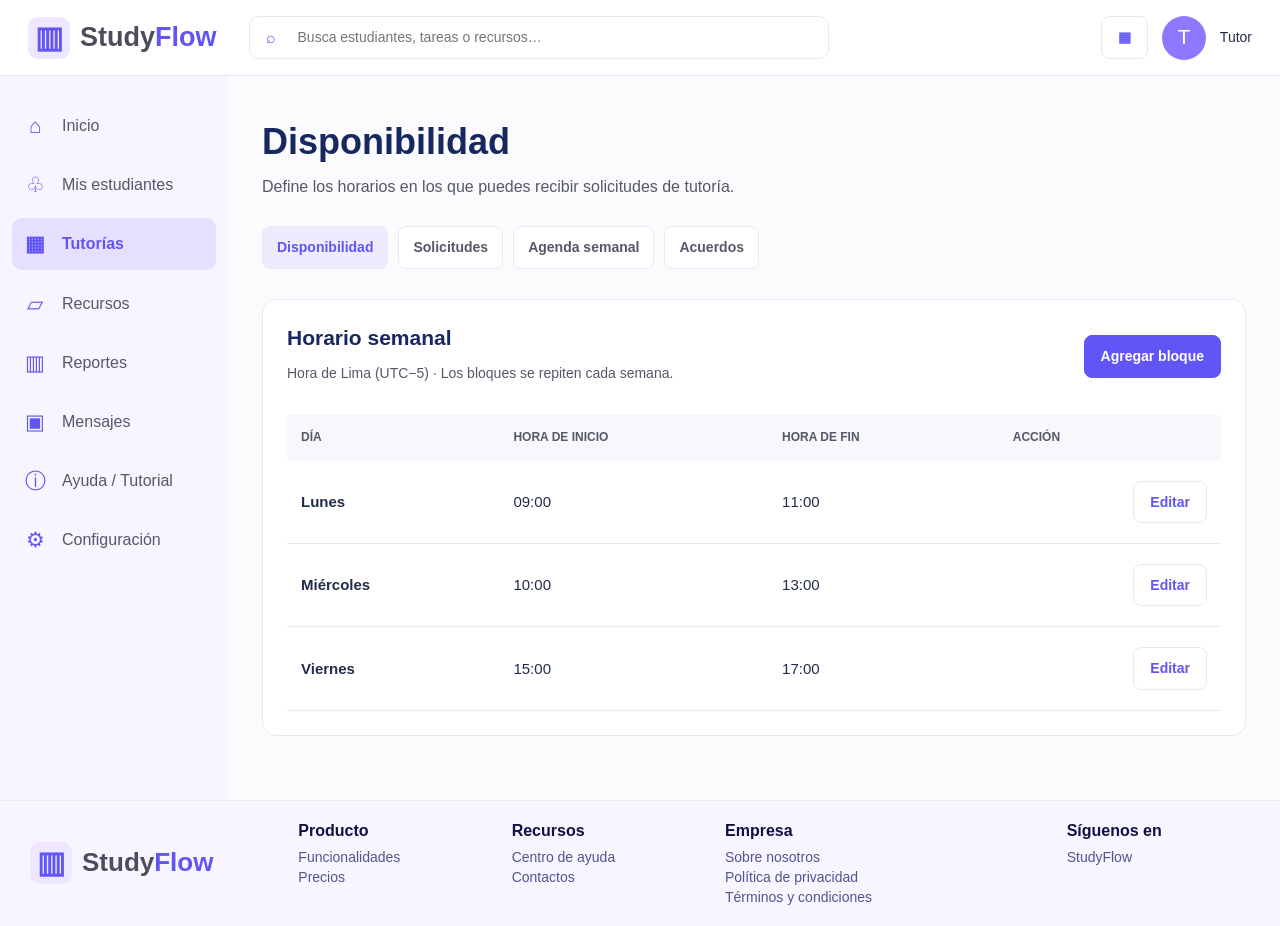
<file: tutorias.html>
<!doctype html>
<html lang="es">
<head>
  <meta charset="utf-8">
  <meta name="viewport" content="width=device-width,initial-scale=1">
  <title>Tutorías | StudyFlow</title>
  <link rel="stylesheet" href="assets/styles/estudiante.css">
  <link rel="stylesheet" href="assets/styles/tutor-vistas.css">
  <link rel="stylesheet" href="assets/styles/tutorias-flujo.css">
  <script src="assets/scripts/tutorias-flujo.js" defer></script>
</head>
<body class="tutor-vista">
  <header><a class="marca" href="index.html"><span class="libro-marca" aria-hidden="true">▥</span><span>Study<span>Flow</span></span></a><label class="buscador"><span aria-hidden="true">⌕</span><input id="buscar-tutor" type="search" placeholder="Busca estudiantes, tareas o recursos…" aria-label="Buscar estudiantes"></label><div class="cuenta"><a class="boton" href="tutorias.html#solicitudes" aria-label="Solicitudes de tutoría">▦</a><span class="avatar">T</span><span class="nombre">Tutor</span></div></header>
  <div class="estructura-estudiante">
    <aside><nav aria-label="Menú del tutor"><a href="inicio-tutor.html"><span class="icono" aria-hidden="true">⌂</span>Inicio</a><a href="mis-estudiantes.html"><span class="icono" aria-hidden="true">♧</span>Mis estudiantes</a><a href="tutorias.html" aria-current="page"><span class="icono" aria-hidden="true">▦</span>Tutorías</a><a href="recursos-tutor.html"><span class="icono" aria-hidden="true">▱</span>Recursos</a><a href="inicio-tutor.html"><span class="icono" aria-hidden="true">▥</span>Reportes</a><a href="inicio-tutor.html"><span class="icono" aria-hidden="true">▣</span>Mensajes</a><a href="inicio-tutor.html"><span class="icono" aria-hidden="true">ⓘ</span>Ayuda / Tutorial</a><a href="inicio-tutor.html"><span class="icono" aria-hidden="true">⚙</span>Configuración</a></nav></aside>
    <main>
<div class="cabecera"><div><h1>Disponibilidad</h1><p class="subtitulo">Define los horarios en los que puedes recibir solicitudes de tutoría.</p></div></div>
<nav class="pestanas" aria-label="Secciones de tutorías"><a class="activa" href="#disponibilidad">Disponibilidad</a><a href="#solicitudes">Solicitudes</a><a href="#agenda">Agenda semanal</a><a href="#acuerdos">Acuerdos</a></nav>
<section class="panel" id="disponibilidad"><div class="panel-titulo"><div><h2>Horario semanal</h2><p>Hora de Lima (UTC−5) · Los bloques se repiten cada semana.</p></div><span class="tema">3 bloques disponibles</span></div><div class="tabla-contenedor"><table class="tabla-horarios"><thead><tr><th scope="col">DÍA</th><th scope="col">HORA DE INICIO</th><th scope="col">HORA DE FIN</th></tr></thead><tbody><tr><td><strong>Lunes</strong></td><td>09:00</td><td>11:00</td></tr><tr><td><strong>Miércoles</strong></td><td>10:00</td><td>13:00</td></tr><tr><td><strong>Viernes</strong></td><td>15:00</td><td>17:00</td></tr></tbody></table></div></section>
<section class="panel seccion-tutor" id="solicitudes"><h2>Solicitudes de tutoría</h2><p>Revisa el motivo de las solicitudes de tus estudiantes.</p><details><summary>Valeria Torres · Programación II</summary><p>Necesito apoyo para repasar arreglos y organizar mis próximas entregas.</p><p>Miércoles · 10:00–10:30 · Solicitud pendiente</p></details><details><summary>Diego Salazar · Planificación de estudio</summary><p>Quisiera organizar mi horario semanal y priorizar las actividades pendientes.</p><p>Viernes · 15:30–16:00 · Solicitud pendiente</p></details></section>
<section class="panel seccion-tutor" id="agenda"><h2>Agenda semanal</h2><p>Consulta tus próximas sesiones confirmadas.</p><article class="fila"><div><h3>Mateo Vega</h3><p>Viernes · 15:00–15:30</p></div><span class="riesgo">Confirmada</span></article><article class="fila"><div><h3>Camila Mendoza</h3><p>Miércoles · 11:00–11:45</p></div><span class="riesgo">Confirmada</span></article></section>
<section class="panel seccion-tutor" id="acuerdos"><h2>Acuerdos de tutoría</h2><details><summary>Mateo Vega · Organización semanal</summary><p>Planificar tres sesiones de estudio y revisar las actividades pendientes antes del viernes.</p></details><details><summary>Camila Mendoza · Hábitos de estudio</summary><p>Completar la guía de repaso y registrar los avances de la semana.</p></details></section>
</main>
  </div>
  <footer><a class="marca" href="index.html"><span class="libro-marca" aria-hidden="true">▥</span><span>Study<span>Flow</span></span></a><section><h3>Producto</h3><a href="index.html#funcionalidades">Funcionalidades</a><a href="index.html">Precios</a></section><section><h3>Recursos</h3><a href="inicio-tutor.html">Centro de ayuda</a><a href="index.html">Contactos</a></section><section><h3>Empresa</h3><a href="index.html">Sobre nosotros</a><a href="index.html">Política de privacidad</a><a href="index.html">Términos y condiciones</a></section><section><h3>Síguenos en</h3><a href="index.html">StudyFlow</a></section></footer>
</body>
</html>
</file>
<file: assets/styles/styles.css>
/* Colores y estilos generales */
:root {
  --color-texto: #202b70;
  --color-principal: #604df5;
  --fondo-lila: #f3f1ff;
  --color-borde: #a59aff;
}

* {
  box-sizing: border-box;
}

html {
  scroll-behavior: smooth;
}

body {
  margin: 0;
  color: var(--color-texto);
  font: 15px/1.4 Inter, Arial, sans-serif;
}

a {
  color: inherit;
  text-decoration: none;
}

a:focus-visible {
  outline: 2px solid var(--color-principal);
  outline-offset: 4px;
}

img {
  display: block;
  max-width: 100%;
}

h1, h2, h3, p, ol, figure, blockquote {
  margin: 0;
}

h2 {
  font-size: 1.17rem;
  line-height: 1.2;
}

h3 {
  font-size: .91rem;
  line-height: 1.2;
}

.wrap {
  width: 100%;
  padding-inline: 24px;
}

/* Más altura para la portada */
.hero {
  padding-block: 72px;
}

/* Espacio arriba y abajo de cada sección */
main > .benefits {
  padding-block: 44px;
}

main > .section {
  padding-block: 64px;
}

/* Separación entre el título, la descripción y las tarjetas */
.section .subtitle {
  margin-top: 12px;
  margin-bottom: 32px;
}

/* Más espacio dentro de las tarjetas */
.steps li,
.features article {
  padding-block: 24px;
}

/* Espaciado en celular */
@media (max-width: 690px) {
  .hero,
  main > .section {
    padding-block: 40px;
  }

  main > .benefits {
    padding-block: 32px;
  }

  .section .subtitle {
    margin-bottom: 24px;
  }
}
/* Encabezado y navegación */
.top {
  min-height: 78px;
  display: flex;
  align-items: center;
  justify-content: space-between;
  gap: 16px;
}

.logo {
  width: 155px;
}

nav, .actions {
  display: flex;
  align-items: center;
  gap: clamp(10px, 2.2vw, 32px);
}

nav {
  font-weight: 700;
  flex-wrap: wrap;
}

nav a:hover {
  text-decoration: underline;
}

/* Botones */
.button {
  display: inline-block;
  border: 1px solid var(--color-principal);
  padding: 8px 14px;
  border-radius: 8px;
  background: var(--color-principal);
  color: white;
  text-align: center;
}

.button:hover {
  background: #4935df;
  color: white;
}

.outline {
  background: white;
  color: var(--color-principal);
  border-color: var(--color-borde);
}

/* Portada */
.lavender {
  background: var(--fondo-lila);
}

.hero {
  display: grid;
  grid-template-columns: 1.2fr 1fr;
  align-items: center;
  gap: 40px;
  padding-block: 28px 20px;
}

.hero h1 {
  font-size: clamp(1.65rem, 3vw, 2.75rem);
  line-height: 1.08;
  letter-spacing: -.025em;
}

.hero h1 span {
  color: var(--color-principal);
}

.hero p {
  max-width: 520px;
  margin-top: 12px;
}

.hero .actions {
  margin-top: 23px;
  flex-wrap: wrap;
}

.hero .button {
  min-width: 155px;
}

.hero .note {
  margin-top: 15px;
}

.hero-art {
  width: min(100%, 430px);
  justify-self: center;
}

/* Beneficios y secciones */
.grid {
  display: grid;
  grid-template-columns: repeat(4, minmax(0, 1fr));
  gap: clamp(14px, 3vw, 42px);
}

.benefits {
  padding-block: 18px;
}

.benefits article, .features article, figure {
  display: flex;
  align-items: center;
  gap: 12px;
}

article img, figure img, .steps img {
  width: 44px;
  flex: 0 0 44px;
}

article p, .steps p, figure {
  font-size: .82rem;
  line-height: 1.24;
}

.section {
  padding-block: 16px 22px;
  text-align: center;
}

.subtitle {
  margin: 4px 0 16px;
  font-size: .84rem;
}

/* Pasos para comenzar */
.steps {
  list-style: none;
  padding: 0;
  gap: clamp(20px, 6vw, 82px);
}

.steps li {
  background: white;
  border-radius: 16px;
  position: relative;
  padding: 20px 10px 12px;
}

.steps li:not(:last-child)::after {
  content: '⟶';
  color: var(--color-principal);
  font-size: 25px;
  position: absolute;
  left: 100%;
  width: clamp(20px, 6vw, 82px);
  top: 40%;
}

.steps img {
  margin: 0 auto 15px;
  mix-blend-mode: multiply;
}

.steps p, article p {
  margin-top: 4px;
}

/* Tarjetas y opiniones */
.features article, figure {
  border: 1px solid var(--color-borde);
  border-radius: 13px;
  background: white;
  padding: 12px;
  text-align: left;
}

.opinions {
  border-block: 1px solid var(--color-borde);
}

.quotes {
  display: grid;
  grid-template-columns: repeat(3, 1fr);
  gap: clamp(14px, 6vw, 80px);
}

figcaption {
  margin-top: 7px;
}

/* Llamada a la acción */
.callout {
  padding-inline: 24px;
}

.callout h2 {
  margin-bottom: 15px;
}

.callout .button {
  min-width: 190px;
}

/* Pie de página */

.sf-footer {
 padding: 32px clamp(20px, 5vw, 64px) 18px;
 border-top: 1px solid #e8e3fa;
 background: #fff;
 color: #19246a;
 font: 15px/1.5 Arial, sans-serif;
}

.sf-footer-grid {
 display: grid;
 grid-template-columns: 1fr 1fr 1fr 1.35fr 1.25fr;
 align-items: start;
 gap: 24px;
 margin: 0 auto;
}

.sf-footer section {
 min-width: 0;
 overflow-wrap: anywhere;
}

.sf-brand { display: inline-block; }

.sf-footer h2 {
 margin: 0 0 8px;
 font-size: 16px;
}

.sf-footer details + details {
 margin-top: 6px;
}

.sf-footer summary {
 padding: 3px 0;
 cursor: pointer;
}

.sf-footer summary:hover,
.sf-footer details[open] > summary {
 color: #583ac7;
}

.sf-footer summary:focus-visible,
.sf-footer a:focus-visible {
 outline: 2px solid #6549da;
 outline-offset: 4px;
 border-radius: 2px;
}

.sf-footer details p {
 margin: 6px 0 10px 16px;
 color: #495071;
 font-size: 14px;
}

.sf-handle {
 display: block;
 margin-left: 16px;
 color: #544691;
 font-size: 13px;
}

.sf-copyright {
 margin: 24px auto 0;
 padding-top: 14px;
 border-top: 1px solid #e8e3fa;
 color: #545b7d;
 font-size: 13px;
}

@media (max-width: 960px) {
 .sf-footer-grid {
  grid-template-columns: repeat(2, minmax(0, 1fr));
 }

 .sf-brand {
  grid-column: 1 / -1;
 }
}

@media (max-width: 440px) {
 .sf-footer-grid {
  grid-template-columns: 1fr;
 }
}

/* Ventanas de registro e inicio de sesión */
.overlay {
  display: none;
}

.overlay:target {
  display: grid;
  position: fixed;
  inset: 0;
  place-items: center;
  background: #17143588;
  padding: 20px;
}

.panel {
  position: relative;
  background: white;
  border-radius: 14px;
  padding: 28px;
  max-width: 420px;
}

.panel p {
  margin-top: 10px;
}

.close {
  position: absolute;
  right: 12px;
  top: 4px;
  font-size: 26px;
}

/* Ajustes para tabletas y celulares */
@media (max-width: 1000px) {

  .top {
    gap: 12px;
  }

  nav {
    gap: 10px;
    font-size: .85rem;
  }

  .top .actions {
    gap: 6px;
    font-size: .83rem;
  }

  .top .logo {
    width: 120px;
  }

  article img, figure img {
    width: 32px;
    flex-basis: 32px;
  }
}

@media (max-width: 690px) {

  .wrap {
    padding-inline: 14px;
  }

  .top {
    flex-wrap: wrap;
    padding-block: 12px;
  }

  nav {
    order: 1;
    width: 100%;
    justify-content: space-between;
  }

  .hero {
    grid-template-columns: 1fr;
    gap: 12px;
  }

  .hero-art {
    width: min(100%, 340px);
  }

  .grid {
    grid-template-columns: repeat(2, minmax(0, 1fr));
  }

  .steps li:not(:last-child)::after {
    content: none;
  }

  .quotes {
    grid-template-columns: 1fr;
  }
}

/* Preferencias de movimiento */
@media (prefers-reduced-motion: reduce) {

  html {
    scroll-behavior: auto;
  }
}

/* Espaciado de la portada y enlaces del pie */
.top { min-height: 64px; }
.hero { padding-block: 22px 18px; }
.hero h1 { font-size: clamp(1.65rem, 2.6vw, 2.35rem); }
.hero-art { width: min(100%, 375px); }
.benefits { padding-block: 14px; }
.section { padding-block: 14px 18px; }
.steps li { padding-top: 14px; }
.steps img { margin-bottom: 10px; }

/* Mejoras de la landing de StudyFlow */
.studyflow-landing {
  --sf-cta: #4732c4;
  --sf-cta-hover: #38249e;
  --sf-texto-secundario: #3d4569;
}

.studyflow-landing .top,
.studyflow-landing .actions {
  flex-wrap: wrap;
}

.studyflow-landing .top nav {
  font-size: 0.9375rem;
}

.studyflow-landing main :is(p, blockquote, figcaption),
.studyflow-landing .sf-difference ul {
  color: var(--sf-texto-secundario);
  font-size: 1.0625rem;
  line-height: 1.65;
}

.studyflow-landing :is(.steps li, .features article) {
  padding-block: 1.25rem;
}

.studyflow-landing .button {
  display: inline-flex;
  align-items: center;
  justify-content: center;
  min-height: 44px;
  font-size: 1rem;
}

.studyflow-landing .button.sf-primary {
  padding: 0.625rem 1rem;
  border-color: var(--sf-cta);
  background: var(--sf-cta);
  color: #fff;
  font-weight: 700;
}

.studyflow-landing .button.sf-primary:hover {
  border-color: var(--sf-cta-hover);
  background: var(--sf-cta-hover);
  text-decoration: underline;
}

.studyflow-landing .button.outline {
  color: var(--sf-cta);
}

.studyflow-landing .button.outline:hover {
  background: var(--fondo-lila);
}

.studyflow-landing :is(a, summary):focus-visible {
  outline: 3px solid var(--sf-cta);
  outline-offset: 4px;
  box-shadow: 0 0 0 4px #fff;
}

.studyflow-landing .sf-difference {
  border-block: 1px solid var(--color-borde);
}

.studyflow-landing .sf-difference h2,
.studyflow-landing .callout h2 {
  font-size: clamp(1.4rem, 2.5vw, 2rem);
}

.studyflow-landing .sf-difference .subtitle {
  max-width: 64ch;
  margin-inline: auto;
}

.studyflow-landing .sf-difference ul {
  display: grid;
  grid-template-columns: repeat(3, minmax(0, 1fr));
  gap: 1rem;
  max-width: 68rem;
  margin: 0 auto;
  padding: 0;
  list-style: none;
  text-align: start;
}

.studyflow-landing .sf-difference li {
  padding: 1.25rem;
  border: 1px solid #d2caf9;
  border-top: 4px solid var(--sf-cta);
  border-radius: 0.75rem;
  background: var(--fondo-lila);
}

.studyflow-landing .sf-difference strong {
  display: block;
  margin-bottom: 0.35rem;
  color: var(--color-texto);
  font-size: 1.125rem;
}

.studyflow-landing .callout p {
  max-width: 56ch;
  margin: 0 auto 1.25rem;
}

@media (max-width: 960px) {
  .studyflow-landing .grid {
    grid-template-columns: repeat(2, minmax(0, 1fr));
  }

  .studyflow-landing .steps li::after {
    display: none;
  }
}

@media (max-width: 440px) {
  .studyflow-landing .grid {
    grid-template-columns: minmax(0, 1fr);
  }
}

.studyflow-landing .hero {
  min-height: calc(100vh - var(--sf-header-height, 64px));
  min-height: calc(100svh - var(--sf-header-height, 64px));
  padding-block: clamp(2rem, 5vh, 5rem);
}

.studyflow-landing .sf-intro {
  background: linear-gradient(135deg, #f8f6ff 0%, #eeebff 70%, #e5dfff 100%);
}

.studyflow-landing .hero h1 {
  max-width: 19ch;
  font-size: clamp(2rem, 4.5vw, 3.75rem);
}

.studyflow-landing .hero h1 span {
  color: var(--sf-cta);
}

.studyflow-landing .hero p {
  max-width: 55ch;
  font-size: clamp(1rem, 1.5vw, 1.125rem);
  line-height: 1.65;
}

.studyflow-landing .hero h1 + p {
  margin-top: 1.25rem;
}

.studyflow-landing .hero .actions {
  gap: 0.75rem;
  margin-top: 1.75rem;
}

.studyflow-landing .hero .button {
  display: inline-flex;
  min-height: 52px;
  justify-content: center;
  align-items: center;
}

.studyflow-landing :is(.hero, .callout) .sf-primary {
  min-height: 52px;
  padding-inline: 1.5rem;
}

.studyflow-landing .callout {
  background: #292060;
  color: #fff;
}

.studyflow-landing .callout p {
  color: #f0ecff;
}

.studyflow-landing .callout .sf-primary {
  border-color: #fff;
  background: #fff;
  color: var(--sf-cta);
}

.studyflow-landing .callout .sf-primary:hover {
  background: var(--fondo-lila);
}

@media (max-width: 690px) {
  .studyflow-landing .sf-difference ul {
    grid-template-columns: minmax(0, 1fr);
  }
}

/* Separación visual con la paleta original */
.studyflow-landing main > .section {
  padding-block: clamp(3rem, 6vw, 5rem);
}

.studyflow-landing main > .section:not(.callout) h2 {
  font-size: clamp(1.4rem, 2.5vw, 2rem);
}

.studyflow-landing .benefits h2 {
  margin-bottom: 1.75rem;
}

.studyflow-landing .benefits article {
  align-items: flex-start;
  text-align: start;
}

.studyflow-landing .sf-difference {
  background: var(--fondo-lila);
  border-color: #e1ddfa;
}

.studyflow-landing .sf-difference li {
  background: #fff;
  border: 1px solid #d2caf9;
}

.studyflow-landing #pasos {
  background: #fff;
}

.studyflow-landing .steps li {
  background: var(--fondo-lila);
}

.studyflow-landing #funciones {
  max-width: none;
  background: #f9f8ff;
  border-block: 1px solid #e1ddfa;
}

.studyflow-landing #funciones .grid,
.studyflow-landing .benefits .grid,
.studyflow-landing .steps,
.studyflow-landing .quotes {
  max-width: 72rem;
  margin-inline: auto;
}

.studyflow-landing .opinions {
  background: #fff;
  border: 0;
}

.studyflow-landing .quotes figure {
  align-items: flex-start;
  border: 0;
  border-inline-start: 3px solid var(--color-borde);
  border-radius: 0;
  padding: 0.5rem 1rem;
}

.studyflow-landing nav [aria-current="location"],
.studyflow-landing .sf-questions a {
  color: var(--sf-cta);
  text-decoration: underline;
  text-underline-offset: 0.2em;
}

.studyflow-landing .sf-questions {
  max-width: 42rem;
  margin: 1.5rem auto 0;
  text-align: start;
}

.studyflow-landing .sf-questions details {
  margin-bottom: 0.75rem;
  padding: 0.75rem 1rem;
  border: 1px solid #d2caf9;
  border-radius: 0.75rem;
  background: white;
}

.studyflow-landing .sf-questions summary {
  padding-block: 0.3rem;
  font-weight: 700;
  cursor: pointer;
}

.studyflow-landing .sf-questions p {
  margin-top: 0.5rem;
}

/* Secciones de ancho completo */
.studyflow-landing main > section {
  width: 100%;
  max-width: none;
  border-block: 0;
}

.studyflow-landing main > section + section,
.studyflow-landing .sf-footer {
  border-top: 1px solid #252332;
}

.studyflow-landing {
  --sf-gutter: clamp(1rem, 4vw, 5rem);
}

.studyflow-landing .wrap,
.studyflow-landing .callout {
  padding-inline: var(--sf-gutter);
}

.studyflow-landing .hero {
  grid-template-columns: minmax(0, 1fr) minmax(0, 1fr);
  gap: clamp(1.75rem, 5vw, 5rem);
  max-width: 108rem;
  margin-inline: auto;
}

.studyflow-landing .hero h1 {
  max-width: 23ch;
}

.studyflow-landing :is(.sf-difference ul, #funciones .grid, .benefits .grid, .steps, .quotes) {
  max-width: none;
}

.studyflow-landing .sf-questions {
  max-width: 68rem;
}

.studyflow-landing main > .sf-difference {
  background: #faf9ff;
  border-top-color: #252332;
}

@media (max-width: 800px) {
  .studyflow-landing .hero {
    grid-template-columns: minmax(0, 1fr);
    align-content: center;
  }
}

@media (max-width: 400px) {
  .studyflow-landing .hero .actions {
    display: grid;
  }
}

.studyflow-landing .top .logo,
.studyflow-landing .sf-brand .logo {
  width: clamp(156px, 16vw, 200px);
  height: auto;
}

.studyflow-landing .hero-art {
  width: 100%;
  aspect-ratio: 4 / 3;
  object-fit: cover;
  border: 1px solid #d5cdf7;
  border-radius: clamp(1rem, 3vw, 2rem);
  box-shadow: 0 12px 32px #29206026;
  justify-self: center;
}

@media (min-width: 801px) {
  .studyflow-landing .hero-art {
    max-height: max(19rem, 64vh);
  }
}

.studyflow-landing .sf-difference li img {
  margin-bottom: 0.75rem;
}

.studyflow-landing #pasos {
  background: #f9f8ff;
}

.studyflow-landing #funciones {
  background: #fff;
}
</file>
<file: assets/styles/estudiante.css>
*{box-sizing:border-box} :root{--violeta:#5b39d6;--tinta:#231d40;--muted:#605a77;--borde:#ebe7f6;--fondo:#faf9fd} body{margin:0;color:var(--tinta);background:var(--fondo);font:16px/1.45 Inter,Arial,sans-serif}button,input,select{font:inherit}button,a,input,select{touch-action:manipulation}button{cursor:pointer}a{color:var(--violeta);text-decoration:none}button,.boton{display:inline-flex;align-items:center;justify-content:center;border:1px solid var(--borde);border-radius:8px;background:white;color:var(--violeta);padding:10px 16px;font-size:14px;font-weight:600;gap:8px}button:hover,.boton:hover{background:#f1ecff}button.principal{background:var(--violeta);color:white;border-color:var(--violeta)}:focus-visible{outline:3px solid #a99aff;outline-offset:3px}input,select{border:1px solid var(--borde);border-radius:8px;padding:10px;background:white;color:var(--tinta);max-width:100%}input[type=checkbox]{accent-color:var(--violeta);width:18px;height:18px}header{height:76px;background:white;border-bottom:1px solid var(--borde);display:flex;align-items:center;gap:32px;padding:12px 28px}.marca{display:flex;align-items:center;gap:10px;color:#4d4c5d;font-size:27px;font-weight:700;white-space:nowrap}.marca img{width:46px;height:46px;object-fit:contain}.marca span span{color:#6255f6}.buscador{display:flex;align-items:center;border:1px solid var(--borde);border-radius:10px;max-width:580px;flex:1;gap:12px;padding:0 16px;color:var(--violeta)}.buscador input{border:0;min-width:0;width:100%;font-size:14px}.cuenta{margin-left:auto;display:flex;align-items:center;gap:14px;font-size:14px}.avatar{display:grid;place-items:center;background:#8f77ff;color:white;width:44px;height:44px;border-radius:50%;font-size:21px}.icono{width:22px;text-align:center;color:var(--violeta);font-size:21px;line-height:1}.estructura-estudiante{display:grid;grid-template-columns:244px minmax(0,1fr);min-height:calc(100vh - 186px)}aside{background:#f4f0fc;padding:24px 16px}aside nav{display:flex;flex-direction:column;gap:8px}aside a{display:flex;align-items:center;gap:14px;color:var(--muted);border-radius:10px;padding:12px 14px;font-size:15px}aside a[aria-current=page],aside a:hover{background:#e7dfff;color:var(--violeta)}aside a[aria-current=page]{font-weight:700}main{padding:32px 42px 60px;min-width:0}small.eyebrow{color:var(--violeta);font-weight:700;font-size:12px}h1{font-size:43px;line-height:1.2;margin:8px 0 14px}h2{font-size:20px;line-height:1.3;margin:0 0 12px}h3{font-size:16px;margin:0 0 5px}p{margin:6px 0;color:var(--muted)}.subtitulo{margin-bottom:26px}.cabecera{display:flex;justify-content:space-between;align-items:center;gap:18px;margin-bottom:30px}.cabecera .subtitulo{margin-bottom:0}.acciones{display:flex;gap:10px;flex-wrap:wrap}.panel{background:white;border:1px solid var(--borde);border-radius:16px;padding:24px;min-width:0}.columnas{display:grid;grid-template-columns:minmax(0,1.85fr) minmax(280px,1fr);gap:16px;align-items:start}.fila{border-top:1px solid var(--borde);padding:16px 0;display:flex;align-items:center;justify-content:space-between;gap:18px}.fila p{font-size:14px}.fila.seleccionada{background:#f5f1ff;border-radius:8px;padding-left:12px;padding-right:12px}.seleccionar{display:block;padding:0;border:0;background:none;text-align:left;color:var(--tinta);font-size:16px;flex:1;min-width:0}.seleccionar:hover{background:none;color:var(--violeta)}.prioridad{border-radius:24px;color:var(--violeta);background:#eee7ff;font-size:12px;font-weight:600;padding:4px 14px;white-space:nowrap}.detalle h2{padding-bottom:12px;border-bottom:1px solid var(--borde)}.detalle section{margin-top:20px}.detalle .mini{display:flex;justify-content:space-between;gap:12px;font-size:14px}.detalle button{margin-top:8px}.etiqueta{font-size:12px;color:var(--muted)}.filtro{display:flex;align-items:center;gap:16px;flex-wrap:wrap;border-top:1px solid var(--borde);padding:12px 0 20px}.filtro select{min-width:180px}.llamada{display:flex;align-items:center;justify-content:space-between;gap:20px;background:#eee7ff;border-radius:14px;padding:24px;margin-top:40px}.llamada h2{color:#4625bc;font-size:19px}.llamada p{font-size:15px}.tarjetas{display:grid;grid-template-columns:1fr 1fr;gap:20px;margin-top:26px}.tarjetas .panel{display:flex;flex-direction:column;min-height:200px;align-items:flex-start}.tarjetas button{margin-top:auto}.tarjetas p{font-size:15px;margin-bottom:12px}progress{appearance:none;width:100%;height:10px;border:0;border-radius:20px;background:#eee7ff;margin:2px 0 24px}progress::-webkit-progress-bar{background:#eee7ff;border-radius:20px}progress::-webkit-progress-value{background:var(--violeta);border-radius:20px}progress::-moz-progress-bar{background:var(--violeta);border-radius:20px}footer{background:#f7f5ff;border-top:1px solid var(--borde);padding:18px 30px;display:grid;grid-template-columns:1.3fr 1fr 1fr 1.7fr 1fr;gap:30px;min-height:110px}footer h3{color:#101044}footer a{display:block;color:#52558d;font-size:14px}footer .marca{font-size:26px}dialog{border:1px solid var(--borde);border-radius:16px;padding:28px;width:min(540px,calc(100% - 32px));max-height:85vh;overflow:auto;color:var(--tinta);box-shadow:0 20px 70px #231d4033}dialog::backdrop{background:#231d4066}dialog form{display:grid;gap:16px}dialog label{display:grid;gap:6px;font-size:14px;font-weight:600}dialog .acciones{justify-content:flex-end;margin-top:10px}.check{display:flex;align-items:center;gap:10px;padding:12px 0;border-bottom:1px solid var(--borde)}#estado{color:var(--violeta);margin:0;min-height:24px;font-size:14px}.error{color:#b22244}.vacio{padding:24px 0}#contenido{overflow-wrap:anywhere}.menu-movil{display:none}.lista-detalle{padding-left:20px}.lista-detalle li{margin:12px 0}.fila .acciones{flex-shrink:0}@media(max-width:1100px){header{gap:20px}.marca{font-size:23px}.estructura-estudiante{grid-template-columns:210px minmax(0,1fr)}main{padding:28px}.columnas{grid-template-columns:1fr}.cabecera{align-items:flex-start}footer{grid-template-columns:repeat(3,1fr)}}@media(max-width:700px){header{height:auto;flex-wrap:wrap;padding:12px 16px;gap:12px}.marca{font-size:22px}.marca img{width:34px;height:34px}.buscador{order:3;flex-basis:100%;max-width:none}.cuenta{gap:8px}.cuenta .nombre{display:none}.avatar{width:34px;height:34px;font-size:17px}.estructura-estudiante{grid-template-columns:1fr}aside{padding:8px}aside nav{flex-direction:row;overflow-x:auto}aside a{white-space:nowrap;padding:10px}.icono{font-size:18px}main{padding:24px 16px 36px}h1{font-size:34px}.cabecera{flex-direction:column;margin-bottom:22px}.tarjetas{grid-template-columns:1fr}.panel{padding:18px}.fila{align-items:flex-start;gap:10px}.fila .acciones{flex-shrink:1}.llamada{flex-direction:column;align-items:flex-start;margin-top:24px}footer{grid-template-columns:1fr 1fr;padding:20px 16px;gap:22px}footer .marca{grid-column:1/-1}.subtitulo{font-size:15px}}

.libro-marca{display:inline-grid;place-items:center;width:42px;height:42px;border-radius:10px;background:#eee7ff;color:#6255f6;font-size:30px;line-height:1}.buscador{min-width:0}.cabecera>div{min-width:0}.cabecera>.acciones{flex-shrink:0}@media(max-width:1100px){.cabecera{flex-wrap:wrap}}@media(max-width:700px){.cabecera>.acciones{flex-shrink:1}.libro-marca{width:34px;height:34px;font-size:25px}}
</file>
<file: assets/styles/estudiante-vistas.css>
/* Vistas sencillas de calendario, mensajes y ayuda. */
.vista-simple .acciones-principales{display:flex;gap:10px;flex-wrap:wrap;margin:24px 0 28px}
.vista-simple .boton.principal{background:#5b39d6;color:white;border-color:#5b39d6}
.vista-simple .subtitulo{margin-bottom:28px}
.calendario-aviso{margin-bottom:22px;padding:24px;min-height:150px}
.calendario-aviso h2{font-size:17px}.calendario-aviso p{border-top:1px solid var(--borde);padding-top:20px;margin-top:32px;font-size:15px;font-weight:600}
.calendario-cabecera{display:flex;align-items:center;justify-content:space-between;gap:16px;margin-bottom:24px}
.calendario-cabecera p{font-size:14px}.semana-grid{display:grid;grid-template-columns:repeat(7,minmax(0,1fr));gap:10px}
.dia-calendario{min-height:215px;background:#faf9ff;border:1px solid var(--borde);border-radius:10px;padding:12px 8px}
.dia-calendario h3{font-size:14px;margin:0 0 18px}.evento{display:block;background:#e5efff;color:#231d40;border-radius:6px;padding:9px 6px;margin-bottom:10px;font-size:12px;font-weight:600;overflow-wrap:anywhere}
.evento.estudio{background:#eee7ff}.evento.entrega{background:#fff0e9}.vista-simple details{border-top:1px solid var(--borde);padding:16px 0}.vista-simple summary{cursor:pointer;color:#5b39d6;font-size:14px;font-weight:600}.vista-simple details p{font-size:14px;margin:14px 0}.vista-simple .panel-extra{margin-top:24px;scroll-margin-top:20px}
.campos-sesion{display:grid;grid-template-columns:1fr 1fr;gap:16px;margin-top:20px}.campos-sesion label{display:grid;gap:8px;font-size:14px}
.mensajes-grid{display:grid;grid-template-columns:minmax(230px,.9fr) minmax(0,2.1fr);gap:18px}
.mensajes-grid>.panel{min-height:585px}.conversacion-contacto{background:#eee7ff;padding:16px;border-radius:10px;margin-top:20px}.contacto{display:flex;align-items:center;gap:10px;margin-bottom:12px}.contacto .avatar{width:38px;height:38px;font-size:14px;background:#5b39d6;flex-shrink:0}.contacto strong{font-size:16px}.contacto p{font-size:13px;margin:3px 0}.conversacion-contacto a{font-size:13px;font-weight:600}
.chat-vista h2{font-size:22px;margin-top:14px}.chat-vista>p{font-size:15px}.chat-vista details{margin-top:32px}.chat-burbuja{max-width:85%;padding:16px;border-radius:14px 14px 14px 2px;background:#f2eefb;margin:20px 0;font-size:14px}.chat-burbuja.propia{margin-left:auto;background:#e8e1ff;border-radius:14px 14px 2px 14px}.chat-burbuja small{display:block;color:#77708b;font-size:12px;margin-top:8px}
.guia-fila{display:flex;justify-content:space-between;align-items:center;gap:22px;border-top:1px solid var(--borde);padding:18px 0}.guia-fila h3{font-size:16px}.guia-fila p{font-size:14px;margin:5px 0 0}.guia-fila .boton{min-width:88px;flex-shrink:0}.vista-simple .panel:target{border-color:#b9afff}
@media(max-width:1100px){.semana-grid{grid-template-columns:repeat(4,minmax(0,1fr))}.mensajes-grid{grid-template-columns:1fr}.mensajes-grid>.panel{min-height:0}.chat-vista{min-height:320px!important}}
@media(max-width:700px){.semana-grid{grid-template-columns:repeat(2,minmax(0,1fr));gap:10px}.dia-calendario{min-height:165px}.calendario-cabecera{align-items:flex-start;flex-direction:column}.calendario-aviso{padding:18px}.calendario-aviso p{margin-top:20px}.campos-sesion{grid-template-columns:1fr}.guia-fila{gap:12px;align-items:flex-start}.guia-fila .boton{min-width:64px;padding:8px 12px}.guia-fila h3{font-size:15px}.guia-fila p{font-size:13px}.mensajes-grid{gap:16px}.chat-burbuja{max-width:95%}}
</file>
<file: assets/styles/panel.css>
body[data-perfil] { background: #f8f7fb; color: #211c43; }
.barra { display: flex; align-items: center; gap: 24px; padding: 12px 24px; background: white; }
.buscar { display: flex; align-items: center; gap: 8px; width: min(48%, 580px); border: 1px solid #e7e2fa; padding: 6px 12px; border-radius: 9px; }
.buscar input { width: 100%; border: 0; font: inherit; }
.cuenta { margin-left: auto; display: flex; align-items: center; gap: 12px; white-space: nowrap; }
.cuenta b { display: inline-grid; place-items: center; width: 32px; height: 32px; border-radius: 50%; background: #8f77ff; color: white; }
.estructura { display: grid; grid-template-columns: 180px minmax(0,1fr); min-height: 78vh; }
.lateral { display: flex; flex-direction: column; flex-wrap: nowrap; align-items: stretch; background: #f1eefb; padding: 24px 12px; gap: 6px; }
body[data-perfil] button { font: inherit; cursor: pointer; }
.lateral button { text-align: left; border: 0; background: transparent; color: #514a6c; padding: 9px; border-radius: 8px; }
.lateral button span { color: #604df5; display: inline-block; width: 25px; }
.lateral button[aria-current], .lateral button:hover { background: #e6dffc; color: #4c34cf; }
.panel-inicio { padding: clamp(18px, 3vw, 44px); }
.panel-inicio h1 { font-size: clamp(1.6rem, 3.5vw, 2.6rem); }
.panel-inicio p { color: #5c5570; margin: 4px 0; }
.panel-inicio small { color: #543bd8; font-weight: bold; }
.columns { display: grid; grid-template-columns: 2fr 1fr; gap: 16px; margin-top: 20px; align-items: start; }
.columns.tutor { grid-template-columns: 1fr 1fr; align-items: stretch; }
.card { background: white; border: 1px solid #e9e5f3; border-radius: 12px; padding: 16px; }
.card h2 { font-size: 1.05rem; }
.resumen { display: flex; align-items: center; justify-content: space-between; flex-wrap: wrap; gap: 10px; }
.card.resumen { margin-top: 20px; }
.fila { display: flex; justify-content: space-between; align-items: center; gap: 10px; padding: 10px; margin-top: 8px; background: #f6f5fa; border-radius: 7px; }
.fila p { font-size: .84rem; }
.fila span { color: #4c34cf; background: #ebe5ff; padding: 3px 8px; border-radius: 20px; font-size: .78rem; white-space: nowrap; }
.riesgo span { background: #ffeded; color: #9b2222; }
.panel-inicio button, #detalle button { border: 0; border-radius: 6px; background: #604df5; color: white; padding: 8px 11px; }
.card > button { margin-top: 20px; }
.cuenta button { border: 0; background: white; color: #211c43; }
body[data-perfil] [hidden] { display: none; }
#detalle { max-width: min(420px, 90vw); border: 1px solid #e6dffc; border-radius: 12px; padding: 22px; }
#detalle::backdrop { background: #211c4366; }
#detalle-contenido { margin: 12px 0; }
#resultado { margin-top: 12px; }
@media (max-width: 760px) {
    .estructura { grid-template-columns: 1fr; }
    .lateral { flex-direction: row; flex-wrap: wrap; padding: 8px; }
    .columns, .columns.tutor { grid-template-columns: 1fr; }
    .barra { flex-wrap: wrap; padding: 12px; gap: 10px; }
    .buscar { order: 1; width: 100%; }
}

.sf-footer {
 padding: 32px clamp(20px, 5vw, 64px) 18px;
 border-top: 1px solid #e8e3fa;
 background: #fff;
 color: #19246a;
 font: 15px/1.5 Arial, sans-serif;
}

.sf-footer-grid {
 display: grid;
 grid-template-columns: 1fr 1fr 1fr 1.35fr 1.25fr;
 align-items: start;
 gap: 24px;
 margin: 0 auto;
}

.sf-footer section {
 min-width: 0;
 overflow-wrap: anywhere;
}

.sf-brand { display: inline-block; }

.sf-footer h2 {
 margin: 0 0 8px;
 font-size: 16px;
}

.sf-footer details + details {
 margin-top: 6px;
}

.sf-footer summary {
 padding: 3px 0;
 cursor: pointer;
}

.sf-footer summary:hover,
.sf-footer details[open] > summary {
 color: #583ac7;
}

.sf-footer summary:focus-visible,
.sf-footer a:focus-visible {
 outline: 2px solid #6549da;
 outline-offset: 4px;
 border-radius: 2px;
}

.sf-footer details p {
 margin: 6px 0 10px 16px;
 color: #495071;
 font-size: 14px;
}

.sf-handle {
 display: block;
 margin-left: 16px;
 color: #544691;
 font-size: 13px;
}

.sf-copyright {
 margin: 24px auto 0;
 padding-top: 14px;
 border-top: 1px solid #e8e3fa;
 color: #545b7d;
 font-size: 13px;
}

@media (max-width: 960px) {
 .sf-footer-grid {
  grid-template-columns: repeat(2, minmax(0, 1fr));
 }

 .sf-brand {
  grid-column: 1 / -1;
 }
}

@media (max-width: 440px) {
 .sf-footer-grid {
  grid-template-columns: 1fr;
 }
}

.sf-cursos {
    padding: 10px 0 30px;
}

.sf-cursos-cabecera {
    display: flex;
    justify-content: space-between;
    align-items: center;
    flex-wrap: wrap;
    gap: 20px;
    margin-bottom: 24px;
}

.sf-cursos-cabecera small {
    color: #604df5;
    font-size: 12px;
    font-weight: bold;
}

.sf-cursos-cabecera h1 {
    color: #211c43;
    margin: 6px 0;
}

.sf-cursos-cabecera p {
    color: #5c5570;
    font-size: 14px;
}

.sf-cursos-grid {
    display: grid;
    grid-template-columns: repeat(3, minmax(0, 1fr));
    gap: 16px;
    margin-bottom: 20px;
}

.sf-curso {
    background: white;
    border: 1px solid #e9e5f3;
    border-radius: 12px;
    padding: 20px;
    min-width: 0;
}

.sf-curso h2 {
    font-size: 17px;
    color: #211c43;
    margin: 0 0 12px;
}

.sf-curso p {
    font-size: 13px;
    color: #5c5570;
    margin: 8px 0;
}

.panel-inicio .sf-curso-acciones button {
    background: white;
    color: #604df5;
    border: 1px solid #e9e5f3;
    border-radius: 6px;
    padding: 8px 10px;
    font-size: 12px;
}

.sf-curso-acciones {
    display: flex;
    flex-wrap: wrap;
    gap: 6px;
    margin-top: 18px;
}

.panel-inicio .sf-curso-acciones button:hover {
    background: #f1eefb;
}

.panel-inicio #registrar-curso {
    background: #604df5;
    color: white;
    padding: 11px 16px;
    border: none;
    border-radius: 6px;
}

.panel-inicio #ver-horario {
    background: white;
    color: #604df5;
    border: 1px solid #e9e5f3;
    padding: 10px 14px;
    border-radius: 6px;
}

@media (max-width: 900px) {
    .sf-cursos-grid {
        grid-template-columns: repeat(2, minmax(0, 1fr));
    }
}

@media (max-width: 600px) {
    .sf-cursos-grid {
        grid-template-columns: 1fr;
    }

    .sf-cursos-cabecera {
        align-items: flex-start;
        flex-direction: column;
    }

    .sf-curso {
        padding: 16px;
    }
}

#form-registrar-curso {
    max-width: 560px;
    padding: 24px;
}

#form-registrar-curso h2 {
    font-size: 18px;
    margin-bottom: 16px;
    color: #211c43;
}

#form-registrar-curso > label,
.sf-horas label {
    display: block;
    font-size: 13px;
    font-weight: 600;
    margin-bottom: 6px;
    color: #211c43;
}

#form-registrar-curso input[type="text"],
#form-registrar-curso input[type="time"] {
    width: 100%;
    padding: 11px;
    border: 1px solid #e9e5f3;
    border-radius: 6px;
    background: #f8f7fb;
    color: #211c43;
    box-sizing: border-box;
    margin-bottom: 16px;
}

#form-registrar-curso input:focus {
    outline: 2px solid #604df5;
    outline-offset: 2px;
}

.sf-dias {
    display: flex;
    flex-wrap: wrap;
    gap: 8px;
    margin: 12px 0 20px;
}

.sf-dias label {
    display: flex;
    align-items: center;
    gap: 6px;
    padding: 9px 12px;
    background: #f1eefb;
    border: 1px solid #e9e5f3;
    border-radius: 6px;
    color: #604df5;
    cursor: pointer;
}

.sf-dias label:has(input:checked) {
    background: #604df5;
    color: white;
}

.sf-horas {
    display: grid;
    grid-template-columns: 1fr 1fr;
    gap: 16px;
    margin-top: 12px;
}

.sf-form-acciones {
    display: flex;
    gap: 10px;
    margin-top: 12px;
}

.panel-inicio #cancelar-curso {
    background: white;
    color: #604df5;
    border: 1px solid #e9e5f3;
}

#form-registrar-curso button[type="submit"] {
    background: #604df5;
    color: white;
}

@media (max-width: 600px) {
    #form-registrar-curso {
        padding: 16px;
    }

    .sf-horas {
        grid-template-columns: 1fr;
        gap: 4px;
    }
}

.sf-tareas {
    padding: 10px 0 32px;
}

.sf-tareas-cabecera {
    display: flex;
    justify-content: space-between;
    align-items: center;
    gap: 18px;
    flex-wrap: wrap;
    margin-bottom: 22px;
}

.sf-tareas-cabecera h1,
.sf-tareas > h1 {
    margin: 6px 0;
    color: #211c43;
}

.sf-tareas small {
    color: #604df5;
    font-weight: 700;
}

.sf-tareas p {
    color: #5c5570;
}

.sf-tareas-acciones {
    display: flex;
    flex-wrap: wrap;
    gap: 10px;
    align-items: center;
}

.panel-inicio .sf-tareas-acciones button,
.panel-inicio #sf-cambiar-estado-tarea {
    background: #604df5;
    color: white;
    border: 1px solid #604df5;
    border-radius: 7px;
    padding: 10px 13px;
    cursor: pointer;
}

.panel-inicio .sf-tareas-acciones .sf-boton-secundario {
    background: #ffffff;
    color: #604df5;
    border-color: #e7e2fa;
}

/* Dos columnas: actividades y detalle */
.sf-tareas-columnas {
    display: grid;
    grid-template-columns: minmax(0, 1.8fr) minmax(260px, 1fr);
    gap: 14px;
    align-items: start;
}

.sf-tareas-tarjeta {
    background: white;
    border: 1px solid #e9e5f3;
    border-radius: 12px;
    padding: 18px;
    min-width: 0;
}

.sf-tareas-tarjeta h2 {
    font-size: 17px;
    margin: 0 0 12px;
    padding-bottom: 10px;
    border-bottom: 1px solid #eeeaf7;
    color: #211c43;
}

.sf-tareas-tarjeta h3 {
    font-size: 15px;
    margin: 16px 0 8px;
    color: #211c43;
}

.panel-inicio .sf-tarea-fila {
    display: flex;
    width: 100%;
    justify-content: space-between;
    align-items: center;
    text-align: left;
    gap: 12px;
    padding: 12px 8px;
    background: white;
    color: #211c43;
    border: 0;
    border-top: 1px solid #eeeaf7;
    border-radius: 6px;
    cursor: pointer;
}

.panel-inicio .sf-tarea-fila:hover,
.panel-inicio .sf-tarea-fila.seleccionada {
    background: #f3efff;
    color: #211c43;
}

.sf-tarea-texto {
    display: grid;
    gap: 4px;
    min-width: 0;
}

.sf-tarea-nombre {
    font-size: 14px;
    overflow-wrap: anywhere;
}

.sf-tarea-subtitulo {
    color: #68617b !important;
    font-size: 12px;
    font-weight: 400 !important;
}

.sf-tarea-prioridad {
    color: #604df5;
    background: #eee9ff;
    padding: 5px 9px;
    font-size: 12px;
    border-radius: 25px;
    white-space: nowrap;
}

.sf-tarea-prioridad[data-prioridad="Completada"] {
    color: #226342;
    background: #e9f7ee;
}

.sf-aviso-tareas {
    background: #ede7ff;
    color: #4930c5 !important;
    border-radius: 7px;
    padding: 11px 13px;
    margin: 0 0 14px !important;
}

/* Formularios */
.sf-form-tarea {
    max-width: 620px;
    display: grid;
    gap: 9px;
}

.sf-form-tarea > label:not(.sf-opcion-orden) {
    font-weight: 600;
    color: #211c43;
    font-size: 13px;
    margin-top: 7px;
}

.sf-form-tarea input:not([type="radio"]),
.sf-form-tarea select {
    width: 100%;
    box-sizing: border-box;
    background: #f8f7fb;
    border: 1px solid #e9e5f3;
    padding: 10px 12px;
    border-radius: 6px;
    font: inherit;
    color: #211c43;
}

.sf-form-tarea .sf-tareas-acciones {
    margin-top: 12px;
}

.sf-opcion-orden {
    display: flex;
    align-items: center;
    gap: 10px;
    cursor: pointer;
    border-bottom: 1px solid #eeeaf7;
    padding: 12px 0;
}

.sf-tareas button:focus-visible,
.sf-tareas input:focus-visible,
.sf-tareas select:focus-visible {
    outline: 2px solid #604df5;
    outline-offset: 2px;
}

@media (max-width: 950px) {
    .sf-tareas-columnas {
        grid-template-columns: 1fr;
    }
}

@media (max-width: 600px) {
    .sf-tareas-cabecera {
        align-items: flex-start;
        flex-direction: column;
    }

    .sf-tareas-tarjeta {
        padding: 14px;
    }
}


.sf-calendarios {
    padding: 10px 0 32px;
}

.sf-calendarios[hidden] {
    display: none !important;
}

/* Encabezado */

.sf-cal-cabecera {
    margin-bottom: 18px;
}

.sf-cal-cabecera small {
    display: block;
    color: #604df5;
    font-size: 11px;
    font-weight: 700;
    margin-bottom: 8px;
}

.sf-cal-cabecera h1 {
    color: #211c43;
    font-size: 28px;
    font-weight: 700;
    margin: 0 0 12px;
}

.sf-cal-cabecera p {
    color: #6a647e;
    font-size: 14px;
    margin: 0 0 20px;
}


.sf-cal-acciones {
    display: flex;
    align-items: center;
    flex-wrap: wrap;
    gap: 10px;
}

.panel-inicio .sf-cal-acciones button {
    background: #604df5;
    color: #ffffff;
    border: 1px solid #604df5;
    border-radius: 7px;
    padding: 12px 15px;
    font-size: 13px;
    font-weight: 600;
    cursor: pointer;
    transition: background 0.2s ease;
}

.panel-inicio .sf-cal-acciones button:hover {
    background: #4c36d7;
}

.panel-inicio .sf-cal-acciones .sf-cal-secundario {
    background: #ffffff;
    color: #604df5;
    border: 1px solid #e8e4f5;
}

.panel-inicio .sf-cal-acciones .sf-cal-secundario:hover {
    background: #f1edff;
}


.sf-cal-tarjeta {
    background: #ffffff;
    border: 1px solid #e9e5f3;
    border-radius: 12px;
    padding: 20px;
    margin-bottom: 14px;
    min-width: 0;
}


.sf-cal-alerta {
    min-height: 125px;
}

.sf-cal-alerta p {
    color: #211c43;
    font-size: 13px;
    margin: 0;
}

.sf-cal-alerta strong {
    font-weight: 700;
}

.sf-cal-alerta hr {
    border: 0;
    border-top: 1px solid #e9e5f3;
    margin: 28px 0 14px;
}


.sf-cal-titulo-semana {
    display: flex;
    justify-content: space-between;
    align-items: center;
    gap: 12px;
    flex-wrap: wrap;
    margin-bottom: 14px;
}

.sf-cal-titulo-semana h2 {
    color: #211c43;
    font-size: 17px;
    font-weight: 700;
    margin: 0;
}

.sf-cal-titulo-semana small {
    color: #6a647e;
    font-size: 11px;
    font-weight: 400;
}


.sf-cal-semana {
    display: grid;
    grid-template-columns: repeat(7, minmax(0, 1fr));
    gap: 6px;
}


.sf-cal-dia {
    background: #f9f8fc;
    border: 1px solid #ebe7f4;
    border-radius: 8px;
    padding: 10px 6px;
    min-height: 140px;
    min-width: 0;
}

.sf-cal-dia h3 {
    color: #211c43;
    font-size: 12px;
    font-weight: 700;
    margin: 0 0 12px;
}


.sf-cal-evento {
    border-radius: 4px;
    padding: 7px 5px;
    margin-bottom: 7px;
    font-size: 10px;
    font-weight: 600;
    color: #211c43;
    overflow-wrap: anywhere;
}

.sf-cal-clase {
    background: #e6efff;
}


.sf-cal-estudio {
    background: #eee8ff;
}

.sf-cal-evaluacion {
    background: #fff0e8;
}


.sf-cal-entrega {
    background: #fff0e8;
}

@media (max-width: 950px) {

    .sf-cal-semana {
        grid-template-columns: repeat(7, minmax(95px, 1fr));
        overflow-x: auto;
        padding-bottom: 10px;
    }

    .sf-cal-dia {
        min-height: 135px;
    }
}

@media (max-width: 600px) {

    .sf-cal-cabecera h1 {
        font-size: 23px;
    }

    .sf-cal-tarjeta {
        padding: 14px;
    }

    .sf-cal-acciones {
        gap: 8px;
    }

    .panel-inicio .sf-cal-acciones button {
        padding: 10px 12px;
        font-size: 12px;
    }
}

.sf-cal-botones-form {
    margin-bottom: 20px;
}


.sf-cal-formulario {
    padding: 20px;
    background: #ffffff;
    border: 1px solid #e9e5f3;
    border-radius: 12px;
}


.sf-cal-formulario .sf-cal-campo {
    display: flex;
    flex-direction: column;
    gap: 6px;
    padding: 13px 0;
    border-bottom: 1px solid #e9e5f3;
}


.sf-cal-formulario .sf-cal-campo:first-child {
    padding-top: 0;
}


.sf-cal-formulario .sf-cal-campo:last-child {
    border-bottom: none;
    padding-bottom: 0;
}


.sf-cal-formulario .sf-cal-campo label {
    color: #211c43;
    font-size: 13px;
    font-weight: 700;
}


.sf-cal-formulario .sf-cal-campo input,
.sf-cal-formulario .sf-cal-campo select {
    display: block;
    width: 100%;
    box-sizing: border-box;
    padding: 8px 10px;
    background: #f9f8fc;
    color: #5c5570;
    border: 1px solid #e9e5f3;
    border-radius: 6px;
    font-family: inherit;
    font-size: 13px;
    cursor: pointer;
}


.sf-cal-formulario .sf-cal-campo input:focus,
.sf-cal-formulario .sf-cal-campo select:focus {
    outline: 2px solid #604df5;
    outline-offset: 1px;
}


#sf-cal-form-programar .sf-cal-acciones {
    justify-content: flex-start;
}


@media (max-width: 600px) {

    .sf-cal-formulario {
        padding: 14px;
    }

    .sf-cal-formulario .sf-cal-campo {
        padding: 12px 0;
    }

    .sf-cal-botones-form {
        margin-bottom: 14px;
    }
}


#sf-cal-vista-sesion .sf-cal-tarjeta,
#sf-cal-vista-editar .sf-cal-tarjeta,
#sf-cal-vista-conflicto .sf-cal-tarjeta,
#sf-cal-vista-actualizada .sf-cal-tarjeta,
#sf-cal-vista-eliminar .sf-cal-tarjeta,
#sf-cal-vista-eliminada .sf-cal-tarjeta {
    background: #ffffff;
    border: 1px solid #e9e5f3;
    border-radius: 12px;
    padding: 20px;
    margin-bottom: 14px;
}


#sf-cal-vista-sesion .sf-cal-tarjeta > h3,
#sf-cal-vista-actualizada .sf-cal-tarjeta > h3,
#sf-cal-vista-eliminar .sf-cal-tarjeta > h3 {
    color: #211c43;
    font-size: 14px;
    font-weight: 700;
    margin: 0 0 8px;
}

#sf-cal-sesion-info,
#sf-cal-actualizada-info,
#sf-cal-eliminar-descripcion {
    color: #6a647e;
    font-size: 13px;
    line-height: 1.6;
}


#sf-cal-form-editar .sf-cal-botones-form {
    margin-bottom: 20px;
}

#sf-cal-vista-editar .sf-cal-campo {
    display: flex;
    flex-direction: column;
    gap: 6px;
    padding: 13px 0;
    border-bottom: 1px solid #e9e5f3;
}

#sf-cal-vista-editar .sf-cal-campo:first-child {
    padding-top: 0;
}

#sf-cal-vista-editar .sf-cal-campo:last-child {
    border-bottom: none;
    padding-bottom: 0;
}

#sf-cal-vista-editar .sf-cal-campo label {
    color: #211c43;
    font-size: 13px;
    font-weight: 700;
}

#sf-cal-vista-editar .sf-cal-campo input,
#sf-cal-vista-editar .sf-cal-campo select {
    display: block;
    width: 100%;
    box-sizing: border-box;
    padding: 8px 10px;
    background: #f9f8fc;
    border: 1px solid #e9e5f3;
    border-radius: 6px;
    color: #5c5570;
    font-family: inherit;
    font-size: 13px;
}

#sf-cal-vista-editar .sf-cal-campo input:focus,
#sf-cal-vista-editar .sf-cal-campo select:focus {
    outline: 2px solid #604df5;
    outline-offset: 1px;
}


.sf-cal-conflicto h3 {
    color: #ad3b16;
    font-size: 13px;
    font-weight: 700;
    margin: 0 0 6px;
}

.sf-cal-conflicto p {
    color: #6a647e;
    font-size: 13px;
    margin: 0;
}

.sf-cal-conflicto hr {
    border: none;
    border-top: 1px solid #e9e5f3;
    margin: 14px 0;
}


#sf-cal-vista-eliminar .sf-cal-tarjeta p {
    color: #6a647e;
    font-size: 13px;
    margin: 0;
}


#sf-cal-semana-programada,
#sf-cal-semana-actualizada,
#sf-cal-semana-eliminada {
    width: 100%;
    min-width: 0;
    overflow-x: auto;
}


#sf-cal-semana-programada .sf-cal-semana,
#sf-cal-semana-actualizada .sf-cal-semana,
#sf-cal-semana-eliminada .sf-cal-semana {
    display: grid;
    grid-template-columns: repeat(7, minmax(0, 1fr));
    gap: 6px;
}


@media (max-width: 950px) {

    #sf-cal-semana-programada .sf-cal-semana,
    #sf-cal-semana-actualizada .sf-cal-semana,
    #sf-cal-semana-eliminada .sf-cal-semana {
        min-width: 700px;
        grid-template-columns: repeat(7, minmax(95px, 1fr));
    }
}

@media (max-width: 600px) {

    #sf-cal-vista-sesion .sf-cal-tarjeta,
    #sf-cal-vista-editar .sf-cal-tarjeta,
    #sf-cal-vista-conflicto .sf-cal-tarjeta,
    #sf-cal-vista-actualizada .sf-cal-tarjeta,
    #sf-cal-vista-eliminar .sf-cal-tarjeta,
    #sf-cal-vista-eliminada .sf-cal-tarjeta {
        padding: 14px;
    }

    #sf-cal-form-editar .sf-cal-botones-form {
        margin-bottom: 14px;
    }
}


#sf-cal-vista-simular .sf-cal-tarjeta,
#sf-cal-vista-comparar .sf-cal-tarjeta,
#sf-cal-vista-simulacion-aplicada .sf-cal-tarjeta,
#sf-cal-vista-simulacion-descartada .sf-cal-tarjeta {
    background: #ffffff;
    border: 1px solid #e9e5f3;
    border-radius: 12px;
    padding: 20px;
    margin-bottom: 14px;
}


#sf-cal-vista-simular .sf-cal-tarjeta h3,
#sf-cal-vista-comparar .sf-cal-tarjeta h3 {
    color: #211c43;
    font-size: 14px;
    font-weight: 700;
    margin: 0 0 12px;
}

.sf-cal-simulacion-item {
    padding: 12px 0;
    border-bottom: 1px solid #e9e5f3;
}

.sf-cal-simulacion-item:first-child {
    padding-top: 0;
}

.sf-cal-simulacion-item:last-child {
    border-bottom: none;
    padding-bottom: 0;
}

.sf-cal-simulacion-item strong {
    display: block;
    color: #211c43;
    font-size: 13px;
    font-weight: 700;
    margin-bottom: 6px;
}

.sf-cal-simulacion-item p {
    color: #6a647e;
    font-size: 12px;
    line-height: 1.5;
    margin: 0;
}

.sf-cal-form-simulacion {
    display: flex;
    flex-direction: column;
    gap: 0;
}

.sf-cal-form-simulacion .sf-cal-campo {
    display: flex;
    flex-direction: column;
    gap: 6px;
    padding: 13px 0;
    border-bottom: 1px solid #e9e5f3;
}

.sf-cal-form-simulacion .sf-cal-campo:first-child {
    padding-top: 0;
}

.sf-cal-form-simulacion .sf-cal-campo label {
    color: #211c43;
    font-size: 13px;
    font-weight: 700;
}

.sf-cal-form-simulacion .sf-cal-campo input,
.sf-cal-form-simulacion .sf-cal-campo select {
    display: block;
    width: 100%;
    box-sizing: border-box;
    background: #f9f8fc;
    color: #5c5570;
    border: 1px solid #e9e5f3;
    border-radius: 6px;
    padding: 9px 10px;
    font-family: inherit;
    font-size: 13px;
}

.sf-cal-form-simulacion .sf-cal-campo input:focus,
.sf-cal-form-simulacion .sf-cal-campo select:focus {
    outline: 2px solid #604df5;
    outline-offset: 1px;
}

.sf-cal-form-simulacion .sf-cal-acciones {
    margin-top: 16px;
}


.sf-cal-comparacion-item {
    padding: 13px 0;
    border-bottom: 1px solid #e9e5f3;
}

.sf-cal-comparacion-item:first-child {
    padding-top: 0;
}

.sf-cal-comparacion-item:last-child {
    border-bottom: none;
    padding-bottom: 0;
}

.sf-cal-comparacion-item strong {
    display: block;
    color: #211c43;
    font-size: 13px;
    font-weight: 700;
    margin-bottom: 6px;
}

.sf-cal-comparacion-item p {
    color: #6a647e;
    font-size: 12px;
    margin: 0;
    line-height: 1.5;
}

#sf-cal-resumen-aplicada {
    width: 100%;
}

#sf-cal-vista-simulacion-aplicada .sf-cal-titulo-semana,
#sf-cal-vista-simulacion-descartada .sf-cal-titulo-semana {
    display: flex;
    justify-content: space-between;
    align-items: center;
    flex-wrap: wrap;
    gap: 12px;
    margin-bottom: 14px;
}


#sf-cal-semana-simulada,
#sf-cal-semana-descartada {
    width: 100%;
    min-width: 0;
    overflow-x: auto;
}

#sf-cal-semana-simulada .sf-cal-semana,
#sf-cal-semana-descartada .sf-cal-semana {
    display: grid;
    grid-template-columns: repeat(7, minmax(0, 1fr));
    gap: 6px;
}

@media (max-width: 950px) {

    #sf-cal-semana-simulada .sf-cal-semana,
    #sf-cal-semana-descartada .sf-cal-semana {
        min-width: 700px;
        grid-template-columns: repeat(7, minmax(95px, 1fr));
    }
}

@media (max-width: 600px) {

    #sf-cal-vista-simular .sf-cal-tarjeta,
    #sf-cal-vista-comparar .sf-cal-tarjeta,
    #sf-cal-vista-simulacion-aplicada .sf-cal-tarjeta,
    #sf-cal-vista-simulacion-descartada .sf-cal-tarjeta {
        padding: 14px;
    }

    .sf-cal-form-simulacion .sf-cal-campo {
        padding: 12px 0;
    }

    .sf-cal-comparacion-item,
    .sf-cal-simulacion-item {
        padding: 11px 0;
    }
}

#sf-cal-vista-preparar-concentracion .sf-cal-tarjeta,
#sf-cal-vista-concentracion-curso .sf-cal-tarjeta,
#sf-cal-vista-concentracion-finalizada .sf-cal-tarjeta {
    background: #ffffff;
    border: 1px solid #e9e5f3;
    border-radius: 12px;
    padding: 20px;
    margin-bottom: 14px;
}

/* Títulos de las tarjetas */

#sf-cal-vista-concentracion-curso .sf-cal-tarjeta h3,
#sf-cal-vista-concentracion-finalizada .sf-cal-tarjeta h3 {
    color: #211c43;
    font-size: 13px;
    font-weight: 700;
    margin: 0 0 10px;
}


.sf-cal-opciones-duracion {
    border: none;
    padding: 0;
    margin: 0;
    min-width: 0;
}


.sf-cal-opciones-duracion legend {
    color: #211c43;
    font-size: 13px;
    font-weight: 700;
    margin-bottom: 14px;
}


.sf-cal-grupo-duracion {
    display: flex;
    flex-wrap: wrap;
    align-items: center;
    gap: 16px;
}


.sf-cal-grupo-duracion label {
    display: inline-flex;
    align-items: center;
    gap: 5px;
    color: #5c5570;
    font-size: 13px;
    cursor: pointer;
}


.sf-cal-grupo-duracion input[type="radio"] {
    accent-color: #604df5;
    cursor: pointer;
}


#sf-cal-personalizar-duracion {
    margin-top: 18px;
}

#sf-cal-personalizar-duracion[hidden] {
    display: none !important;
}

#sf-cal-personalizar-duracion label {
    display: block;
    color: #211c43;
    font-size: 13px;
    font-weight: 700;
    margin-bottom: 8px;
}

#sf-cal-minutos-personalizados {
    width: 100%;
    max-width: 220px;
    box-sizing: border-box;
    padding: 10px 12px;
    background: #f9f8fc;
    color: #211c43;
    border: 1px solid #e9e5f3;
    border-radius: 6px;
    font-family: inherit;
    font-size: 13px;
}

#sf-cal-minutos-personalizados:focus {
    outline: 2px solid #604df5;
    outline-offset: 1px;
}


#sf-cal-tiempo-resumen {
    color: #6a647e;
    font-size: 13px;
    margin: 0;
    font-variant-numeric: tabular-nums;
}


.sf-cal-tarjeta-temporizador {
    padding-top: 22px !important;
    padding-bottom: 24px !important;
}


.sf-cal-tarjeta-temporizador h3 {
    color: #604df5 !important;
    margin-bottom: 12px !important;
}


#sf-cal-temporizador {
    color: #211c43;
    font-size: 52px;
    font-weight: 700;
    line-height: 1.2;
    letter-spacing: -1px;
    font-variant-numeric: tabular-nums;
}

#sf-cal-sesion-registrada {
    color: #6a647e;
    font-size: 13px;
    margin: 0;
    line-height: 1.6;
}


.sf-cal-tarjeta-resultado h3 {
    color: #604df5 !important;
    margin-bottom: 12px !important;
}


#sf-cal-minutos-registrados {
    color: #211c43;
    font-size: 44px;
    font-weight: 700;
    line-height: 1.2;
    margin: 0;
}

@media (max-width: 600px) {

    #sf-cal-vista-preparar-concentracion .sf-cal-tarjeta,
    #sf-cal-vista-concentracion-curso .sf-cal-tarjeta,
    #sf-cal-vista-concentracion-finalizada .sf-cal-tarjeta {
        padding: 14px;
    }

    .sf-cal-grupo-duracion {
        gap: 12px;
    }

    #sf-cal-temporizador {
        font-size: 42px;
    }

    #sf-cal-minutos-registrados {
        font-size: 38px;
    }
}
</file>
<file: assets/styles/panel-tutor.css>
/* Pie de página */

.sf-footer {
 padding: 32px clamp(20px, 5vw, 64px) 18px;
 border-top: 1px solid #e8e3fa;
 background: #fff;
 color: #19246a;
 font: 15px/1.5 Arial, sans-serif;
}

.sf-footer-grid {
 display: grid;
 grid-template-columns: 1fr 1fr 1fr 1.35fr 1.25fr;
 align-items: start;
 gap: 24px;
 margin: 0 auto;
}

.sf-footer section {
 min-width: 0;
 overflow-wrap: anywhere;
}

.sf-brand { display: inline-block; }

.sf-footer h2 {
 margin: 0 0 8px;
 font-size: 16px;
}

.sf-footer details + details {
 margin-top: 6px;
}

.sf-footer summary {
 padding: 3px 0;
 cursor: pointer;
}

.sf-footer summary:hover,
.sf-footer details[open] > summary {
 color: #583ac7;
}

.sf-footer summary:focus-visible,
.sf-footer a:focus-visible {
 outline: 2px solid #6549da;
 outline-offset: 4px;
 border-radius: 2px;
}

.sf-footer details p {
 margin: 6px 0 10px 16px;
 color: #495071;
 font-size: 14px;
}

.sf-handle {
 display: block;
 margin-left: 16px;
 color: #544691;
 font-size: 13px;
}

.sf-copyright {
 margin: 24px auto 0;
 padding-top: 14px;
 border-top: 1px solid #e8e3fa;
 color: #545b7d;
 font-size: 13px;
}

@media (max-width: 960px) {
 .sf-footer-grid {
  grid-template-columns: repeat(2, minmax(0, 1fr));
 }

 .sf-brand {
  grid-column: 1 / -1;
 }
}

@media (max-width: 440px) {
 .sf-footer-grid {
  grid-template-columns: 1fr;
 }
}


body[data-perfil="tutor"] > .sf-footer {
    width: 100%;
    max-width: none;
    box-sizing: border-box;
}

.cuenta .boton-notificaciones {
    display: inline-grid;
    place-items: center;
    width: 40px;
    height: 40px;
    border: 0;
    border-radius: 8px;
    background: transparent;
    color: var(--color-principal, #604df5);
    cursor: pointer;
}

.cuenta .boton-notificaciones:hover,
.cuenta .boton-notificaciones:focus-visible {
    background: #f3f1ff;
}

.campana {
    position: relative;
    width: 15px;
    height: 16px;
    border: 2px solid currentColor;
    border-radius: 8px 8px 3px 3px;
}

.campana::after {
    content: "";
    position: absolute;
    bottom: -5px;
    left: 50%;
    width: 5px;
    height: 2px;
    border-radius: 2px;
    background: currentColor;
    transform: translateX(-50%);
}

.panel-notificaciones {
    width: min(420px, calc(100% - 32px));
    box-sizing: border-box;
    padding: 24px;
    border: 1px solid #e8e3fa;
    border-radius: 12px;
    color: #19246a;
}

.panel-notificaciones::backdrop {
    background: #17143588;
}

.panel-notificaciones ul {
    padding-inline-start: 20px;
    margin-block: 16px;
}
</file>
<file: assets/styles/panel-header.css>
/* Menú superior de Estudiante y Tutor */
.encabezado-panel .menu-panel {
    display: flex;
    flex-wrap: wrap;
    gap: 6px;
    padding: 10px clamp(12px, 3vw, 36px);
    background: #fff;
    border-bottom: 1px solid #e8e3fa;
}

.menu-panel button {
    padding: 8px 12px;
    border: 0;
    border-radius: 8px;
    background: transparent;
    color: inherit;
    font: inherit;
    cursor: pointer;
}

.menu-panel button:hover,
.menu-panel button[aria-current="page"] {
    background: #eee9ff;
    color: #5037bf;
}

.menu-panel button:focus-visible {
    outline: 2px solid #604df5;
    outline-offset: 2px;
}

/* El panel ocupa todo el ancho */
body[data-perfil] > .estructura {
    display: block;
    width: 100%;
}

.estructura > .panel-inicio {
    min-width: 0;
}

/* En celular, el menú se desliza hacia los lados */
@media (max-width: 640px) {
    .encabezado-panel .menu-panel {
        flex-wrap: nowrap;
        overflow-x: auto;
    }

    .menu-panel button {
        flex: 0 0 auto;
        white-space: nowrap;
    }
}
</file>
<file: assets/styles/login.css>
/* Distribución general del login */
.login-page {
    display: flex;
    flex-direction: column;
    min-height: 100vh;
    min-height: 100dvh;
    margin: 0;
}

.login-page > .top,
.login-page > .sf-footer {
    width: 100%;
    max-width: none;
}

.login-layout {
    display: grid;
    grid-template-columns: repeat(2, minmax(0, 1fr));
    width: 100%;
    flex: 1;
    border-bottom: 1px solid var(--color-borde);
}

.intro {
    display: flex;
    flex-direction: column;
    align-items: flex-start;
    justify-content: center;
    gap: 28px;
    background: var(--fondo-lila);
    padding: clamp(24px, 5vw, 72px);
}

.intro h2 {
    font-size: clamp(1.3rem, 2.4vw, 2.3rem);
}

.intro h2 span {
    color: var(--color-principal);
}

.intro p {
    max-width: 36ch;
    margin-top: 12px;
}

.intro img {
    align-self: center;
    width: min(100%, 480px);
}

.login-content {
    width: min(100%, 620px);
    padding: clamp(24px, 4vw, 64px) clamp(18px, 4vw, 64px);
    justify-self: center;
    align-self: center;
}

.login-content h1,
.login-subtitle,
.register {
    text-align: center;
}

.login-content h1 {
    font-size: clamp(1.2rem, 2.1vw, 1.75rem);
}

.login-subtitle {
    margin: 3px 0 24px;
}

#login-form label {
    display: block;
    font-weight: 700;
    margin: 16px 0 6px;
}

.input-row {
    display: flex;
    align-items: center;
    gap: 10px;
    border: 1px solid #85879e;
    border-radius: 9px;
    padding: 0 10px;
}

.input-row:focus-within {
    outline: 2px solid var(--color-principal);
    outline-offset: 2px;
}

.input-row:has(input[aria-invalid="true"]) {
    border-color: #a52039;
}

.input-row img {
    width: 20px;
}

.input-row input {
    color: inherit;
    background: transparent;
    width: 100%;
    min-width: 0;
    font: inherit;
    border: 0;
    outline: 0;
    padding: 11px 0;
}

.input-row input::placeholder {
    color: #676d83;
    font-style: italic;
}

button {
    font: inherit;
    cursor: pointer;
}

button:focus-visible,
summary:focus-visible {
    outline: 2px solid var(--color-principal);
    outline-offset: 3px;
}

.toggle {
    background: transparent;
    border: 0;
    padding: 6px 0;
}

.toggle,
.reset-link,
.register a {
    color: #4a37d4;
    text-decoration: underline;
    font-size: .87rem;
    font-weight: 700;
}

.reset-link {
    display: block;
    width: fit-content;
    margin: 12px 0 24px auto;
}

.submit {
    width: 100%;
    font-weight: 700;
}

.field-error,
.status {
    font-size: .88rem;
}

.field-error {
    color: #a52039;
    margin-top: 6px;
}

.status:not(:empty) {
    margin-top: 12px;
    padding: 10px;
    border-radius: 6px;
    background: var(--fondo-lila);
}

.status[data-tipo="error"] {
    color: #8b1730;
    background: #fff0f3;
}

.status[data-tipo="exito"] {
    color: #19593c;
    background: #eaf7ef;
}

.divider {
    display: flex;
    align-items: center;
    gap: 16px;
    margin: 16px 0;
    color: var(--color-principal);
}

.divider::before,
.divider::after {
    content: "";
    flex: 1;
    height: 1px;
    background: var(--color-borde);
}

.demo {
    margin-top: 16px;
    font-size: .87rem;
}

.demo summary {
    width: fit-content;
    margin-inline: auto;
    cursor: pointer;
}

.demo p {
    margin: 10px 0;
}

dialog {
    width: min(calc(100% - 32px), 430px);
    padding: 24px;
    border: 1px solid var(--color-borde);
    border-radius: 12px;
    color: var(--color-texto);
}

dialog::backdrop {
    background: #17143588;
}

dialog p {
    margin: 12px 0 18px;
}

@media (max-width: 760px) {
    .login-layout {
        grid-template-columns: 1fr;
    }

    .intro {
        gap: 14px;
    }

    .intro img {
        width: min(100%, 260px);
    }
}
#perfil-login {
    width: 100%;
    padding: 8px 10px;
    border: 1px solid #85879e;
    border-radius: 8px;
    font: inherit;
    color: inherit;
    background: white;
}
</file>
<file: assets/styles/tutor-vistas.css>
/* Pantallas del tutor: estructura de escritorio basada en los mockups. */
body.tutor-vista{background:#fbfbfd;color:#202c49;--violeta:#6255f6;--tinta:#17275f;--muted:#55586a}
.tutor-vista .estructura-estudiante{grid-template-columns:228px minmax(0,1fr)}
.tutor-vista main{padding:36px 34px 64px}
.tutor-vista aside{background:#f7f5ff;padding:24px 12px}
.tutor-vista aside a{padding:14px 12px;font-size:16px;gap:16px}
.tutor-vista h1{color:#17275f;font-size:36px;margin:8px 0 12px}
.tutor-vista h2{color:#17275f;font-size:21px}
.tutor-vista .cabecera{margin-bottom:28px}
.tutor-vista .panel{border-radius:14px}
.tutor-vista .subtitulo{font-size:16px}
.indicadores{display:grid;grid-template-columns:repeat(4,minmax(0,1fr));gap:16px;margin:0 0 26px}
.indicador{padding:18px;background:#fff;border:1px solid var(--borde);border-radius:13px}
.indicador h2{font-size:14px;color:#55586a;margin:0 0 6px}
.indicador strong{font-size:30px;line-height:1.2;color:#17275f}
.indicador.alto strong{color:#b42318}.indicador.medio strong{color:#a44708}.indicador.bajo strong{color:#00834b}
.barra-filtros{display:flex;align-items:center;gap:12px;flex-wrap:wrap;margin:20px 0}
.barra-filtros label{font-size:14px}.barra-filtros select{font-size:14px}
.contador{margin-left:auto;font-size:13px;color:#55586a}
.tabla-contenedor{overflow-x:auto}
.tabla-estudiantes{border-collapse:collapse;width:100%;text-align:left;font-size:14px}
.tabla-estudiantes th{background:#f7f7fc;color:#55586a;font-size:11px;letter-spacing:.02em;padding:14px 12px;white-space:nowrap}
.tabla-estudiantes td{padding:17px 12px;border-bottom:1px solid var(--borde);vertical-align:middle}
.persona{display:flex;align-items:center;gap:12px;min-width:210px}.persona strong{display:block;font-size:14px}.persona p{font-size:12px;margin:2px 0 0}
.iniciales{display:grid;place-items:center;flex-shrink:0;width:36px;height:36px;background:#f0ecff;color:#6255f6;border-radius:50%;font-size:12px;font-weight:700}
.avance{width:140px}.avance strong{font-size:14px}.avance progress{height:5px;margin:6px 0 0}
.riesgo{display:inline-block;min-width:78px;text-align:center;border-radius:30px;padding:5px 12px;font-size:12px;font-weight:700;background:#e4f7ee;color:#00834b}.riesgo.alto{background:#ffebeb;color:#b42318}.riesgo.medio{background:#fff1db;color:#a44708}
.pestanas{display:flex;gap:10px;flex-wrap:wrap;margin:0 0 30px}.pestanas a{font-size:14px;padding:10px 14px;border:1px solid var(--borde);background:#fff;border-radius:8px;color:#55586a;font-weight:600}.pestanas a.activa{background:#eeebff;color:#6255f6}
.panel-titulo{display:flex;justify-content:space-between;gap:20px;align-items:center;margin-bottom:26px}.panel-titulo p{font-size:14px}
.tabla-horarios{width:100%;border-collapse:collapse;text-align:left;font-size:15px}.tabla-horarios th{background:#f7f7fc;padding:14px;font-size:12px;color:#55586a}.tabla-horarios td{border-bottom:1px solid var(--borde);padding:20px 14px}.tabla-horarios td:last-child{text-align:right}
.nota-tutor{margin-top:22px;font-size:14px;color:#55586a}.seccion-tutor{margin-top:28px;scroll-margin-top:24px}.seccion-tutor:target{border-color:#b9afff}
.tutor-vista details{border-top:1px solid var(--borde);padding:16px 0}.tutor-vista summary{cursor:pointer;color:#17275f;font-weight:600}.tutor-vista details p{font-size:14px;margin-top:10px}.tutor-vista .fila{gap:20px}
.temas{display:flex;flex-wrap:wrap;gap:10px;margin:16px 0 24px}.tema{background:#f2eeff;color:#6255f6;border-radius:24px;padding:7px 14px;font-size:13px}.biblioteca-grid{display:grid;grid-template-columns:1fr 1fr;gap:18px}.material{border:1px solid var(--borde);border-radius:12px;padding:22px;background:white}.material h3{color:#17275f;margin:12px 0 6px}.material p{font-size:14px;margin-bottom:18px}.material-icono{display:grid;place-items:center;width:42px;height:42px;border-radius:12px;background:#eeeaff;color:#6255f6;font-size:24px}
.tutor-vista [hidden]{display:none}
@media(max-width:1100px){.tutor-vista .estructura-estudiante{grid-template-columns:210px minmax(0,1fr)}.indicadores{grid-template-columns:1fr 1fr}.tutor-vista main{padding:28px 24px}.biblioteca-grid{grid-template-columns:1fr}}
@media(max-width:700px){.tutor-vista .estructura-estudiante{grid-template-columns:1fr}.tutor-vista aside{padding:8px}.tutor-vista aside a{font-size:14px;padding:10px;gap:8px}.tutor-vista main{padding:24px 16px 40px}.tutor-vista h1{font-size:30px}.indicadores{gap:10px}.indicador{padding:16px}.indicador strong{font-size:26px}.panel-titulo{align-items:flex-start;flex-direction:column}.contador{margin-left:0}.tabla-horarios{font-size:13px}.tabla-horarios td,.tabla-horarios th{padding:14px 8px}.tabla-estudiantes{min-width:720px}.tutor-vista .cabecera{margin-bottom:24px}.pestanas{gap:8px}.pestanas a{font-size:13px}.biblioteca-grid{gap:14px}}
</file>
<file: assets/styles/tutor-estudiantes-flujo.css>
.tutor-vista .boton.principal{background:#6255f6;color:#fff;border-color:#6255f6}.tutor-vista .tabla-estudiantes{min-width:780px}.tabla-estudiantes .causa-riesgo{display:inline-block;border-radius:24px}.tabla-estudiantes .causa-riesgo:hover .riesgo{filter:brightness(.95);text-decoration:underline}.ver-ficha{font-size:14px;font-weight:700;white-space:nowrap}.resumen-ficha{display:grid;grid-template-columns:repeat(3,minmax(0,1fr));gap:18px}.resumen-ficha .panel{min-height:150px}.resumen-ficha h2{font-size:17px}.numero-ficha{display:block;color:#17275f;font-size:28px;margin:12px 0}.resumen-ficha progress{height:7px;margin-bottom:0}.estado-ficha{display:flex;align-items:center;gap:18px;margin-bottom:22px;font-size:14px}.estado-tutor{background:#eeebff;color:#4533c4;padding:14px 18px;border-radius:10px;font-size:14px;font-weight:600;margin:0 0 22px}.panel-codigo{max-width:900px;padding:30px}.panel-codigo .acciones{margin-top:20px}.codigo-grande{display:block;width:100%;border:1px solid #e5dfff;background:#faf9ff;text-align:center;color:#6255f6;font-size:40px;letter-spacing:6px;font-weight:700;padding:30px 16px;margin:26px 0;border-radius:12px}.panel-codigo p{font-size:15px}.dialogo-tutor{width:min(610px,calc(100% - 32px));padding:28px}.dialogo-tutor h2{margin:20px 0 12px;font-size:24px}.dialogo-tutor p{font-size:15px;margin:10px 0 20px}.dialogo-tutor .acciones{justify-content:flex-end;margin-top:28px}.causa-academica{border-top:1px solid #ebe7f6;padding:18px 0 4px}.causa-academica h3{color:#17275f;font-size:16px}.causa-academica p{font-size:14px;margin:8px 0 16px}.sin-asignaciones{text-align:center;padding:64px 22px;min-height:270px}.sin-asignaciones h3{font-size:20px;color:#17275f}.sin-asignaciones p{margin:12px 0 22px}.icono-vacio{display:block;color:#a99aff;font-size:44px;margin-bottom:20px}.solo-lector{position:absolute;width:1px;height:1px;padding:0;margin:-1px;overflow:hidden;clip-path:inset(50%);white-space:nowrap;border:0}.barra-filtros label{display:flex;align-items:center;gap:8px}.tutor-vista .cabecera .acciones{flex-wrap:wrap}.tutor-vista .seccion-tutor .acciones{margin-top:20px}
@media(max-width:1100px){.resumen-ficha{grid-template-columns:1fr 1fr}.barra-filtros .contador{margin-left:0}}@media(max-width:700px){.resumen-ficha{grid-template-columns:1fr;gap:12px}.resumen-ficha .panel{min-height:0}.codigo-grande{font-size:28px;letter-spacing:3px;padding:24px 10px}.panel-codigo{padding:20px}.estado-ficha{flex-wrap:wrap}.barra-filtros label{flex-direction:column;align-items:flex-start}.barra-filtros label select{width:100%;max-width:230px}.dialogo-tutor{padding:22px}.dialogo-tutor h2{font-size:21px}.sin-asignaciones{padding:40px 12px}.sin-asignaciones h3{font-size:18px}}
</file>
<file: assets/styles/tareas-flujo.css>
.ruta-tareas{display:flex;flex-wrap:wrap;gap:10px;color:#77708b;font-size:13px;margin-bottom:22px}.tarea-toolbar{justify-content:flex-end;margin:-70px 0 34px}.boton.principal{background:#5b39d6;color:#fff;border-color:#5b39d6}.tarea-contadores{display:flex;gap:20px;flex-wrap:wrap;font-size:14px;color:#605a77;margin-bottom:18px}.filtros-tarea{display:flex;align-items:end;gap:16px;flex-wrap:wrap;margin-bottom:24px}.filtros-tarea label{display:grid;gap:6px;font-size:14px}.filtros-tarea p{font-size:13px;margin-left:auto}.formulario-tarea{display:grid;gap:18px;margin-top:24px}.formulario-tarea label{display:grid;gap:8px;font-size:14px;font-weight:600}.formulario-tarea input:not([type=radio]):not([type=checkbox]),.formulario-tarea select{width:100%;background:#faf9ff}.panel-formulario{max-width:770px}.campos-tarea{display:grid;grid-template-columns:repeat(2,minmax(0,1fr));gap:18px}.tarea-banner,.aviso-tarea{padding:14px 18px;border-radius:9px;background:#eee7ff;color:#4625bc;font-size:14px;font-weight:600;margin:0 0 18px}.form-error{padding:14px 18px;background:#fff0e9;border:1px solid #ffbea6;border-radius:9px;color:#b33209;font-size:14px}.opcion-orden{width:100%;background:white;color:#231d40;border-radius:0;border:0;border-top:1px solid #ebe7f6;text-align:left;padding:18px 0;font-size:16px}.opcion-orden:hover{background:#faf9ff}.opcion-orden small,.opcion-horario small,.subtarea-fila small,.formulario-tarea .fila small{display:block;color:#605a77;font-weight:400;font-size:14px;margin-top:7px}.subtarea-fila input{vertical-align:middle;margin-right:8px}.subtarea-fila{cursor:pointer}.detalle .boton{margin-top:10px}.detalle .acciones{margin-top:20px}.panel>.acciones{margin-top:22px}.formulario-tarea .fila{display:flex;cursor:pointer}.formulario-tarea .acciones .boton{font-weight:600}#horario-personalizado[hidden]{display:none}
@media(max-width:1100px){.tarea-toolbar{margin:0 0 24px;justify-content:flex-start}}@media(max-width:700px){.campos-tarea{grid-template-columns:1fr}.filtros-tarea label{flex:1;min-width:120px}.filtros-tarea p{margin-left:0;flex-basis:100%}.ruta-tareas{margin-bottom:16px}.subtarea-fila{align-items:flex-start}.tarea-contadores{gap:12px}.panel .acciones{gap:8px}.tarea-toolbar{justify-content:flex-start}}
</file>
<file: assets/styles/biblioteca-progresos.css>
.flujo-seccion{margin-top:24px}.tipo-material{border:0;padding:0;margin:0;display:flex;gap:24px;flex-wrap:wrap;font-size:14px}.tipo-material legend{font-weight:600;margin-bottom:10px}.tipo-material label{display:flex;align-items:center;gap:8px}.tipo-material input{accent-color:#5b39d6}.requisitos-material{background:#f7f4ff;border-radius:10px;padding:16px}.requisitos-material p{font-size:14px}.requisitos-material h3{font-size:15px}.semana-controles{display:flex;align-items:center;gap:12px;flex-wrap:wrap;margin:20px 0}.dias-estudio{display:grid;grid-template-columns:repeat(7,minmax(0,1fr));gap:10px;margin-top:22px}.dia-estudio{border:1px solid #ebe7f6;background:#faf9ff;border-radius:10px;padding:16px 10px;min-height:135px}.dia-estudio.activo{background:#eee7ff}.dia-estudio h3{font-size:14px}.dia-estudio p{font-size:13px;margin-top:24px}.concentracion-grid{display:grid;grid-template-columns:repeat(3,minmax(0,1fr));gap:18px}.concentracion-grid p{font-size:14px}.meta-numero{font-size:32px;font-weight:700;color:#5b39d6;margin:18px 0}.logro-semanal{background:#eee7ff;padding:22px;border-radius:12px;margin-top:22px;color:#4625bc}.formulario-tarea .niveles-concentracion{display:flex;gap:16px;flex-wrap:wrap}.niveles-concentracion label{display:flex;gap:8px;align-items:center}.flujo-lista-sesiones .fila{font-size:14px}.flujo-lista-sesiones p{font-size:14px}.tarjetas .boton{margin-top:auto}.progreso-acciones{margin:24px 0;display:flex;gap:10px;flex-wrap:wrap}.panel-formulario .acciones{margin-top:8px}button:disabled{cursor:wait;opacity:.6}
@media(max-width:1100px){.dias-estudio{grid-template-columns:repeat(4,minmax(0,1fr))}.concentracion-grid{grid-template-columns:1fr}}@media(max-width:700px){.dias-estudio{grid-template-columns:repeat(2,minmax(0,1fr))}.dia-estudio{min-height:110px}.semana-controles button{padding:8px 10px}.semana-controles strong{font-size:14px;flex-basis:100%;order:-1}.meta-numero{font-size:26px}.flujo-lista-sesiones .fila{align-items:flex-start;flex-direction:column}}
</file>
<file: assets/styles/registro.css>
.registro [hidden] {
    display: none;
}

.progreso {
    display: grid;
    grid-template-columns: repeat(3, minmax(0, 1fr));
    list-style: none;
    padding: 0;
    margin-bottom: 24px;
    text-align: center;
    font-size: 0.8rem;
}

.progreso span {
    display: grid;
    place-items: center;
    width: 28px;
    height: 28px;
    margin: 0 auto 5px;
    border: 1px solid var(--color-borde);
    border-radius: 50%;
}

.progreso [aria-current],
.progreso .completo {
    font-weight: bold;
}

.progreso [aria-current] span,
.progreso .completo span {
    background: var(--color-principal);
    color: white;
}

.registro fieldset {
    border: 0;
    padding: 0;
    margin: 0;
    min-width: 0;
}

.registro .perfiles {
    display: grid;
    grid-template-columns: repeat(2, minmax(0, 1fr));
    gap: 12px;
    margin-bottom: 14px;
}

.perfiles legend {
    margin: 0 auto 12px;
    font-weight: bold;
    text-align: center;
}

.perfiles label {
    position: relative;
    display: grid;
    align-content: start;
    justify-items: center;
    gap: 7px;
    padding: 24px 10px 20px;
    border: 1px solid #85879e;
    border-radius: 8px;
    text-align: center;
    cursor: pointer;
}

.perfiles label:has(input:checked),
.perfiles label:focus-within {
    outline: 2px solid var(--color-principal);
    outline-offset: 2px;
}

.perfiles input {
    position: absolute;
    top: 8px;
    left: 8px;
}

.perfiles img {
    width: 42px;
}

#registro-form label {
    display: block;
    margin: 10px 0 4px;
    font-weight: 600;
}

.registro input {
    accent-color: var(--color-principal);
}

#registro-form select {
    width: 100%;
    padding: 9px;
    border: 1px solid #85879e;
    border-radius: 8px;
    background: white;
    color: inherit;
    font: inherit;
}

#registro-form select[aria-invalid="true"] {
    border-color: #a52039;
}

.aceptacion {
    margin: 14px 0;
}

.volver {
    display: block;
    margin: 12px auto 0;
}

.confirmacion {
    text-align: center;
}

.confirmacion img {
    width: 108px;
    margin: 20px auto 14px;
}

.confirmacion p {
    margin: 10px 0 20px;
}

.confirmacion a + a {
    margin-top: 12px;
}

@media (max-width: 360px) {
    .registro .perfiles {
        grid-template-columns: 1fr;
    }
}
</file>
<file: assets/styles/tutorias-flujo.css>
.tutor-vista .boton.principal{background:#6255f6;color:white;border-color:#6255f6}.aviso-tutoria{background:#eeebff;padding:14px 18px;border-radius:10px;color:#4533c4;font-size:14px;font-weight:600;margin-bottom:24px}.formulario-tutoria{display:grid;gap:20px;margin-top:22px}.formulario-tutoria label{display:grid;gap:8px;font-size:14px;font-weight:600}.formulario-tutoria input,.formulario-tutoria select,.formulario-tutoria textarea{width:100%;border:1px solid #ebe7f6;border-radius:8px;padding:12px;color:#202c49;background:#fff;font:inherit;min-width:0}.formulario-tutoria textarea{resize:vertical;line-height:1.5}.formulario-tutoria .acciones{justify-content:flex-end}.campos-tutoria{display:grid;grid-template-columns:1fr 1fr;gap:20px}.error-tutoria{background:#fff0e9;border:1px solid #ffbea6;color:#a82d13;padding:14px;border-radius:8px;font-size:14px}#dialogo-tutoria{width:min(620px,calc(100% - 32px));padding:28px;color:#202c49}#dialogo-tutoria h2{color:#17275f;font-size:24px;margin-bottom:14px}#dialogo-tutoria>p{font-size:15px}.solicitud-tutoria{border:1px solid #ebe7f6;border-radius:12px;padding:24px;margin-top:18px}.solicitud-titulo{display:flex;align-items:center;justify-content:space-between;gap:18px}.solicitud-titulo h3{color:#17275f;font-size:19px}.solicitud-tutoria p{font-size:14px;margin:10px 0}.solicitud-tutoria blockquote{margin:18px 0;padding:16px;border-radius:8px;background:#f8f6ff;color:#55586a;font-size:14px}.solicitud-tutoria .acciones{margin-top:24px;justify-content:flex-end}.estado-sesion{display:inline-block;padding:5px 12px;border-radius:24px;background:#fff2d9;color:#935400;font-size:12px;font-weight:700;white-space:nowrap}.estado-sesion.confirmada{background:#e4f7ee;color:#00834b}.estado-sesion.rechazada{background:#ffebeb;color:#b42318}.estado-sesion.en-curso{background:#eeebff;color:#6255f6}.agenda-titulo{display:flex;justify-content:space-between;align-items:center;gap:20px;margin-bottom:28px}.agenda-titulo h2{font-size:20px}.agenda-titulo p{font-size:14px}.agenda-semana{display:grid;grid-template-columns:repeat(7,minmax(0,1fr));gap:10px}.agenda-dia{background:#faf9ff;border:1px solid #ebe7f6;border-radius:10px;min-height:250px;padding:14px 8px}.agenda-dia h3{font-size:13px;color:#55586a}.agenda-dia h3>strong{display:block;font-size:22px;color:#17275f;margin-top:6px}.agenda-evento{display:grid;gap:8px;border-radius:8px;background:#eeeaff;color:#17275f;padding:12px 8px;margin-top:18px;overflow-wrap:anywhere}.agenda-evento strong{font-size:13px}.agenda-evento small{font-size:11px;color:#00834b}.agenda-evento span{font-size:12px}.vacio-tutoria{text-align:center;padding:40px 20px;color:#55586a}.vacio-tutoria>span{font-size:36px;color:#a99aff}.vacio-tutoria h3{font-size:18px;color:#17275f;margin:12px 0}.vacio-tutoria p{font-size:14px}.tabla-acuerdos{width:100%;min-width:760px;border-collapse:collapse;text-align:left;font-size:14px}.tabla-acuerdos th{font-size:11px;background:#f7f7fc;color:#55586a;padding:14px 12px}.tabla-acuerdos td{border-bottom:1px solid #ebe7f6;padding:18px 12px}.tabla-acuerdos td:first-child{max-width:320px}.filtro-acuerdos{display:flex;align-items:center;gap:14px;font-size:14px;margin-bottom:22px}.resumen-acuerdo{display:grid;grid-template-columns:1fr 1fr;gap:24px;margin:28px 0}.resumen-acuerdo h3,.seguimiento-acuerdo h3{font-size:15px}.resumen-acuerdo p,.seguimiento-acuerdo p{font-size:15px}.seguimiento-acuerdo{border-top:1px solid #ebe7f6;padding-top:22px;margin-bottom:28px;white-space:pre-wrap;overflow-wrap:anywhere}.panel-acuerdo-form{max-width:900px}.responsable-acuerdo{font-size:14px;padding:14px;background:#faf9ff;border-radius:8px}.opcional{font-weight:400;color:#77708b}
@media(max-width:1100px){.agenda-semana{grid-template-columns:repeat(4,minmax(0,1fr))}.agenda-titulo{align-items:flex-start;flex-direction:column}.agenda-dia{min-height:210px}}@media(max-width:700px){.agenda-semana{grid-template-columns:repeat(2,minmax(0,1fr));gap:10px}.agenda-dia{min-height:180px}.campos-tutoria,.resumen-acuerdo{grid-template-columns:1fr}.solicitud-tutoria{padding:18px}.solicitud-titulo{align-items:flex-start;flex-direction:column;gap:10px}.solicitud-tutoria .acciones{justify-content:flex-start}.agenda-titulo .acciones button{font-size:12px;padding:8px 10px}.tutor-vista .panel-titulo>.boton{align-self:flex-start}#dialogo-tutoria{padding:22px}.tabla-horarios .boton{padding:8px 10px;font-size:12px}.formulario-tutoria .acciones{justify-content:flex-start}.resumen-acuerdo{gap:18px}}
</file>
